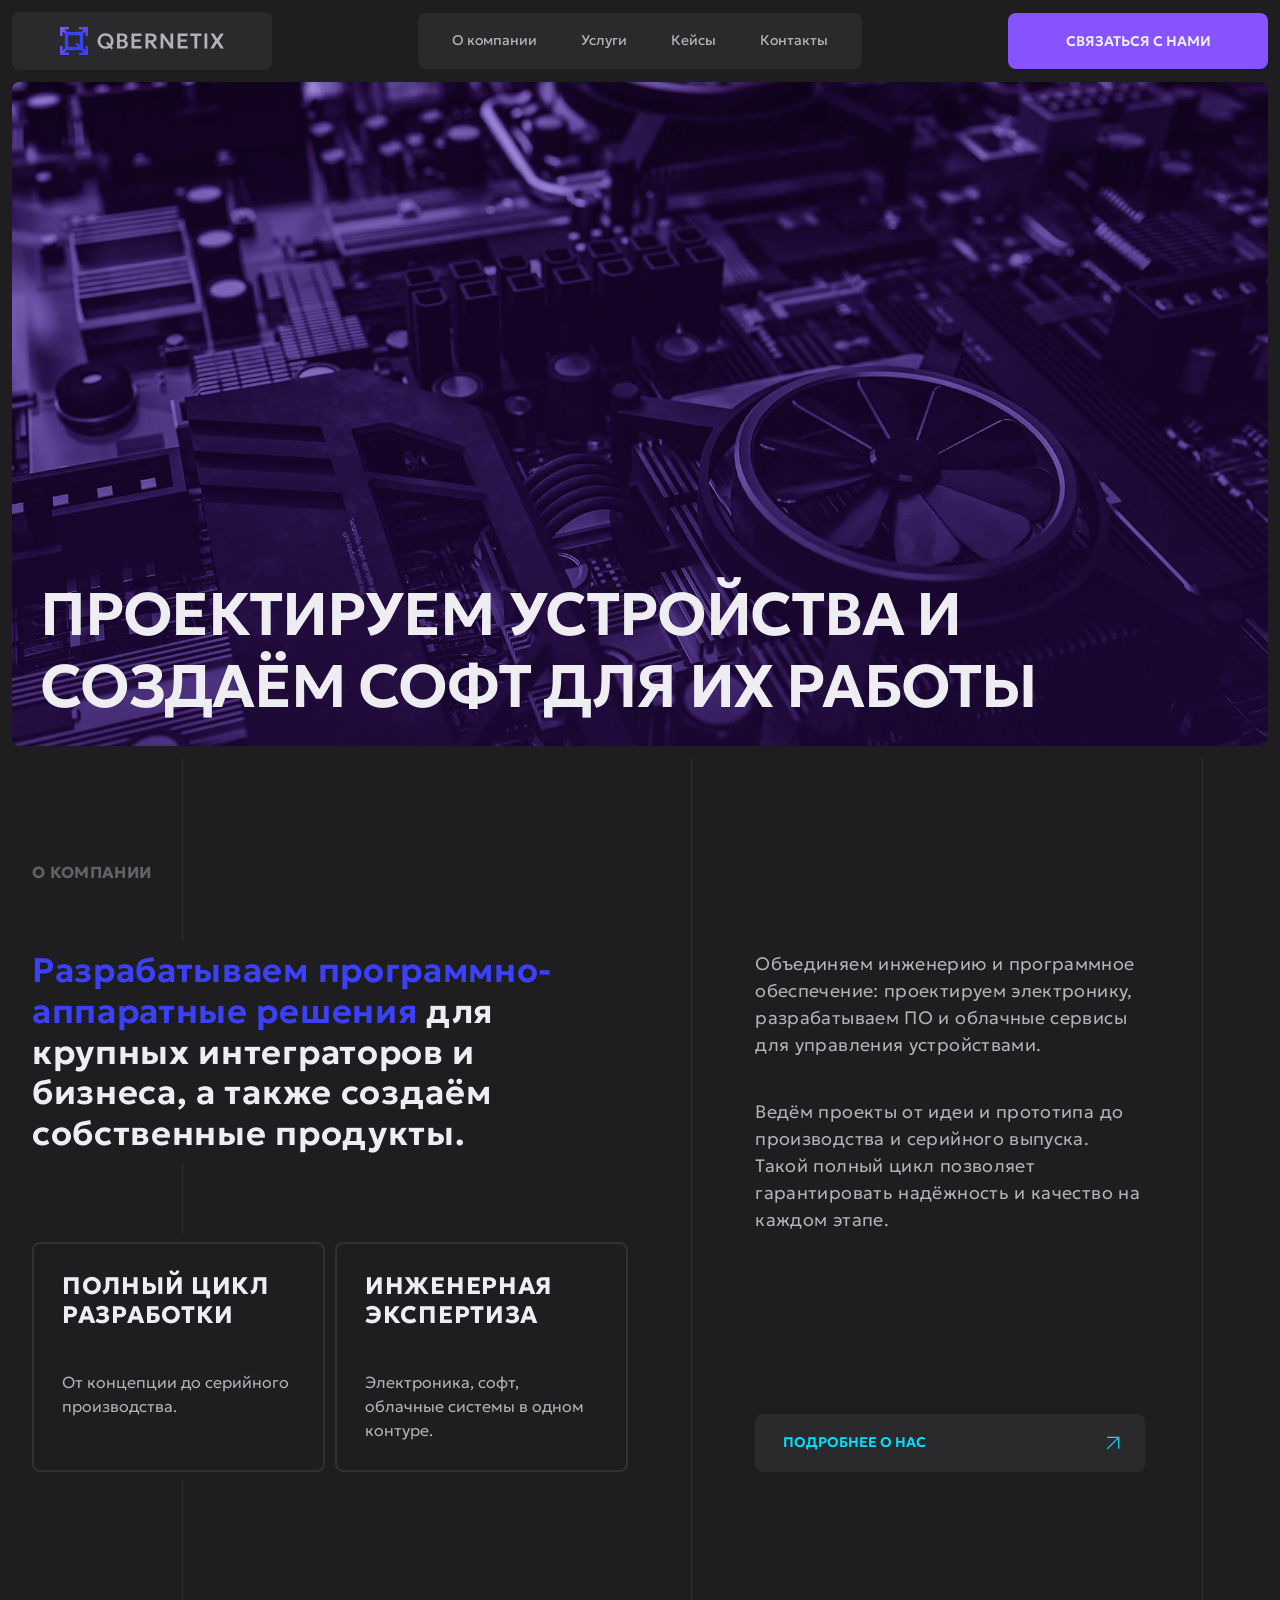
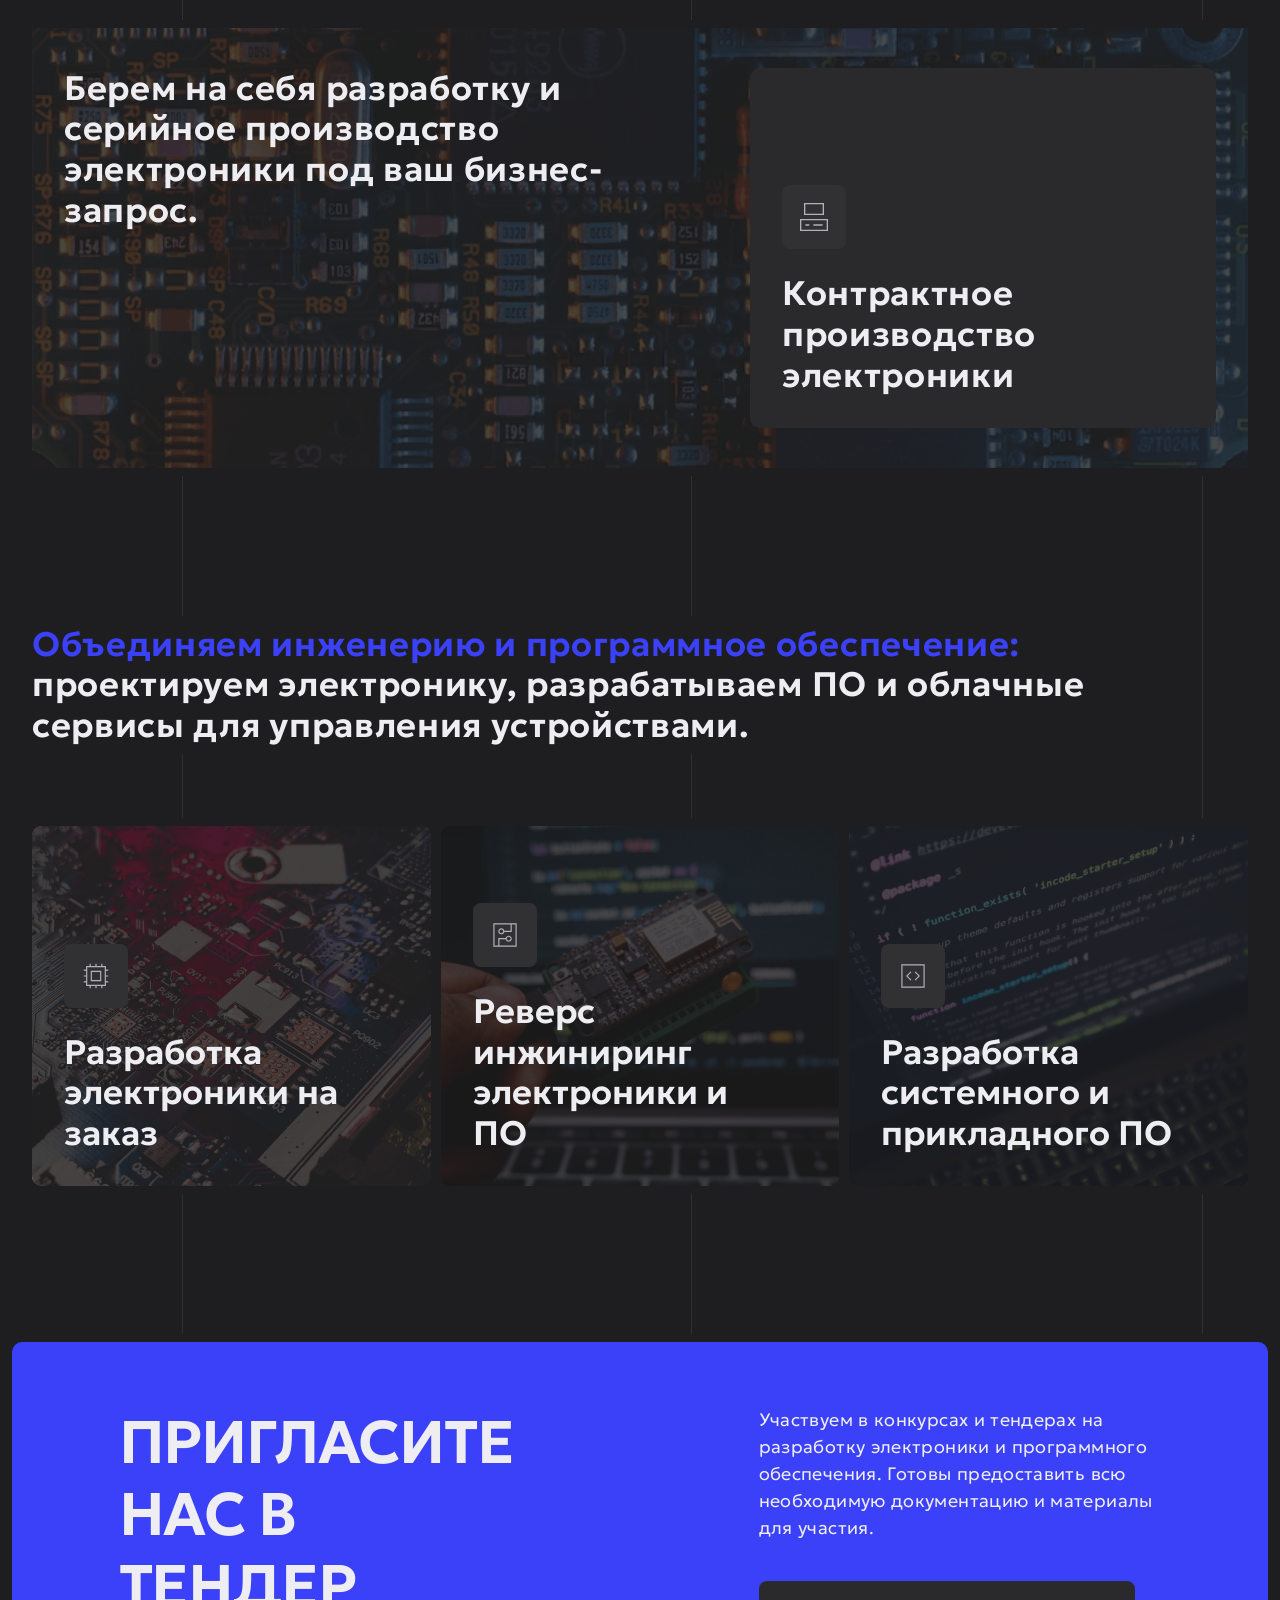
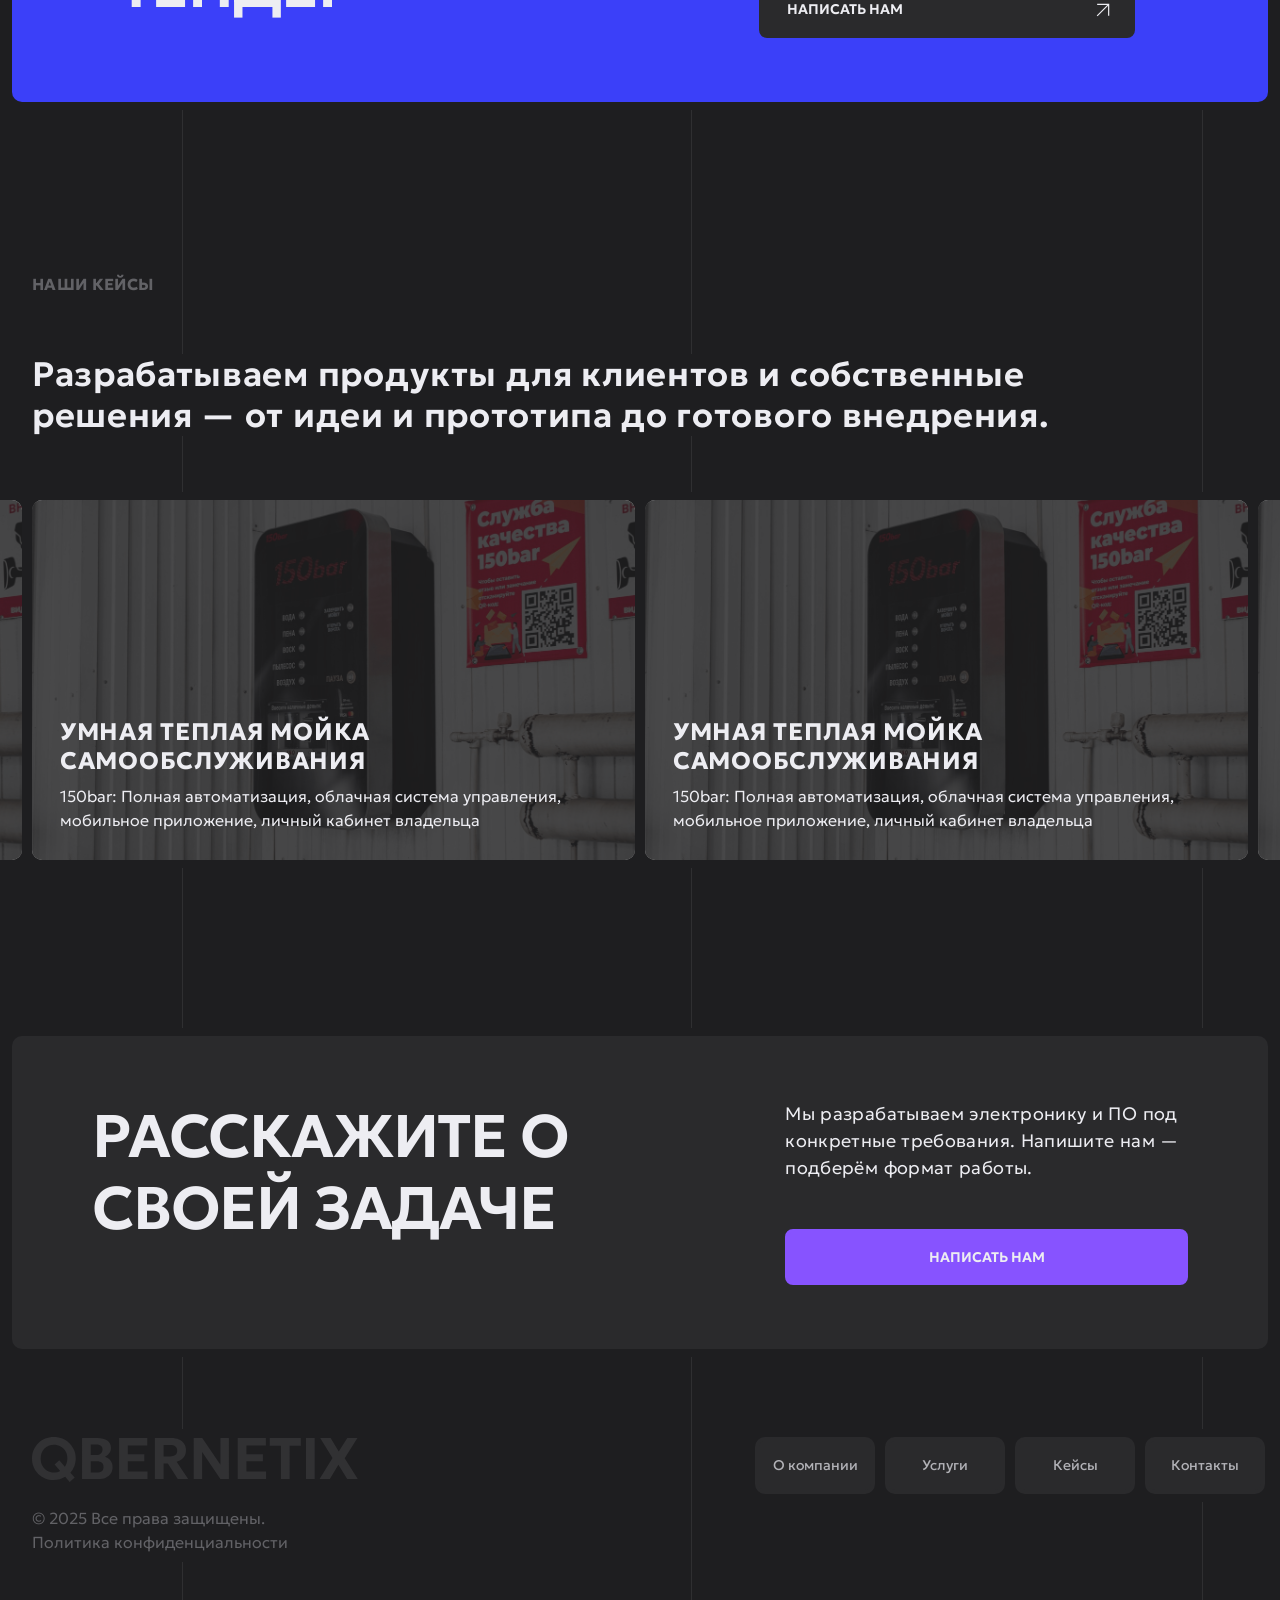
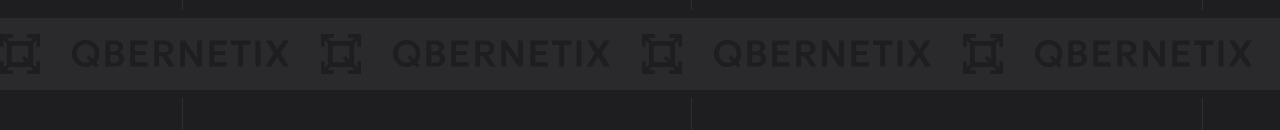
<file: index.html>
<!DOCTYPE html>
<html lang="ru">
	<head>
		<link rel="stylesheet" type="text/css" href="css/normalize.css" media="screen">
		<link rel="stylesheet" type="text/css" href="libs/bootstrap5/bootstrap.min.css" media="screen">
		<link rel="stylesheet" type="text/css" href="css/swiper-bundle.min.css" media="screen">
		<link rel="stylesheet icon" type="text/css" href="css/style.css" media="screen">
		<meta name="viewport" content="width=device-width, initial-scale=1.0">
		<meta charset="UTF-8">
		<title>Title</title>
	</head>
	<body>
		<div class="wrapper">
			<div class="page-lines">
				<span class="line line-1"></span>
				<span class="line line-2"></span>
				<span class="line line-3"></span>
			</div>

			
			<header class="header">
				<div class="container-fluid">
					<nav class="navbar navbar-expand-lg">
					<a class="navbar-brand" href="index.html">
						<span><img src="images/logo.svg" alt=""></span>
					</a>

					<div class="navbar-collapse">
						<ul class="navbar-nav">
							<li class="nav-item">
								<a class="nav-link" href="about.html">О компании</a>
							</li>
							<li class="nav-item">
								<a class="nav-link" href="service-all.html">Услуги</a>
							</li>
							<li class="nav-item">
								<a class="nav-link" href="cases.html">Кейсы</a>
							</li>
							<li class="nav-item">
								<a class="nav-link" href="contacts.html">Контакты</a>
							</li>

							<div class="mob">
								<a href="#!" class="purple-btn" data-bs-toggle="modal" data-bs-target="#exampleModal">Связаться с нами</a>
							</div>
						</ul>
						<div class="head-right">
							<a href="#!" class="purple-btn pc" data-bs-toggle="modal" data-bs-target="#exampleModal">Связаться с нами</a>
							<div class="mob">
								<button class="menu-opener">
									<span class="one"></span>
									<span class="two"></span>
									<span class="three"></span>
								</button>
							</div>
						</div>
					</div>
				</nav>
				</div>
			</header>

			<main class="main">
				<section class="main-sec">
					<div class="container-fluid">
						<div class="main-block">
							<div class="main-img">
								<img src="images/main-bg.jpg" alt="">
							</div>
							<div class="main-text">
								<h1 class="h1">Проектируем устройства <br> и создаём софт для их работы</h1>
							</div>
						</div>
					</div>
				</section>

				<section class="home-about">
					<div class="container">
						<div class="subtitle">
							<h2 class="subtitle-text">О компании</h2>
						</div>
						
						<div class="row">
							<div class="col-lg-6">
								<div class="home-about__title block py-8">
									<h3 class="h3"><span class="blue-text">Разрабатываем программно-аппаратные решения</span> для крупных интеграторов и бизнеса, а также создаём собственные продукты.</h3>
								</div>
								<div class="ha-block block py-8">
									<div class="row rov-10">
										<div class="col-6">
											<div class="home-about__item">
												<h4 class="h4">Полный цикл <br>разработки</h4>
												<p>От концепции до серийного производства.</p>
											</div>
										</div>
										<div class="col-6">
											<div class="home-about__item">
												<h4 class="h4">Инженерная <br>экспертиза</h4>
												<p>Электроника, софт, облачные системы в одном контуре.</p>
											</div>
										</div>
									</div>
								</div>
							</div>

							<div class="col-lg-4 mx-auto">
								<div class="home-about__right py-8">
									<div class="home-about-right__text">
										<p class="text-default">Объединяем инженерию и программное обеспечение: проектируем электронику, разрабатываем ПО и облачные сервисы для управления устройствами.</p>
										<p class="text-default">Ведём проекты от идеи и прототипа до производства и серийного выпуска. Такой полный цикл позволяет гарантировать надёжность и качество на каждом этапе.</p>
									</div>
									<div class="home-about__link">
										<a href="#" class="btn-link">
											<span class="text">Подробнее о нас</span>
											<svg width="24" height="24" viewBox="0 0 24 24" fill="none" xmlns="http://www.w3.org/2000/svg">
												<path d="M19.5 19H18.0769V6.92928L5.50618 19.5L4.5 18.4938L17.0707 5.9231H5V4.5H19.5V19Z" fill="#00E0FF"/>
											</svg>
										</a>
									</div>
								</div>
							</div>
						</div>
					</div>
				</section>

				<section class="development-sec">
					<div class="container">
						<div class="py-8">
							<div class="development-block">
								<div class="development-bg">
									<img src="images/development-bg.png" alt="">
								</div>
								<div class="row">
									<div class="col-lg-6">
										<div class="development-text">
											<h3 class="h3">Берем на себя разработку и серийное производство электроники под ваш бизнес-запрос.</h3>
										</div>
									</div>
									<div class="col-lg-5">
										<a href="#" class="service-link">
											<span class="service-link__icon">
												<svg width="28" height="28" viewBox="0 0 28 28" fill="none" xmlns="http://www.w3.org/2000/svg">
													<path d="M28 16V28H0V16H28ZM1.33333 26.6667H26.6667V17.3333H1.33333V26.6667ZM9.33333 21.3333V22.6667H5.33333V21.3333H9.33333ZM22.6667 21.3333V22.6667H13.3333V21.3333H22.6667ZM24 0V12H4V0H24ZM5.33333 10.6667H22.6667V1.33333H5.33333V10.6667Z" fill="#B2B2B7"/>
												</svg>
											</span>
											<h3 class="h3">Контрактное <br>производство электроники</h3>
										</a>
									</div>
								</div>
							</div>
						</div>
					</div>
				</section>

				<section class="home-service">
					<div class="container">
						<div class="home-service__title py-8"> 
							<h3 class="h3"><span class="blue-text">Объединяем инженерию и программное обеспечение:</span> проектируем электронику, разрабатываем ПО и облачные сервисы для управления устройствами.</h3>
						</div>
						<div class="row rov-10 py-8">
							<div class="col-lg-4">
								<a href="#" class="service-card">
									<span class="service-card__bg">
										<img src="images/service-card-bg.png" alt="">
									</span>
									<span class="service-card__icon">
										<svg width="32" height="32" viewBox="0 0 32 32" fill="none" xmlns="http://www.w3.org/2000/svg">
											<path d="M22 27.3333H16.6667V30H15.3333V27.3333H10V30H8.66667V27.3333H4.66667V23.3333H2V22H4.66667V16.6667H2V15.3333H4.66667V10H2V8.66667H4.66667V4.66667H8.66667V2H10V4.66667H15.3333V2H16.6667V4.66667H22V2H23.3333V4.66667H27.3333V8.66667H30V10H27.3333V15.3333H30V16.6667H27.3333V22H30V23.3333H27.3333V27.3333H23.3333V30H22V27.3333ZM6 26H26V6H6V26ZM22 10V22H10V10H22ZM11.3333 20.6667H20.6667V11.3333H11.3333V20.6667Z" fill="#B2B2B7"/>
										</svg>
									</span>
									<h3 class="h3">Разработка <br> электроники на заказ</h3>
								</a>
							</div>
							<div class="col-lg-4">
								<a href="#" class="service-card">
									<span class="service-card__bg">
										<img src="images/service-card-bg2.png" alt="">
									</span>
									<span class="service-card__icon">
										<svg width="32" height="32" viewBox="0 0 32 32" fill="none" xmlns="http://www.w3.org/2000/svg">
											<path d="M29.3334 2.66675V29.3334H2.66669V2.66675H29.3334ZM22.3705 20.2221C22.3703 19.0358 21.4083 18.0743 20.222 18.0743C19.0358 18.0744 18.0744 19.0359 18.0742 20.2221C18.0742 21.4084 19.0357 22.3704 20.222 22.3705C21.4084 22.3705 22.3705 21.4085 22.3705 20.2221ZM23.7038 20.2221C23.7038 22.1449 22.1448 23.7039 20.222 23.7039C18.5273 23.7038 17.1157 22.4926 16.8047 20.8888H9.62958V28.0001H28V4.00008H23.7038V12.4447H15.1947C14.8835 14.0483 13.4726 15.2591 11.778 15.2592C9.85532 15.2592 8.29636 13.7007 8.29624 11.7781C8.29624 9.85531 9.85525 8.29631 11.778 8.29631C13.4727 8.29641 14.8844 9.50754 15.1953 11.1114H22.3705V4.00008H4.00002V28.0001H8.29624V19.5554H16.8054C17.1165 17.9518 18.5275 16.7411 20.222 16.741C22.1447 16.741 23.7037 18.2994 23.7038 20.2221ZM9.62958 11.7781C9.62969 12.9644 10.5917 13.9259 11.778 13.9259C12.9642 13.9257 13.9257 12.9643 13.9258 11.7781C13.9258 10.5918 12.9643 9.62976 11.778 9.62964C10.5916 9.62964 9.62958 10.5917 9.62958 11.7781Z" fill="#B2B2B7"/>
										</svg>
									</span>
									<h3 class="h3">Реверс инжиниринг электроники и ПО</h3>
								</a>
							</div>
							<div class="col-lg-4">
								<a href="#" class="service-card">
									<span class="service-card__bg">
										<img src="images/service-card-bg3.png" alt="">
									</span>
									<span class="service-card__icon">
										<svg width="32" height="32" viewBox="0 0 32 32" fill="none" xmlns="http://www.w3.org/2000/svg">
											<path d="M29.3333 2.66675V29.3334H2.66663V2.66675H29.3333ZM3.99996 28.0001H28V4.00008H3.99996V28.0001ZM14.1282 11.7781L9.90556 16.0001L14.1282 20.2221L13.1849 21.1648L8.02014 16.0001L13.1849 10.8354L14.1282 11.7781ZM23.9798 16.0001L18.8151 21.1648L17.8717 20.2221L22.0937 16.0001L17.8717 11.7781L18.8151 10.8354L23.9798 16.0001Z" fill="#B2B2B7"/>
										</svg>
									</span>
									<h3 class="h3">Разработка системного и прикладного ПО</h3>
								</a>
							</div>
						</div>
					</div>
				</section>

				<section class="tender-sec">
					<div class="container-fluid">
						<div class="py-8">
							<div class="tender-block">
								<div class="row">
									<div class="col-lg-4 mx-auto">
										<div class="tender-block__title">
											<span class="h1">Пригласите нас в тендер</span>
										</div>
									</div>
									<div class="col-lg-4 mx-auto">
										<div class="tender-block__right">
											<p class="text-default">Участвуем в конкурсах и тендерах на разработку электроники и программного обеспечения. Готовы предоставить всю необходимую документацию и материалы для участия.</p>
											<a href="#!" class="black-btn" data-bs-toggle="modal" data-bs-target="#exampleModal">
												<span class="text">Написать нам</span>
												<svg width="24" height="24" viewBox="0 0 24 24" fill="none" xmlns="http://www.w3.org/2000/svg">
													<path d="M19.5 19H18.0769V6.92928L5.50618 19.5L4.5 18.4938L17.0707 5.9231H5V4.5H19.5V19Z" fill="#EDEDF2"/>
												</svg>
											</a>
										</div>
									</div>
								</div>
							</div>
						</div>
					</div>
				</section>

				<section class="case-sec">
					<div class="container">
						<div class="subtitle">
							<span class="subtitle-text">Наши кейсы</span>
						</div>
						<div class="title">
							<h3 class="h3">Разрабатываем продукты для клиентов и собственные решения — от идеи и прототипа до готового внедрения.</h3>
						</div>

						<div class="case-slider">
							<div class="swiper-wrapper">
								<div class="swiper-slide">
									<a href="#" class="case-block">
										<img src="images/case-bg.png" alt="">
										<div class="case-inner">
											<h4 class="h4">Умная теплая мойка самообслуживания</h4>
											<span>150bar: Полная автоматизация, облачная система управления, мобильное приложение, личный кабинет владельца</span>
										</div>
									</a>
								</div>
								<div class="swiper-slide">
									<a href="#" class="case-block">
										<img src="images/case-bg.png" alt="">
										<h4 class="h4">Умная теплая мойка самообслуживания</h4>
										<span>150bar: Полная автоматизация, облачная система управления, мобильное приложение, личный кабинет владельца</span>
									</a>
								</div>
								<div class="swiper-slide">
									<a href="#" class="case-block">
										<img src="images/case-bg.png" alt="">
										<h4 class="h4">Умная теплая мойка самообслуживания</h4>
										<span>150bar: Полная автоматизация, облачная система управления, мобильное приложение, личный кабинет владельца</span>
									</a>
								</div>
								<div class="swiper-slide">
									<a href="#" class="case-block">
										<img src="images/case-bg.png" alt="">
										<h4 class="h4">Умная теплая мойка самообслуживания</h4>
										<span>150bar: Полная автоматизация, облачная система управления, мобильное приложение, личный кабинет владельца</span>
									</a>
								</div>
							</div>
						</div>
					</div>
				</section>

				<section class="tender-sec">
					<div class="container-fluid">
						<div class="py-8">
							<div class="tender-block black">
								<div class="row">
									<div class="col-lg-5 mx-auto">
										<div class="tender-block__title">
											<span class="h1">Расскажите о своей задаче</span>
										</div>
									</div>
									<div class="col-lg-4 mx-auto">
										<div class="tender-block__right">
											<p class="text-default">Мы разрабатываем электронику и ПО под конкретные требования. Напишите нам — подберём формат работы.</p>
											<a href="#!" class="purple-btn" data-bs-toggle="modal" data-bs-target="#exampleModal">Написать нам</a>
										</div>
									</div>
								</div>
							</div>
						</div>
					</div>
				</section>
			</main>

			<footer class="footer">
				<div class="container">
					<div class="footer-block">
						<div class="row">
							<div class="col-lg-7">
								<div class="ftr-logo py-8">
									<img src="images/footer-logo.svg" alt="">
									<div class="ftr-text">
										<span>© 2025 Все права защищены.</span>
										<a href="#">Политика конфиденциальности</a>
									</div>
								</div>
							</div>
							<div class="col-lg-5">
								<div class="ftr-menu">
									<a href="about.html">О компании</a>
									<a href="service-all.html">Услуги</a>
									<a href="cases.html">Кейсы</a>
									<a href="contacts.html">Контакты</a>
								</div>
							</div>
						</div>
					</div>
				</div>

				<div class="py-8">
					<div class="marquee">
						<div class="marquee-track">
							<div class="marquee-inner">
								<span><img src="images/marquee-icon.svg" alt=""></span>
								<span><img src="images/marquee-text.svg" alt=""></span>
								<span><img src="images/marquee-icon.svg" alt=""></span>
								<span><img src="images/marquee-text.svg" alt=""></span>
								<span><img src="images/marquee-icon.svg" alt=""></span>
								<span><img src="images/marquee-text.svg" alt=""></span>
								<span><img src="images/marquee-icon.svg" alt=""></span>
								<span><img src="images/marquee-text.svg" alt=""></span>
							</div>
	
							<div class="marquee-inner">
								<span><img src="images/marquee-icon.svg" alt=""></span>
								<span><img src="images/marquee-text.svg" alt=""></span>
								<span><img src="images/marquee-icon.svg" alt=""></span>
								<span><img src="images/marquee-text.svg" alt=""></span>
								<span><img src="images/marquee-icon.svg" alt=""></span>
								<span><img src="images/marquee-text.svg" alt=""></span>
								<span><img src="images/marquee-icon.svg" alt=""></span>
								<span><img src="images/marquee-text.svg" alt=""></span>
							</div>
						</div>
					</div>
				</div>
			</footer>
		</div>


		<!-- Modal -->
        <div class="modal fade" id="exampleModal" tabindex="-1" aria-labelledby="exampleModalLabel" aria-hidden="true">
            <div class="modal-dialog modal-dialog-centered">
                <div class="modal-content">
                    <div class="modal-header">
                        <h3 class="modal-title h3" id="exampleModalLabel">Оставьте заявку</h3>
                        <button type="button" class="btn-close" data-bs-dismiss="modal" aria-label="Close">
                            <svg width="24" height="24" viewBox="0 0 24 24" fill="none" xmlns="http://www.w3.org/2000/svg">
                                <path d="M18.8943 6.16613L13.0607 11.9998L18.8943 17.8334L17.8336 18.8941L12 13.0604L6.16637 18.8941L5.10571 17.8334L10.9393 11.9998L5.10571 6.16613L6.16637 5.10547L12 10.9391L17.8336 5.10547L18.8943 6.16613Z" fill="#EDEDF2"/>
                            </svg>
                        </button>
                    </div>
                    <div class="modal-body">
                        <form action="#" id="modal-form__id">
                            <div class="contacts-form">
                                <div class="form-group name">
                                    <input type="text" name="name" placeholder="Фамилия Имя Отчество" required="">
                                </div>
                                <div class="form-group name-company">
                                    <input type="text" name="name-company" placeholder="Название вашей компании" required="">
                                </div>
                                <div class="form-group tel">
                                    <input type="tel" name="phone" placeholder="+7 (923) 000-17-18" required="">
                                </div>
                                <div class="form-group message">
                                    <textarea name="question" placeholder="Задайте свой вопрос"></textarea>
                                </div>
                                <div class="contact-form__btn">
                                    <p>Нажимая на кнопку «Отправить», вы даете согласие на обработку персональных данных и соглашаетесь с Политикой конфиденциальности</p>
                                    <button type="submit" class="purple-btn">Отправить</button>
                                </div>
                            </div>
                        </form>
                    </div>
                </div>
            </div>
        </div>

		<script src="js/jquery-3.7.0.min.js"></script>
		<script src="libs/bootstrap5/popper.js"></script>
		<script src="libs/bootstrap5/bootstrap.min.js"></script>
		<script src="js/swiper-bundle.min.js"></script>
		<script src="https://api-maps.yandex.ru/2.1/?lang=ru_RU"></script>
		<script src="js/script.js"></script>
	</body>
</html>
</file>
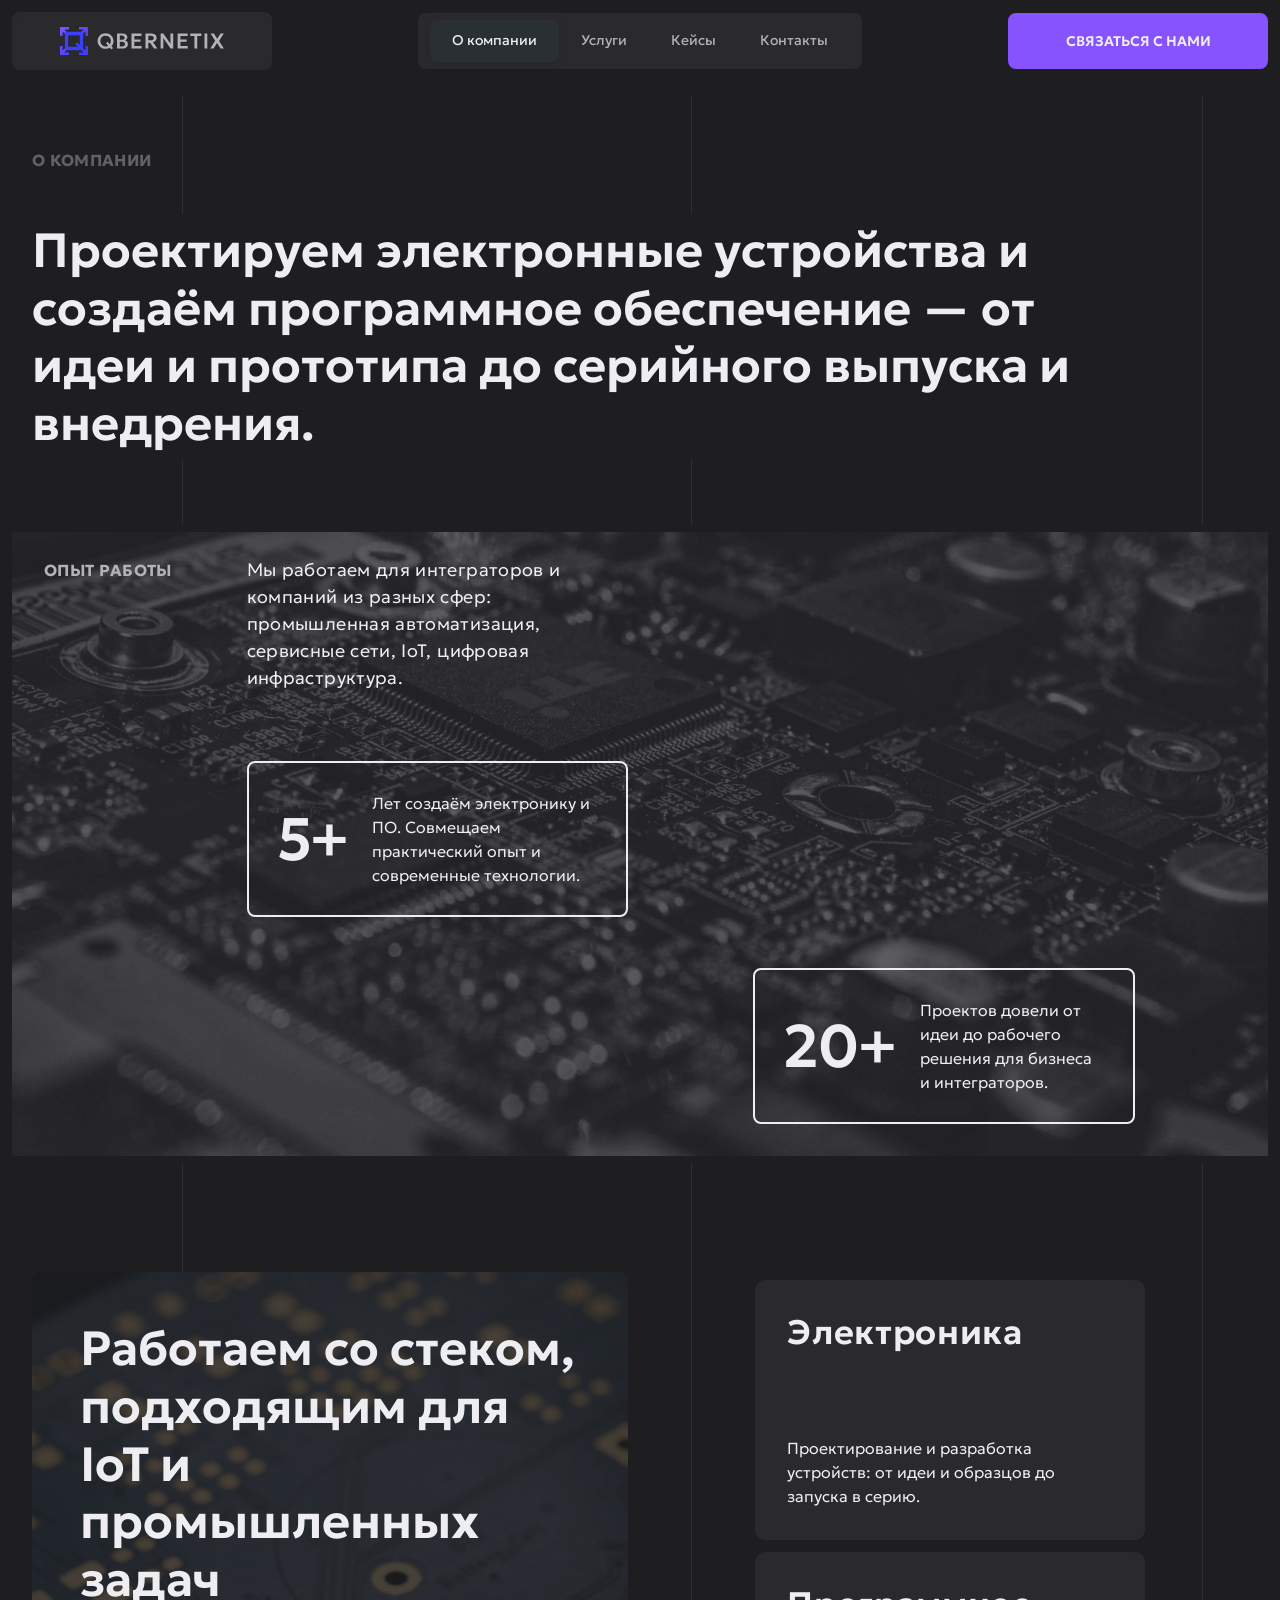
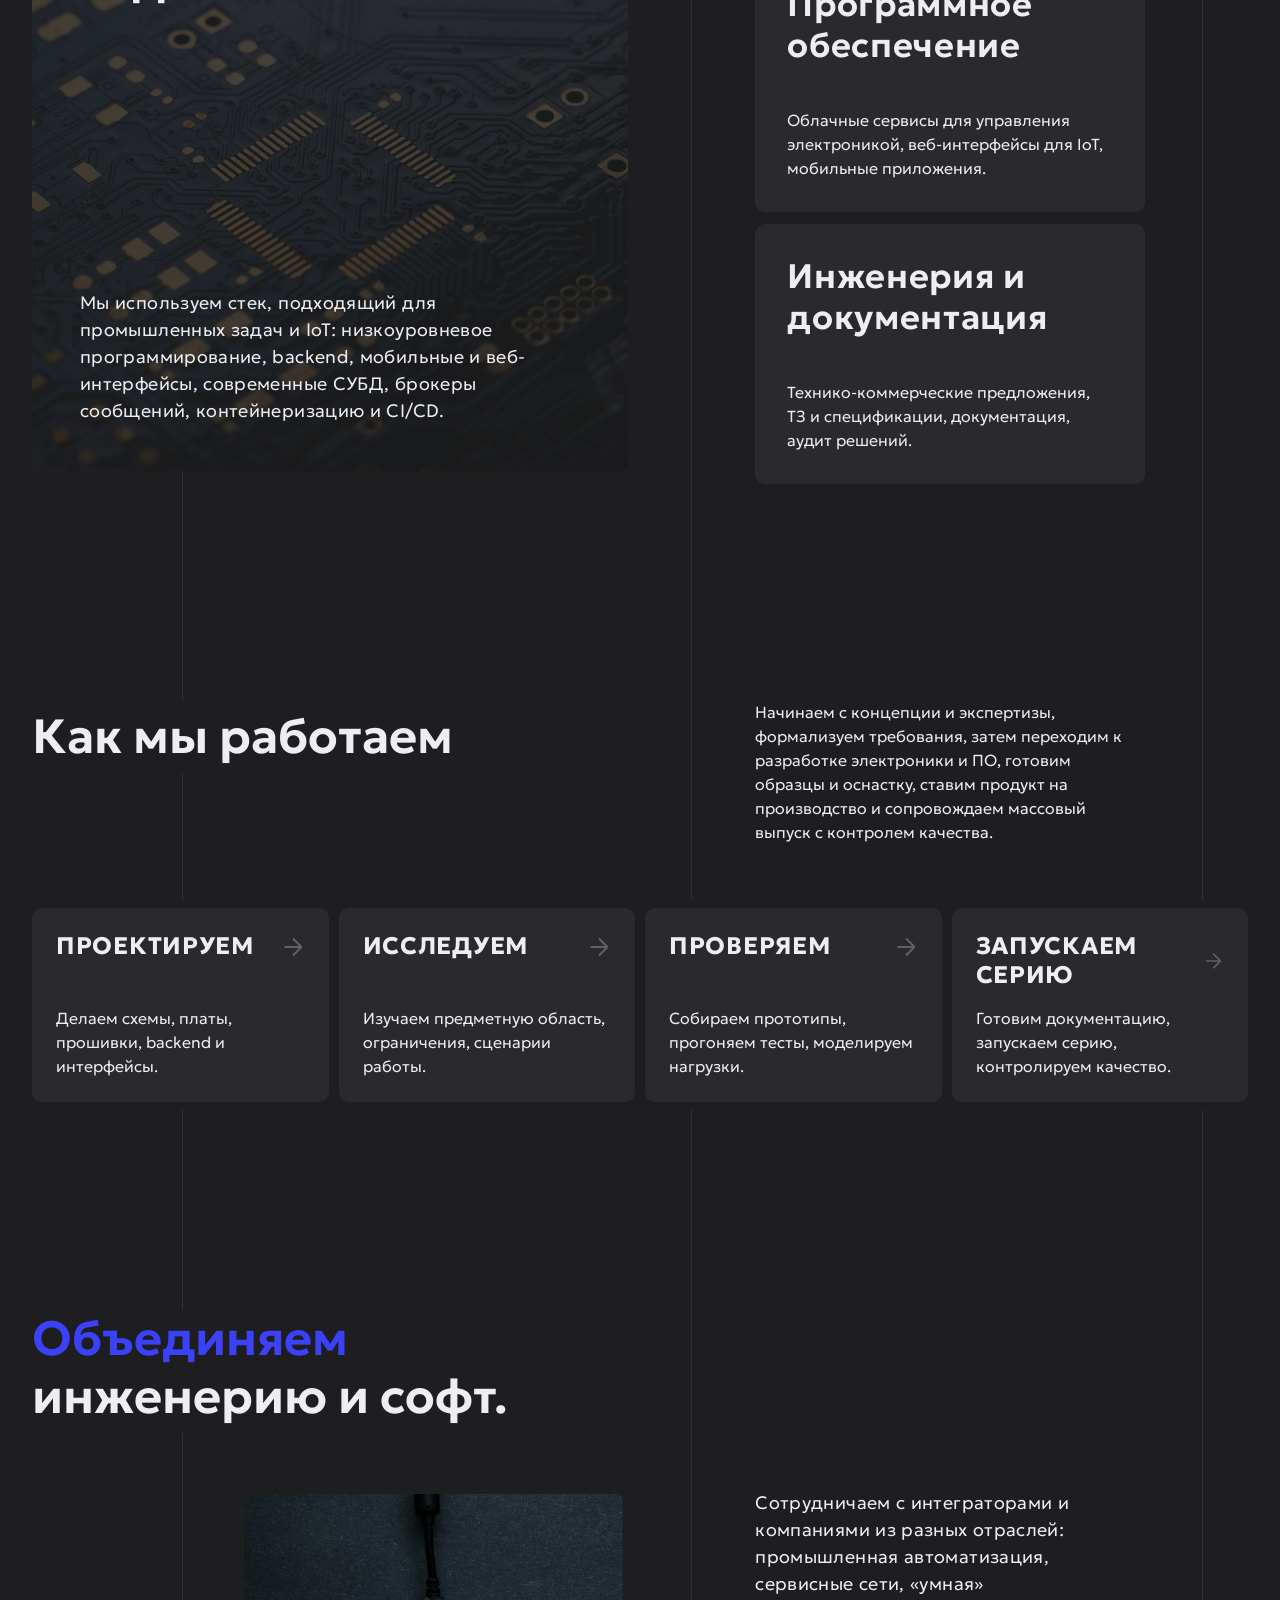
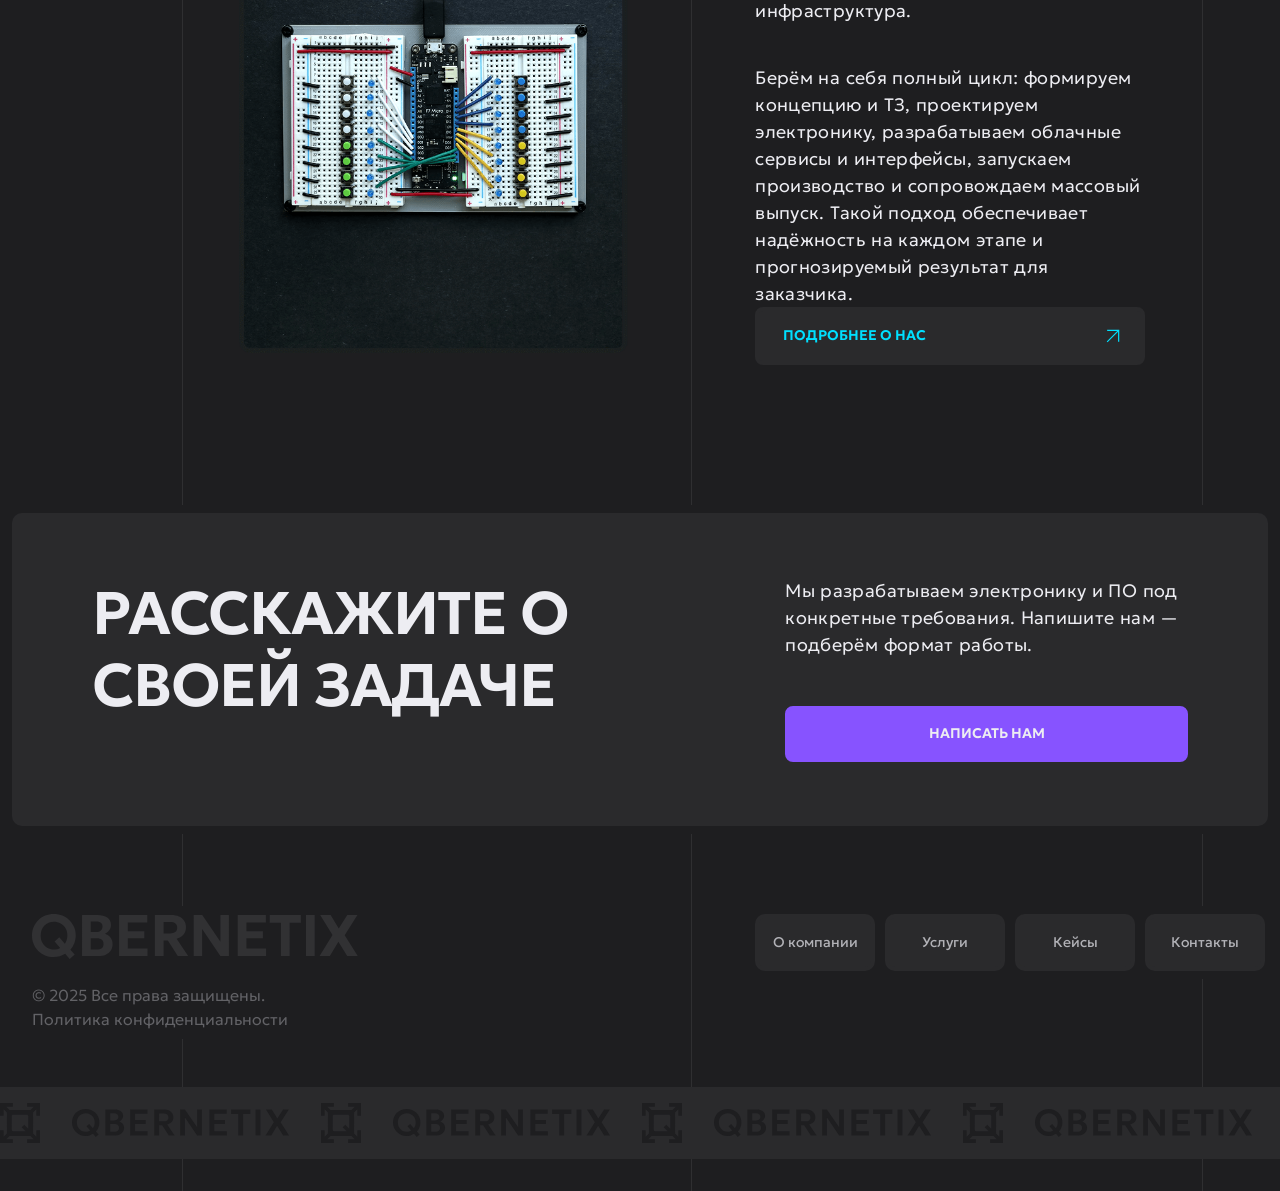
<file: about.html>
<!DOCTYPE html>
<html lang="ru">
	<head>
		<link rel="stylesheet" type="text/css" href="css/normalize.css" media="screen">
		<link rel="stylesheet" type="text/css" href="libs/bootstrap5/bootstrap.min.css" media="screen">
		<link rel="stylesheet" type="text/css" href="css/swiper-bundle.min.css" media="screen">
		<link rel="stylesheet icon" type="text/css" href="css/style.css" media="screen">
		<meta name="viewport" content="width=device-width, initial-scale=1.0">
		<meta charset="UTF-8">
		<title>Title</title>
	</head>
	<body>
		<div class="wrapper">
			<div class="page-lines">
				<span class="line line-1"></span>
				<span class="line line-2"></span>
				<span class="line line-3"></span>
			</div>

			
			<header class="header">
				<div class="container-fluid">
					<nav class="navbar navbar-expand-lg">
					<a class="navbar-brand" href="index.html">
						<span><img src="images/logo.svg" alt=""></span>
					</a>

					<div class="navbar-collapse">
						<ul class="navbar-nav">
							<li class="nav-item">
								<a class="nav-link active" href="about.html">О компании</a>
							</li>
							<li class="nav-item">
								<a class="nav-link" href="service-all.html">Услуги</a>
							</li>
							<li class="nav-item">
								<a class="nav-link" href="cases.html">Кейсы</a>
							</li>
							<li class="nav-item">
								<a class="nav-link" href="contacts.html">Контакты</a>
							</li>

                            <div class="mob">
								<a href="#!" class="purple-btn" data-bs-toggle="modal" data-bs-target="#exampleModal">Связаться с нами</a>
							</div>
						</ul>
						<div class="head-right">
							<a href="#!" class="purple-btn pc" data-bs-toggle="modal" data-bs-target="#exampleModal">Связаться с нами</a>
							<div class="mob">
								<button class="menu-opener">
									<span class="one"></span>
									<span class="two"></span>
									<span class="three"></span>
								</button>
							</div>
						</div>
					</div>
				</nav>
				</div>
			</header>

			<main class="main">
				<section class="about-sec">
                    <div class="container">
                        <div class="subtitle">
                            <spab class="subtitle-text">О компании</spab>
                        </div>
                        <div class="title py-8">
                            <h2 class="h2">Проектируем электронные устройства и создаём программное обеспечение — от идеи и прототипа до серийного выпуска и внедрения.</h2>
                        </div>
                    </div>
                </section>

                <section class="experiance-sec">
                    <div class="container-fluid">
                        <div class="py-8">
                            <div class="experiance-block">
                                <div class="experiance-bg">
                                    <img src="images/experiane-bg.jpg" alt="">
                                </div>
                                <div class="row">
                                    <div class="col-lg-2 col-md-4">
                                        <div class="subtitle">
                                            <span class="subtitle-text">Опыт работы</span>
                                        </div>
                                    </div>
                                    <div class="col-lg-4 col-md-6">
                                        <div class="experiance-text">
                                            <p class="text-default">Мы работаем для интеграторов и компаний из разных сфер: промышленная автоматизация, сервисные сети, IoT, цифровая инфраструктура.</p>
                                        </div>
    
                                        <div class="experiance-info center">
                                            <span class="h1">5+</span>
                                            <p>Лет создаём электронику и ПО. Совмещаем практический опыт и современные технологии.</p>
                                        </div>
                                    </div>
    
                                    <div class="col-lg-4 col-md-6 offset-lg-1 offset-md-4">
                                        <div class="mt-auto">
                                            <div class="experiance-info">
                                                <span class="h1">20+</span>
                                                <p>Проектов довели от идеи до рабочего решения для бизнеса и интеграторов.</p>
                                            </div>
                                        </div>
                                    </div>
                                </div>
                            </div>
                        </div>
                    </div>
                </section>

                <section class="task-sec">
                    <div class="container">
                        <div class="py-8">
                            <div class="row">
                                <div class="col-lg-6 col-md-9">
                                    <div class="task-block">
                                        <div class="task-bg">
                                            <img src="images/task-bg.png" alt="">
                                        </div>
                                        <h2 class="h2">Работаем со стеком, подходящим для IoT и промышленных задач</h2>
                                        <p class="text-default">Мы используем стек, подходящий для промышленных задач и IoT: низкоуровневое программирование, backend, мобильные и веб-интерфейсы, современные СУБД, брокеры сообщений, контейнеризацию и CI/CD.</p>
                                    </div>
                                </div>

                                <div class="col-lg-4 col-md-9 mx-auto">
                                    <div class="py-8">
                                        <div class="task-items">
                                            <div class="task-item">
                                                <h3 class="h3">Электроника</h3>
                                                <p>Проектирование и разработка устройств: от идеи и образцов до запуска в серию.</p>
                                            </div>
                                            <div class="task-item">
                                                <h3 class="h3">Программное обеспечение</h3>
                                                <p>Облачные сервисы для управления электроникой, веб-интерфейсы для IoT, мобильные приложения.</p>
                                            </div>
                                            <div class="task-item">
                                                <h3 class="h3">Инженерия и документация</h3>
                                                <p>Технико-коммерческие предложения, ТЗ и спецификации, документация, аудит решений.</p>
                                            </div>
                                        </div>
                                    </div>
                                </div>
                            </div>
                        </div>
                    </div>
                </section>

                <section class="works-sec">
                    <div class="container">
                        <div class="works-block">
                            <div class="row">
                                <div class="col-lg-6">
                                    <div class="title py-8">
                                        <h2 class="h2">Как мы работаем</h2>
                                    </div>
                                </div>
                                <div class="col-lg-4 mx-auto">
                                    <div class="works-text">
                                        <p>Начинаем с концепции и экспертизы, формализуем требования, затем переходим к разработке электроники и ПО, готовим образцы и оснастку, ставим продукт на производство и сопровождаем массовый выпуск с контролем качества.</p>
                                    </div>
                                </div>
                            </div>
                        </div>

                        <div class="py-8 d-md-flex">
                            <div class="row rov-10">
                                <div class="col-lg-3">
                                    <div class="works-items">
                                        <h4 class="h4">
                                            Проектируем
                                            <svg width="24" height="24" viewBox="0 0 24 24" fill="none" xmlns="http://www.w3.org/2000/svg">
                                                <path d="M3.51465 12H20.4852M20.4852 12L11.9999 20.4853M20.4852 12L11.9999 3.51472" stroke="#626266" stroke-width="2"/>
                                            </svg>
                                        </h4>
                                        <p>Делаем схемы, платы, прошивки, backend и интерфейсы.</p>
                                    </div>
                                </div>
                                <div class="col-lg-3">
                                    <div class="works-items">
                                        <h4 class="h4">
                                            Исследуем
                                            <svg width="24" height="24" viewBox="0 0 24 24" fill="none" xmlns="http://www.w3.org/2000/svg">
                                                <path d="M3.51465 12H20.4852M20.4852 12L11.9999 20.4853M20.4852 12L11.9999 3.51472" stroke="#626266" stroke-width="2"/>
                                            </svg>
                                        </h4>
                                        <p>Изучаем предметную область, ограничения, сценарии работы.</p>
                                    </div>
                                </div>
                                <div class="col-lg-3">
                                    <div class="works-items">
                                        <h4 class="h4">
                                            Проверяем
                                            <svg width="24" height="24" viewBox="0 0 24 24" fill="none" xmlns="http://www.w3.org/2000/svg">
                                                <path d="M3.51465 12H20.4852M20.4852 12L11.9999 20.4853M20.4852 12L11.9999 3.51472" stroke="#626266" stroke-width="2"/>
                                            </svg>
                                        </h4>
                                        <p>Собираем прототипы, прогоняем тесты, моделируем нагрузки.</p>
                                    </div>
                                </div>
                                <div class="col-lg-3">
                                    <div class="works-items">
                                        <h4 class="h4">
                                            Запускаем серию
                                            <svg width="24" height="24" viewBox="0 0 24 24" fill="none" xmlns="http://www.w3.org/2000/svg">
                                                <path d="M3.51465 12H20.4852M20.4852 12L11.9999 20.4853M20.4852 12L11.9999 3.51472" stroke="#626266" stroke-width="2"/>
                                            </svg>
                                        </h4>
                                        <p>Готовим документацию, запускаем серию, контролируем качество.</p>
                                    </div>
                                </div>
                            </div>
                        </div>
                    </div>
                </section>

                <section class="soft-sec">
                    <div class="container">
                        <div class="title">
                            <h2 class="h2"><span class="blue-text">Объединяем</span> инженерию и софт.</h2>
                        </div>
                        <div class="row">
                            <div class="col-lg-2 empty-col"></div>
                            <div class="col-lg-4">
                                <div class="soft-img">
                                    <img src="images/soft-img.png" alt="">
                                </div>
                            </div>
                            <div class="col-lg-1 empty-col"></div>
                            <div class="col-lg-4">
                                <div class="soft-block">
                                    <div class="soft-text">
                                        <p>Сотрудничаем с интеграторами и компаниями из разных отраслей: промышленная автоматизация, сервисные сети, «умная» инфраструктура.</p>
                                        <p>Берём на себя полный цикл: формируем концепцию и ТЗ, проектируем электронику, разрабатываем облачные сервисы и интерфейсы, запускаем производство и сопровождаем массовый выпуск. Такой подход обеспечивает надёжность на каждом этапе и прогнозируемый результат для заказчика.</p>
                                    </div>
                                    <div class="soft-btn">
                                        <a href="#" class="btn-link">
											<span class="text">Подробнее о нас</span>
											<svg width="24" height="24" viewBox="0 0 24 24" fill="none" xmlns="http://www.w3.org/2000/svg">
												<path d="M19.5 19H18.0769V6.92928L5.50618 19.5L4.5 18.4938L17.0707 5.9231H5V4.5H19.5V19Z" fill="#00E0FF"/>
											</svg>
										</a>
                                    </div>
                                </div>
                            </div>
                        </div>
                    </div>
                </section>

				<section class="tender-sec">
					<div class="container-fluid">
						<div class="py-8">
							<div class="tender-block black">
								<div class="row">
									<div class="col-lg-5 mx-auto">
										<div class="tender-block__title">
											<span class="h1">Расскажите о своей задаче</span>
										</div>
									</div>
									<div class="col-lg-4 mx-auto">
										<div class="tender-block__right">
											<p class="text-default">Мы разрабатываем электронику и ПО под конкретные требования. Напишите нам — подберём формат работы.</p>
											<a href="#!" class="purple-btn" data-bs-toggle="modal" data-bs-target="#exampleModal">Написать нам</a>
										</div>
									</div>
								</div>
							</div>
						</div>
					</div>
				</section>
			</main>

			<footer class="footer">
				<div class="container">
					<div class="footer-block">
						<div class="row">
							<div class="col-lg-7">
								<div class="ftr-logo py-8">
									<img src="images/footer-logo.svg" alt="">
									<div class="ftr-text">
										<span>© 2025 Все права защищены.</span>
										<a href="#">Политика конфиденциальности</a>
									</div>
								</div>
							</div>
							<div class="col-lg-5">
								<div class="ftr-menu">
									<a href="about.html">О компании</a>
									<a href="service-all.html">Услуги</a>
									<a href="cases.html">Кейсы</a>
									<a href="contacts.html">Контакты</a>
								</div>
							</div>
						</div>
					</div>
				</div>

				<div class="marquee">
					<div class="marquee-track">
						<div class="marquee-inner">
							<span><img src="images/marquee-icon.svg" alt=""></span>
							<span><img src="images/marquee-text.svg" alt=""></span>
							<span><img src="images/marquee-icon.svg" alt=""></span>
							<span><img src="images/marquee-text.svg" alt=""></span>
							<span><img src="images/marquee-icon.svg" alt=""></span>
							<span><img src="images/marquee-text.svg" alt=""></span>
							<span><img src="images/marquee-icon.svg" alt=""></span>
							<span><img src="images/marquee-text.svg" alt=""></span>
						</div>

						<div class="marquee-inner">
							<span><img src="images/marquee-icon.svg" alt=""></span>
							<span><img src="images/marquee-text.svg" alt=""></span>
							<span><img src="images/marquee-icon.svg" alt=""></span>
							<span><img src="images/marquee-text.svg" alt=""></span>
							<span><img src="images/marquee-icon.svg" alt=""></span>
							<span><img src="images/marquee-text.svg" alt=""></span>
							<span><img src="images/marquee-icon.svg" alt=""></span>
							<span><img src="images/marquee-text.svg" alt=""></span>
						</div>
					</div>
				</div>
			</footer>
		</div>

        <!-- Modal -->
        <div class="modal fade" id="exampleModal" tabindex="-1" aria-labelledby="exampleModalLabel" aria-hidden="true">
            <div class="modal-dialog modal-dialog-centered">
                <div class="modal-content">
                    <div class="modal-header">
                        <h3 class="modal-title h3" id="exampleModalLabel">Оставьте заявку</h3>
                        <button type="button" class="btn-close" data-bs-dismiss="modal" aria-label="Close">
                            <svg width="24" height="24" viewBox="0 0 24 24" fill="none" xmlns="http://www.w3.org/2000/svg">
                                <path d="M18.8943 6.16613L13.0607 11.9998L18.8943 17.8334L17.8336 18.8941L12 13.0604L6.16637 18.8941L5.10571 17.8334L10.9393 11.9998L5.10571 6.16613L6.16637 5.10547L12 10.9391L17.8336 5.10547L18.8943 6.16613Z" fill="#EDEDF2"/>
                            </svg>
                        </button>
                    </div>
                    <div class="modal-body">
                        <form action="#" id="modal-form__id">
                            <div class="contacts-form">
                                <div class="form-group name">
                                    <input type="text" name="name" placeholder="Фамилия Имя Отчество" required="">
                                </div>
                                <div class="form-group name-company">
                                    <input type="text" name="name-company" placeholder="Название вашей компании" required="">
                                </div>
                                <div class="form-group tel">
                                    <input type="tel" name="phone" placeholder="+7 (923) 000-17-18" required="">
                                </div>
                                <div class="form-group message">
                                    <textarea name="question" placeholder="Задайте свой вопрос"></textarea>
                                </div>
                                <div class="contact-form__btn">
                                    <p>Нажимая на кнопку «Отправить», вы даете согласие на обработку персональных данных и соглашаетесь с Политикой конфиденциальности</p>
                                    <button type="submit" class="purple-btn">Отправить</button>
                                </div>
                            </div>
                        </form>
                    </div>
                </div>
            </div>
        </div>

		<script src="js/jquery-3.7.0.min.js"></script>
		<script src="libs/bootstrap5/popper.js"></script>
		<script src="libs/bootstrap5/bootstrap.min.js"></script>
		<script src="js/swiper-bundle.min.js"></script>
		<script src="https://api-maps.yandex.ru/2.1/?lang=ru_RU"></script>
		<script src="js/script.js"></script>
	</body>
</html>
</file>
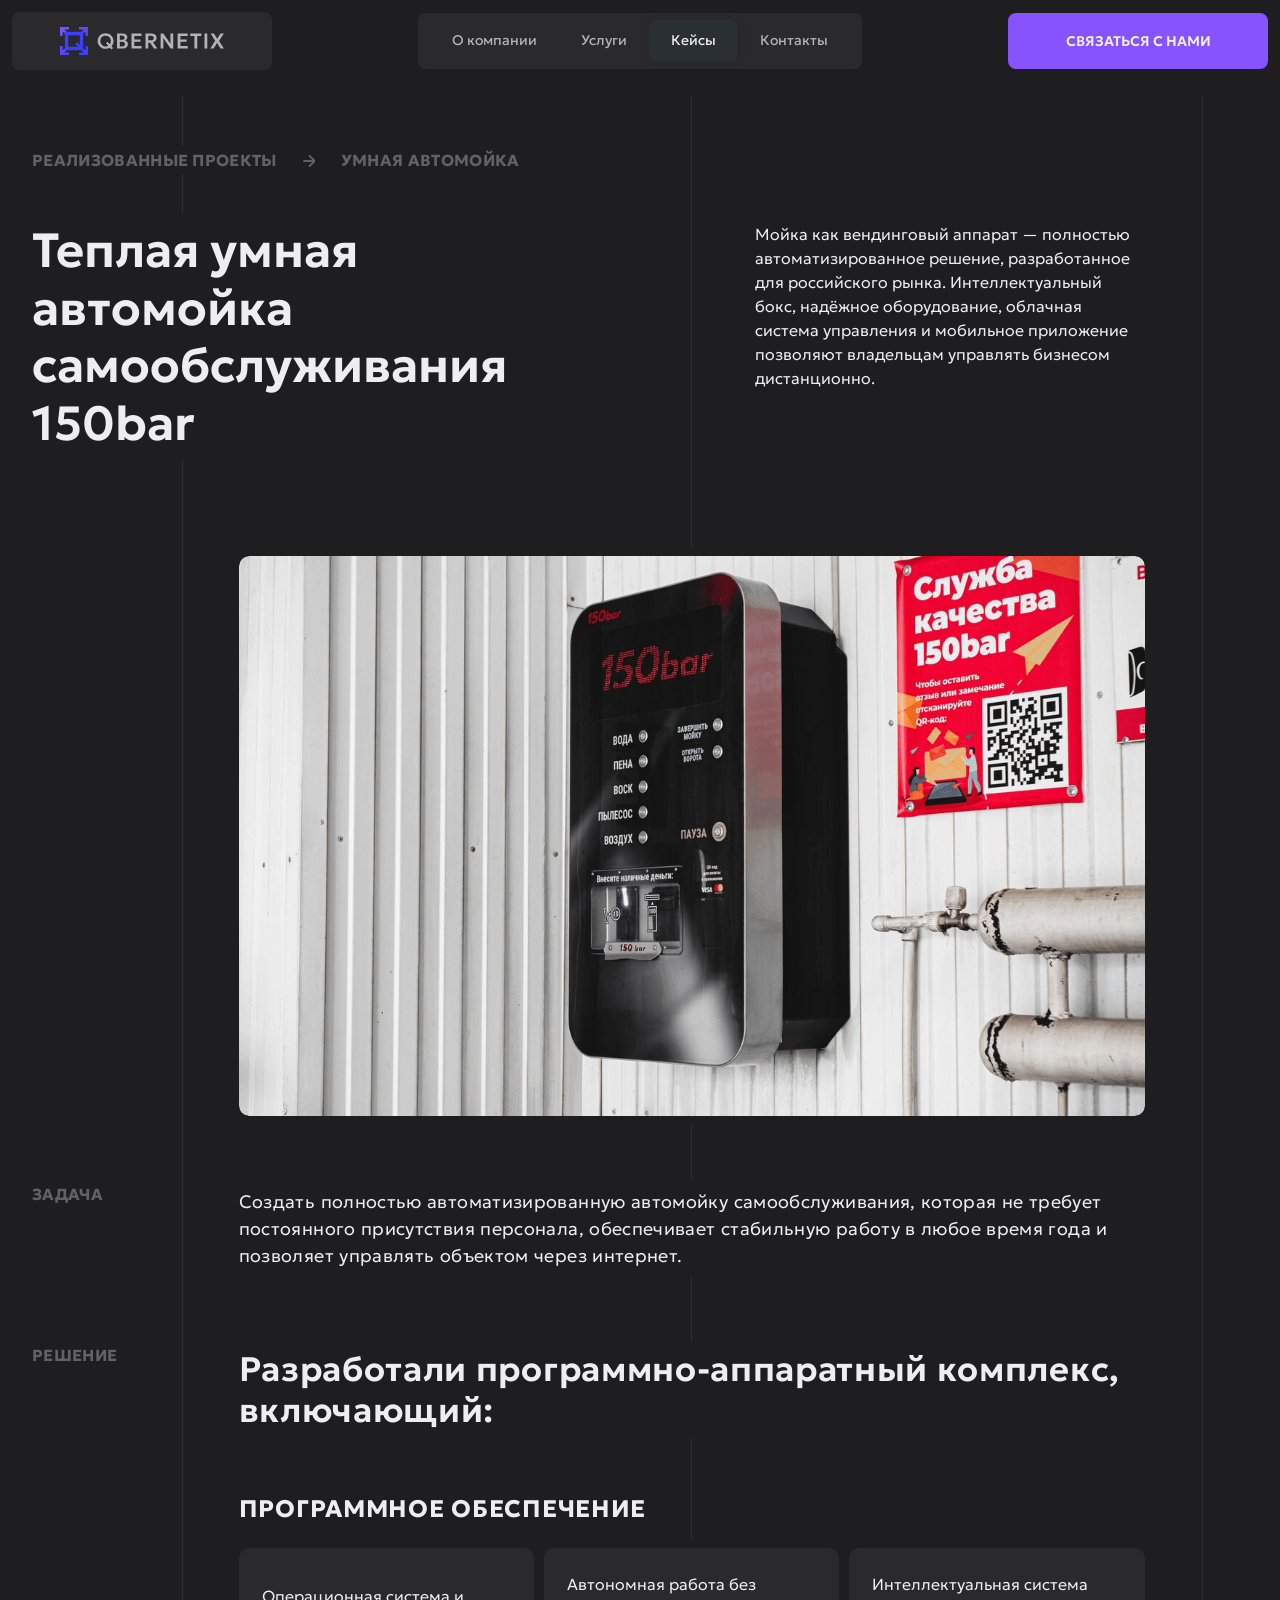
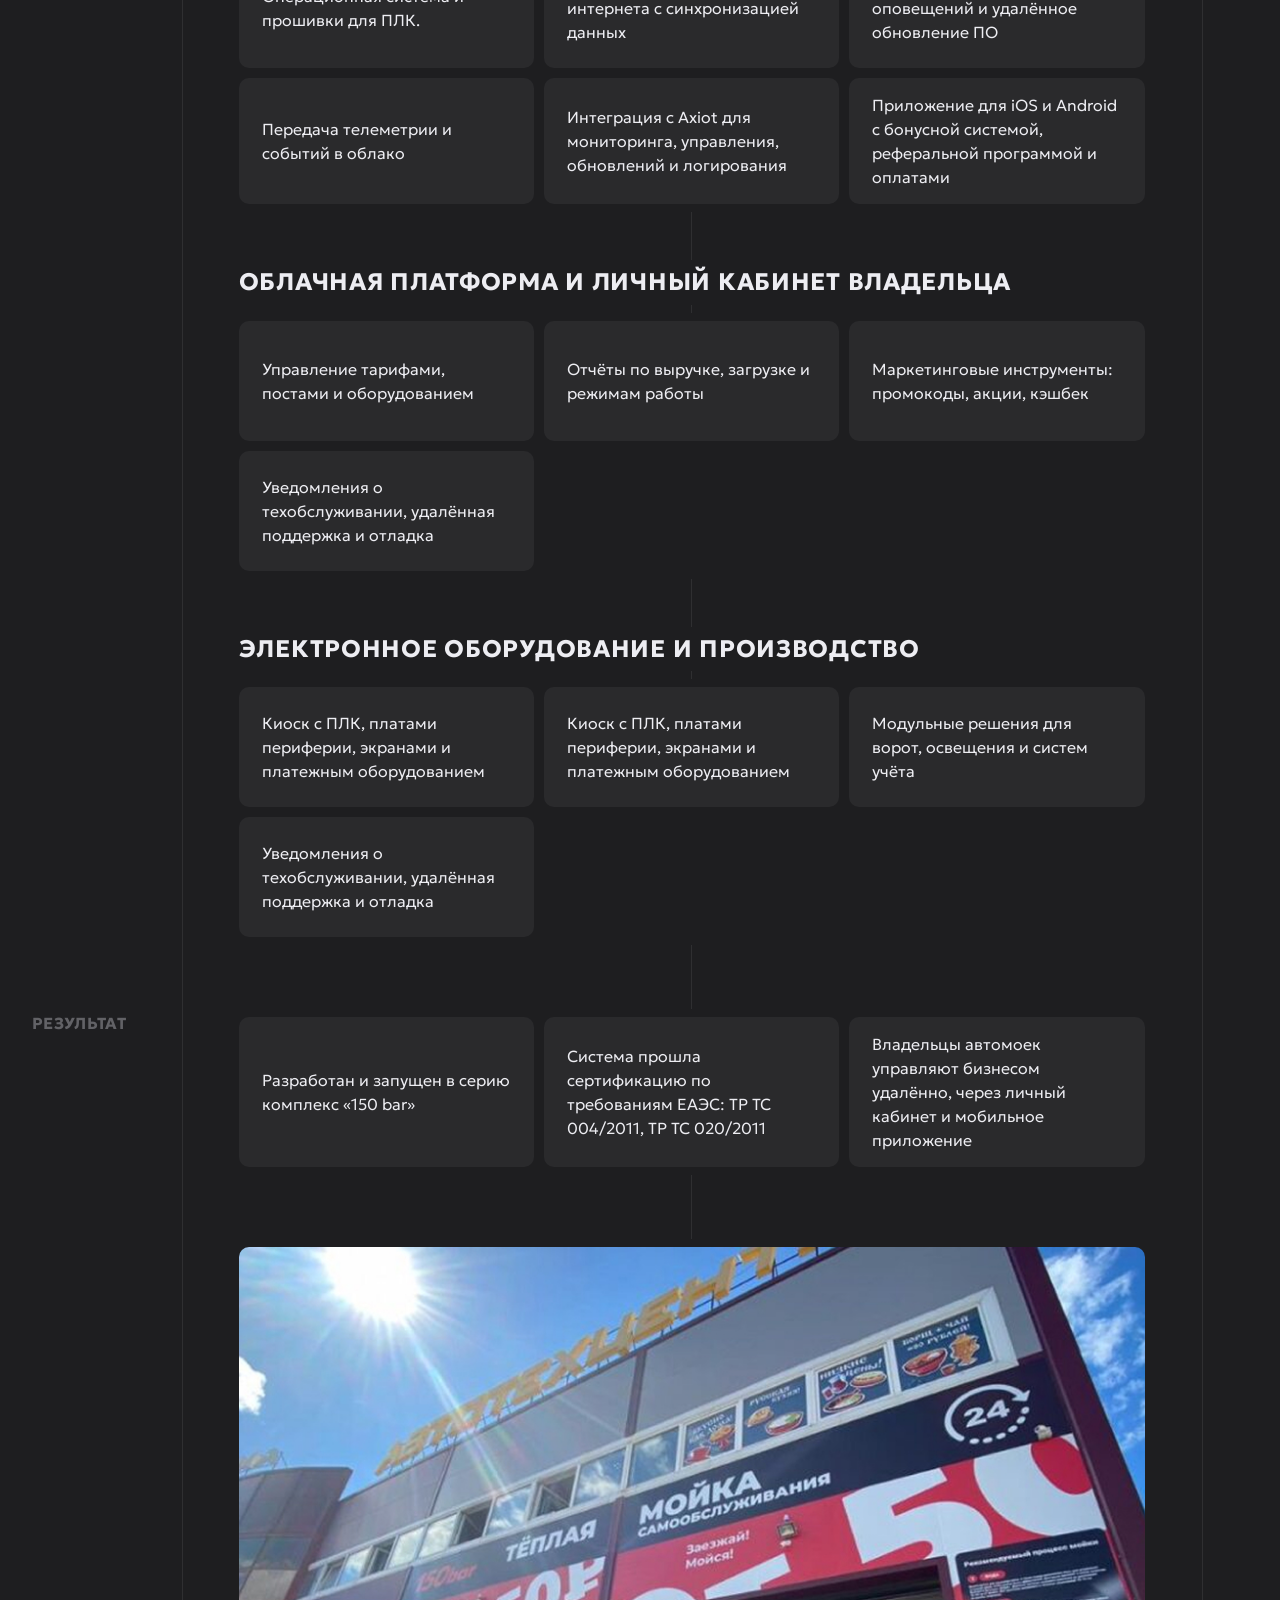
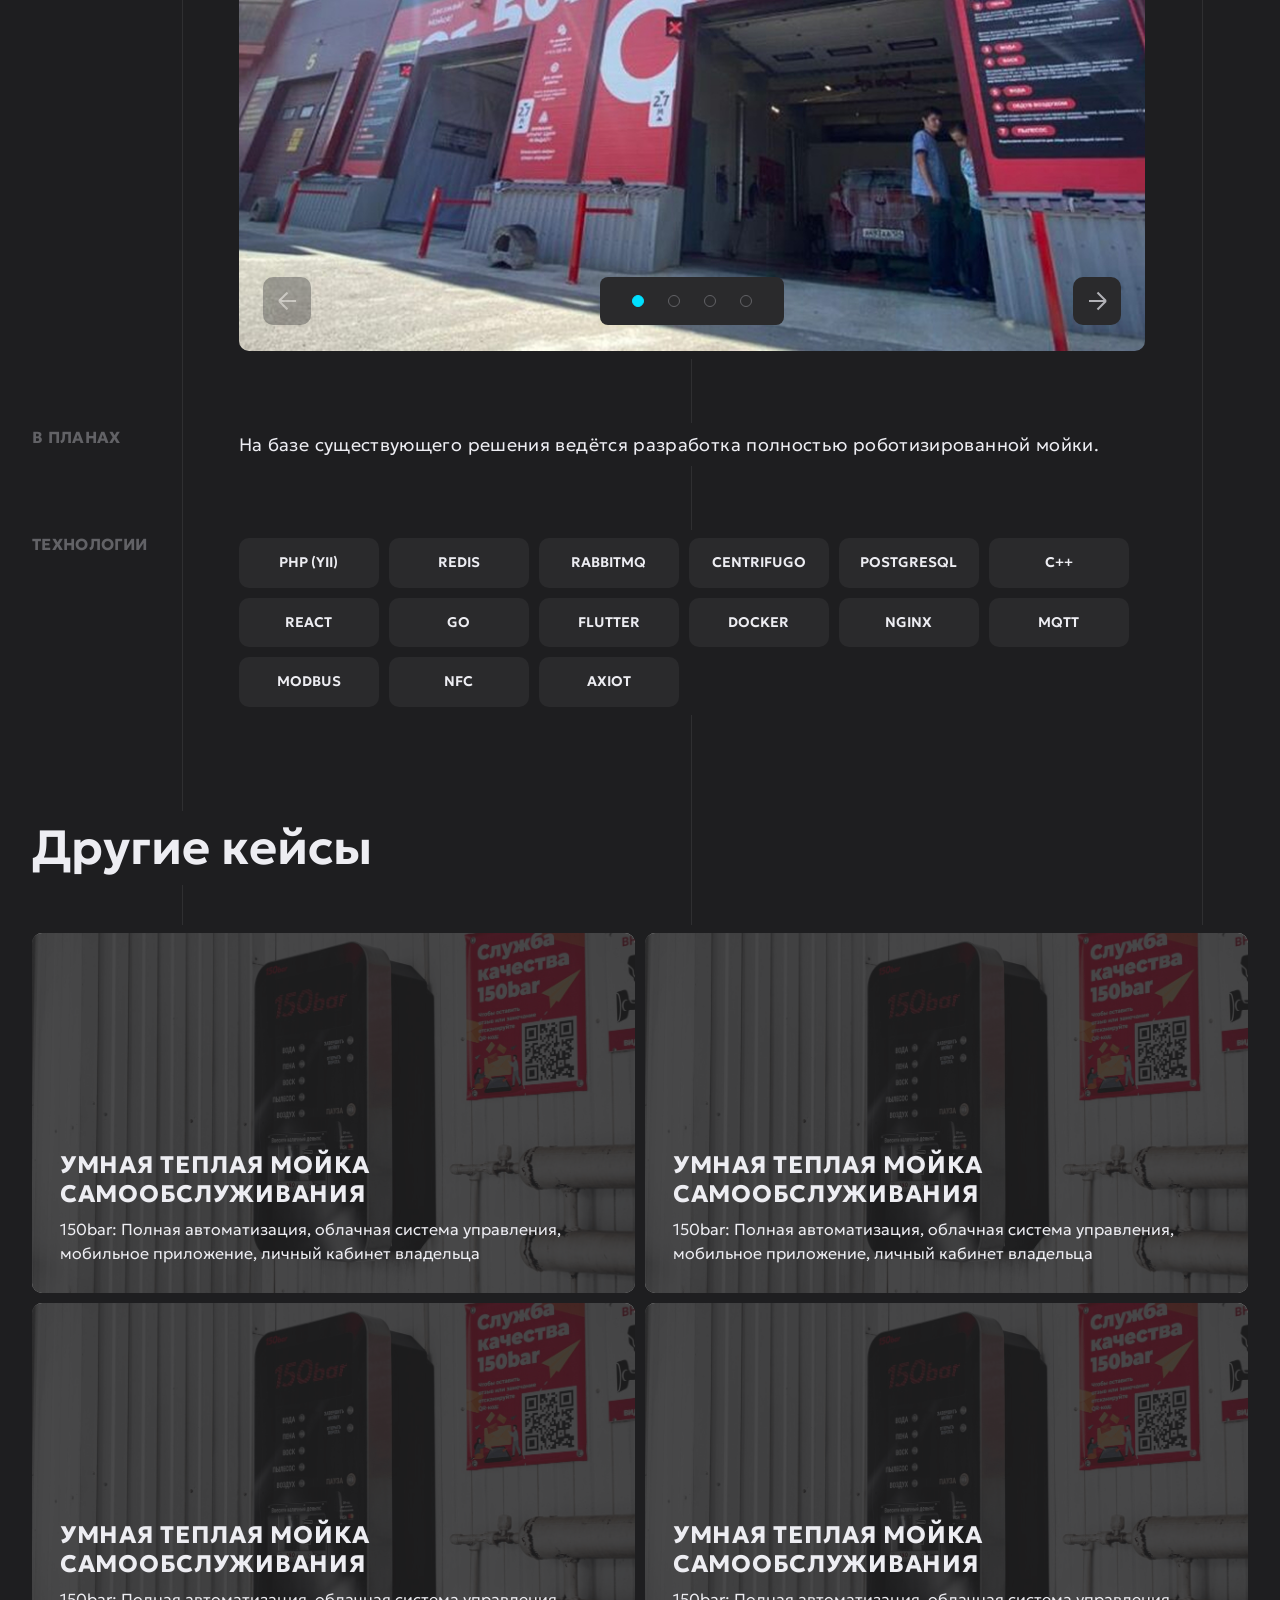
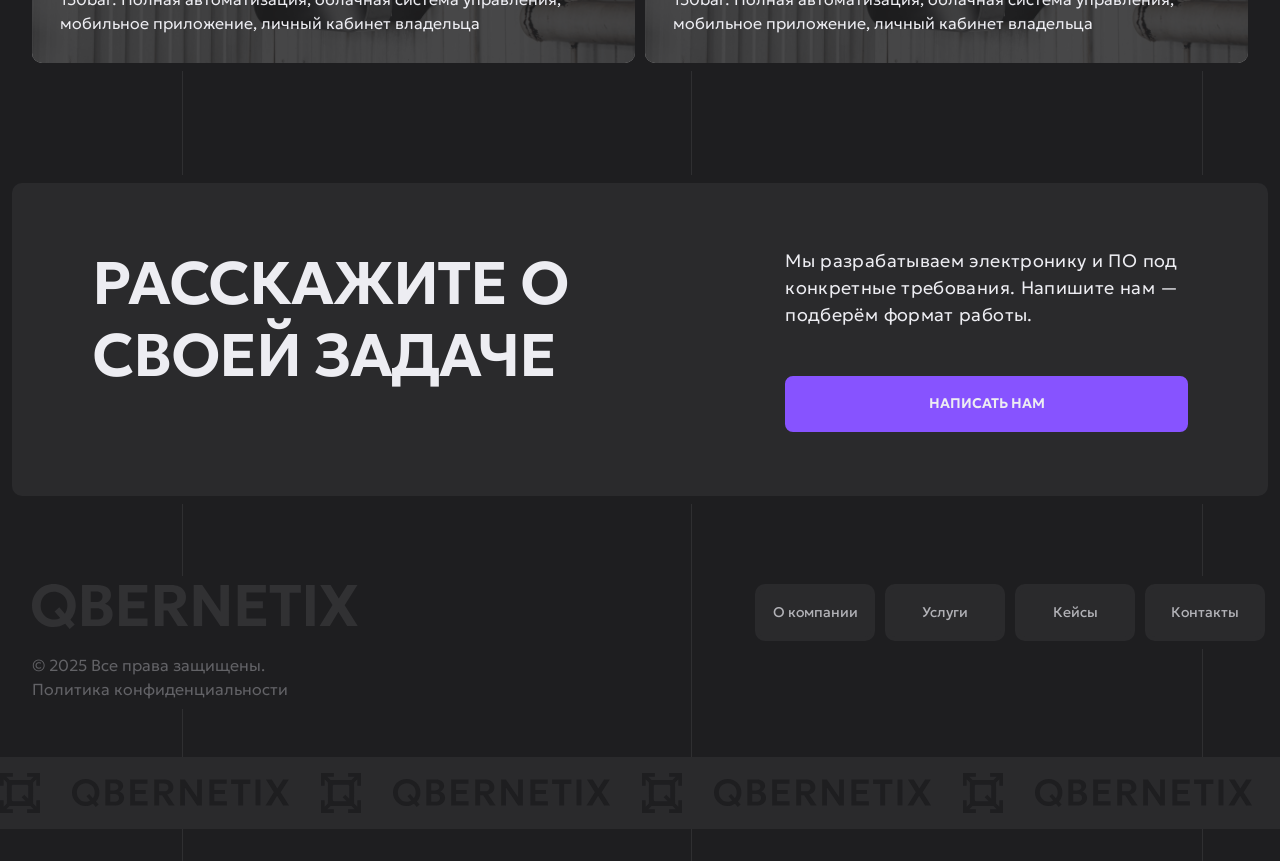
<file: case.html>
<!DOCTYPE html>
<html lang="ru">
	<head>
		<link rel="stylesheet" type="text/css" href="css/normalize.css" media="screen">
		<link rel="stylesheet" type="text/css" href="libs/bootstrap5/bootstrap.min.css" media="screen">
		<link rel="stylesheet" type="text/css" href="css/swiper-bundle.min.css" media="screen">
		<link rel="stylesheet icon" type="text/css" href="css/style.css" media="screen">
		<meta name="viewport" content="width=device-width, initial-scale=1.0">
		<meta charset="UTF-8">
		<title>Title</title>
	</head>
	<body>
		<div class="wrapper">
			<div class="container-fluid">
				<div class="page-lines">
					<span class="line line-1"></span>
					<span class="line line-2"></span>
					<span class="line line-3"></span>
				</div>
			</div>

			
			<header class="header">
				<div class="container-fluid">
					<nav class="navbar navbar-expand-lg">
					<a class="navbar-brand" href="index.html">
						<span><img src="images/logo.svg" alt=""></span>
					</a>

					<div class="navbar-collapse">
						<ul class="navbar-nav">
							<li class="nav-item">
								<a class="nav-link" href="about.html">О компании</a>
							</li>
							<li class="nav-item">
								<a class="nav-link" href="service-all.html">Услуги</a>
							</li>
							<li class="nav-item">
								<a class="nav-link active" href="cases.html">Кейсы</a>
							</li>
							<li class="nav-item">
								<a class="nav-link" href="contacts.html">Контакты</a>
							</li>

							<div class="mob">
								<a href="#!" class="purple-btn" data-bs-toggle="modal" data-bs-target="#exampleModal">Связаться с нами</a>
							</div>
						</ul>
						<div class="head-right">
							<a href="#!" class="purple-btn pc" data-bs-toggle="modal" data-bs-target="#exampleModal">Связаться с нами</a>
							<div class="mob">
								<button class="menu-opener">
									<span class="one"></span>
									<span class="two"></span>
									<span class="three"></span>
								</button>
							</div>
						</div>
					</div>
				</nav>
				</div>
			</header>

			<main class="main">
				<section class="case-main">
                    <div class="container">
                        <nav aria-label="breadcrumb">
                            <ol class="breadcrumb">
                                <li class="breadcrumb-item"><a href="#">Реализованные проекты</a></li>
                                <li class="breadcrumb-item active" aria-current="page">Умная автомойка</li>
                            </ol>
                        </nav>

                        <div class="row">
                            <div class="col-lg-6">
                                <div class="title">
                                    <h2 class="h2 py-8">Теплая умная автомойка самообслуживания 150bar</h2>
                                </div>
                            </div>
                            <div class="col-lg-4 mx-auto">
                                <div class="case-main__text">
                                    <p>Мойка как вендинговый аппарат — полностью автоматизированное решение, разработанное для российского рынка. Интеллектуальный бокс, надёжное оборудование, облачная система управления и мобильное приложение позволяют владельцам управлять бизнесом дистанционно.</p>
                                </div>
                            </div>
                        </div>
                    </div>
                </section>

				<div class="case-main-pic">
					<div class="container">
						<div class="row">
							<div class="col-lg-9 offset-lg-2">
								<div class="py-8">
									<div class="case-main__img">
										<img src="images/case-bg.png" alt="">
									</div>
								</div>
							</div>
						</div>
					</div>
				</div>

				<div class="case-task">
					<div class="container">
						<div class="row">
							<div class="col-lg-2 col-md-3 col-sm-3">
								<div class="subtitle">
									<span class="subtitle-text">Задача</span>
								</div>
							</div>
							<div class="col-lg-9 col-md-7 col-sm-8">
								<div class="case-task__text py-8">
									<p class="text-default">Создать полностью автоматизированную автомойку самообслуживания, которая не требует постоянного присутствия персонала, обеспечивает стабильную работу в любое время года и позволяет управлять объектом через интернет.</p>
								</div>
							</div>
						</div>
					</div>
				</div>

				<div class="case-solution">
					<div class="container">
						<div class="row">
							<div class="col-lg-2 col-md-3 col-sm-3">
								<div class="subtitle">
									<span class="subtitle-text">Решение</span>
								</div>
							</div>
							<div class="col-lg-9 col-md-7 col-sm-8">
								<div class="case-solution__block">
									<div class="title">
										<h3 class="h3 py-8">Разработали программно-аппаратный комплекс, включающий:</h3>
									</div>
									<div class="case-solution__items">
										<h4 class="h4 py-8">Программное обеспечение</h4>
										<div class="row rov-10 py-8">
											<div class="col-xl-4 col-lg-6 col-sm-12 col-6">
												<div class="case-solution__item">
													<p>Операционная система и прошивки для ПЛК.</p>
												</div>
											</div>
											<div class="col-xl-4 col-lg-6 col-sm-12 col-6">
												<div class="case-solution__item">
													<p>Автономная работа без интернета с синхронизацией данных</p>
												</div>
											</div>
											<div class="col-xl-4 col-lg-6 col-sm-12 col-6">
												<div class="case-solution__item">
													<p>Интеллектуальная система оповещений и удалённое обновление ПО</p>
												</div>
											</div>

											<div class="col-xl-4 col-lg-6 col-sm-12 col-6">
												<div class="case-solution__item">
													<p>Передача телеметрии и событий в облако</p>
												</div>
											</div>
											<div class="col-xl-4 col-lg-6 col-sm-12 col-6">
												<div class="case-solution__item">
													<p>Интеграция с Axiot для мониторинга, управления, обновлений и логирования</p>
												</div>
											</div>
											<div class="col-xl-4 col-lg-6 col-sm-12 col-6">
												<div class="case-solution__item">
													<p>Приложение для iOS и Android с бонусной системой, реферальной программой и оплатами</p>
												</div>
											</div>
										</div>
									</div>

									<div class="case-solution__items">
										<h4 class="h4 py-8">Облачная платформА и личный кабинет владельца</h4>
										<div class="row rov-10 py-8">
											<div class="col-xl-4 col-lg-6 col-sm-12 col-6">
												<div class="case-solution__item">
													<p>Управление тарифами, постами и оборудованием</p>
												</div>
											</div>
											<div class="col-xl-4 col-lg-6 col-sm-12 col-6">
												<div class="case-solution__item">
													<p>Отчёты по выручке, загрузке и режимам работы</p>
												</div>
											</div>
											<div class="col-xl-4 col-lg-6 col-sm-12 col-6">
												<div class="case-solution__item">
													<p>Маркетинговые инструменты: промокоды, акции, кэшбек</p>
												</div>
											</div>

											<div class="col-xl-4 col-lg-6 col-sm-12 col-6">
												<div class="case-solution__item">
													<p>Уведомления о техобслуживании, удалённая поддержка и отладка</p>
												</div>
											</div>
										</div>
									</div>

									<div class="case-solution__items">
										<h4 class="h4 py-8">Электронное оборудование и производство</h4>
										<div class="row rov-10 py-8">
											<div class="col-xl-4 col-lg-6 col-sm-12 col-6">
												<div class="case-solution__item">
													<p>Киоск с ПЛК, платами периферии, экранами и платежным оборудованием</p>
												</div>
											</div>
											<div class="col-xl-4 col-lg-6 col-sm-12 col-6">
												<div class="case-solution__item">
													<p>Киоск с ПЛК, платами периферии, экранами и платежным оборудованием</p>
												</div>
											</div>
											<div class="col-xl-4 col-lg-6 col-sm-12 col-6">
												<div class="case-solution__item">
													<p>Модульные решения для ворот, освещения и систем учёта</p>
												</div>
											</div>

											<div class="col-xl-4 col-lg-6 col-sm-12 col-6">
												<div class="case-solution__item">
													<p>Уведомления о техобслуживании, удалённая поддержка и отладка</p>
												</div>
											</div>
										</div>
									</div>
								</div>
							</div>
						</div>
					</div>
				</div>

				<div class="case-result">
					<div class="container">
						<div class="row">
							<div class="col-lg-2 col-md-3 col-sm-3">
								<div class="subtitle">
									<span class="subtitle-text">Результат</span>
								</div>
							</div>
							<div class="col-lg-9 col-md-7 col-sm-8">
								<div class="row rov-10 py-8">
									<div class="col-xl-4 col-lg-6 col-sm-12 col-6">
										<div class="case-result__item">
											<p>Разработан и запущен в серию комплекс «150 bar»</p>
										</div>
									</div>
									<div class="col-xl-4 col-lg-6 col-sm-12 col-6">
										<div class="case-result__item">
											<p>Система прошла сертификацию по требованиям ЕАЭС: ТР ТС 004/2011, ТР ТС 020/2011</p>
										</div>
									</div>
									<div class="col-xl-4 col-lg-6 col-sm-12">
										<div class="case-result__item">
											<p>Владельцы автомоек управляют бизнесом удалённо, через личный кабинет и мобильное приложение</p>
										</div>
									</div>
								</div>
							</div>
						</div>
					</div>
				</div>

				<div class="case-slider-sec">
					<div class="container">
						<div class="row">
							<div class="col-lg-9 offset-lg-2">
								<div class="case-slider__box">
									<div class="swiper-wrapper">
										<div class="swiper-slide">
											<div class="case-slider__img">
												<img src="images/slider-img.jpg" alt="">
											</div>
										</div>
										<div class="swiper-slide">
											<div class="case-slider__img">
												<img src="images/service-card-bg2.png" alt="">
											</div>
										</div>
										<div class="swiper-slide">
											<div class="case-slider__img">
												<img src="images/service-card-bg3.png" alt="">
											</div>
										</div>
										<div class="swiper-slide">
											<div class="case-slider__img">
												<img src="images/service-bg.png" alt="">
											</div>
										</div>
									</div>

									<div class="swiper-btns">
										<div class="swiper-button-prev">
											<svg width="24" height="24" viewBox="0 0 24 24" fill="none" xmlns="http://www.w3.org/2000/svg">
												<path d="M20.9707 12H4.00014M4.00014 12L12.4854 20.4853M4.00014 12L12.4854 3.51472" stroke="#B2B2B7" stroke-width="2"/>
											</svg>
										</div>

										<div class="swiper-pagination"></div>

										<div class="swiper-button-next">
											<svg width="24" height="24" viewBox="0 0 24 24" fill="none" xmlns="http://www.w3.org/2000/svg">
												<path d="M4 12H20.9706M20.9706 12L12.4853 20.4853M20.9706 12L12.4853 3.51472" stroke="#B2B2B7" stroke-width="2"/>
											</svg>
										</div>
									</div>
								</div>
							</div>
						</div>
					</div>
				</div>

				<div class="case-task">
					<div class="container">
						<div class="row">
							<div class="col-lg-2 col-md-3 col-sm-3">
								<div class="subtitle">
									<span class="subtitle-text">В планах</span>
								</div>
							</div>
							<div class="col-lg-9 col-md-7 col-sm-8">
								<div class="case-task__text py-8">
									<p class="text-default">На базе существующего решения ведётся разработка полностью роботизированной мойки.</p>
								</div>
							</div>
						</div>
					</div>
				</div>

				<div class="case-technology">
					<div class="container">
						<div class="row">
							<div class="col-lg-2 col-md-3 col-sm-3">
								<div class="subtitle">
									<span class="subtitle-text">Технологии</span>
								</div>
							</div>
							<div class="col-lg-9 col-md-7 col-sm-8">
								<div class="technology-tags py-8">
									<div class="tag-item">
										<span>PHP (Yii)</span>
									</div>
									<div class="tag-item">
										<span>Redis</span>
									</div>
									<div class="tag-item">
										<span>RabbitMQ</span>
									</div>
									<div class="tag-item">
										<span>Centrifugo</span>
									</div>
									<div class="tag-item">
										<span>PostgreSQL</span>
									</div>
									<div class="tag-item">
										<span>C++</span>
									</div>
									<div class="tag-item">
										<span>React</span>
									</div>
									<div class="tag-item">
										<span>Go</span>
									</div>
									<div class="tag-item">
										<span>Flutter</span>
									</div>
									<div class="tag-item">
										<span>Docker</span>
									</div>
									<div class="tag-item">
										<span>Nginx</span>
									</div>
									<div class="tag-item">
										<span>MQTT</span>
									</div>
									<div class="tag-item">
										<span>Modbus</span>
									</div>
									<div class="tag-item">
										<span>NFC</span>
									</div>
									<div class="tag-item">
										<span>Axiot</span>
									</div>
								</div>
							</div>
						</div>
					</div>
				</div>

                <section class="cases-sec other-cases">
                    <div class="container">
                        <div class="title">
                            <h2 class="h2 py-8">Другие кейсы</h2>
                        </div>

                        <div class="row rov-10 py-8">
                            <div class="col-xxl-3 col-sm-6">
                                <a href="#" class="case-block">
                                    <img src="images/case-bg.png" alt="">
                                    <div class="case-inner">
                                        <h4 class="h4">Умная теплая мойка самообслуживания</h4>
                                        <span>150bar: Полная автоматизация, облачная система управления, мобильное приложение, личный кабинет владельца</span>
                                    </div>
                                </a>
                            </div>
                            <div class="col-xxl-3 col-sm-6">
                                <a href="#" class="case-block">
                                    <img src="images/case-bg.png" alt="">
                                    <div class="case-inner">
                                        <h4 class="h4">Умная теплая мойка самообслуживания</h4>
                                        <span>150bar: Полная автоматизация, облачная система управления, мобильное приложение, личный кабинет владельца</span>
                                    </div>
                                </a>
                            </div>
                            <div class="col-xxl-3 col-sm-6">
                                <a href="#" class="case-block">
                                    <img src="images/case-bg.png" alt="">
                                    <div class="case-inner">
                                        <h4 class="h4">Умная теплая мойка самообслуживания</h4>
                                        <span>150bar: Полная автоматизация, облачная система управления, мобильное приложение, личный кабинет владельца</span>
                                    </div>
                                </a>
                            </div>
                            <div class="col-xxl-3 col-sm-6">
                                <a href="#" class="case-block">
                                    <img src="images/case-bg.png" alt="">
                                    <div class="case-inner">
                                        <h4 class="h4">Умная теплая мойка самообслуживания</h4>
                                        <span>150bar: Полная автоматизация, облачная система управления, мобильное приложение, личный кабинет владельца</span>
                                    </div>
                                </a>
                            </div>
                        </div>
                    </div>
                </section>

				<section class="tender-sec">
					<div class="container-fluid">
						<div class="py-8">
							<div class="tender-block black">
								<div class="row">
									<div class="col-lg-5 mx-auto">
										<div class="tender-block__title">
											<span class="h1">Расскажите о своей задаче</span>
										</div>
									</div>
									<div class="col-lg-4 mx-auto">
										<div class="tender-block__right">
											<p class="text-default">Мы разрабатываем электронику и ПО под конкретные требования. Напишите нам — подберём формат работы.</p>
											<a href="#!" class="purple-btn" data-bs-toggle="modal" data-bs-target="#exampleModal">Написать нам</a>
										</div>
									</div>
								</div>
							</div>
						</div>
					</div>
				</section>
			</main>

			<footer class="footer">
				<div class="container">
					<div class="footer-block">
						<div class="row">
							<div class="col-lg-7">
								<div class="ftr-logo py-8">
									<img src="images/footer-logo.svg" alt="">
									<div class="ftr-text">
										<span>© 2025 Все права защищены.</span>
										<a href="#">Политика конфиденциальности</a>
									</div>
								</div>
							</div>
							<div class="col-lg-5">
								<div class="ftr-menu">
									<a href="about.html">О компании</a>
									<a href="service-all.html">Услуги</a>
									<a href="cases.html">Кейсы</a>
									<a href="contacts.html">Контакты</a>
								</div>
							</div>
						</div>
					</div>
				</div>

				<div class="marquee">
					<div class="marquee-track">
						<div class="marquee-inner">
							<span><img src="images/marquee-icon.svg" alt=""></span>
							<span><img src="images/marquee-text.svg" alt=""></span>
							<span><img src="images/marquee-icon.svg" alt=""></span>
							<span><img src="images/marquee-text.svg" alt=""></span>
							<span><img src="images/marquee-icon.svg" alt=""></span>
							<span><img src="images/marquee-text.svg" alt=""></span>
							<span><img src="images/marquee-icon.svg" alt=""></span>
							<span><img src="images/marquee-text.svg" alt=""></span>
						</div>

						<div class="marquee-inner">
							<span><img src="images/marquee-icon.svg" alt=""></span>
							<span><img src="images/marquee-text.svg" alt=""></span>
							<span><img src="images/marquee-icon.svg" alt=""></span>
							<span><img src="images/marquee-text.svg" alt=""></span>
							<span><img src="images/marquee-icon.svg" alt=""></span>
							<span><img src="images/marquee-text.svg" alt=""></span>
							<span><img src="images/marquee-icon.svg" alt=""></span>
							<span><img src="images/marquee-text.svg" alt=""></span>
						</div>
					</div>
				</div>
			</footer>
		</div>

		<!-- Modal -->
        <div class="modal fade" id="exampleModal" tabindex="-1" aria-labelledby="exampleModalLabel" aria-hidden="true">
            <div class="modal-dialog modal-dialog-centered">
                <div class="modal-content">
                    <div class="modal-header">
                        <h3 class="modal-title h3" id="exampleModalLabel">Оставьте заявку</h3>
                        <button type="button" class="btn-close" data-bs-dismiss="modal" aria-label="Close">
                            <svg width="24" height="24" viewBox="0 0 24 24" fill="none" xmlns="http://www.w3.org/2000/svg">
                                <path d="M18.8943 6.16613L13.0607 11.9998L18.8943 17.8334L17.8336 18.8941L12 13.0604L6.16637 18.8941L5.10571 17.8334L10.9393 11.9998L5.10571 6.16613L6.16637 5.10547L12 10.9391L17.8336 5.10547L18.8943 6.16613Z" fill="#EDEDF2"/>
                            </svg>
                        </button>
                    </div>
                    <div class="modal-body">
                        <form action="#" id="modal-form__id">
                            <div class="contacts-form">
                                <div class="form-group name">
                                    <input type="text" name="name" placeholder="Фамилия Имя Отчество" required="">
                                </div>
                                <div class="form-group name-company">
                                    <input type="text" name="name-company" placeholder="Название вашей компании" required="">
                                </div>
                                <div class="form-group tel">
                                    <input type="tel" name="phone" placeholder="+7 (923) 000-17-18" required="">
                                </div>
                                <div class="form-group message">
                                    <textarea name="question" placeholder="Задайте свой вопрос"></textarea>
                                </div>
                                <div class="contact-form__btn">
                                    <p>Нажимая на кнопку «Отправить», вы даете согласие на обработку персональных данных и соглашаетесь с Политикой конфиденциальности</p>
                                    <button type="submit" class="purple-btn">Отправить</button>
                                </div>
                            </div>
                        </form>
                    </div>
                </div>
            </div>
        </div>

		<script src="js/jquery-3.7.0.min.js"></script>
		<script src="libs/bootstrap5/popper.js"></script>
		<script src="libs/bootstrap5/bootstrap.min.js"></script>
		<script src="js/swiper-bundle.min.js"></script>
        <script src="https://api-maps.yandex.ru/2.1/?lang=ru_RU"></script>
		<script src="js/script.js"></script>
	</body>
</html>
</file>
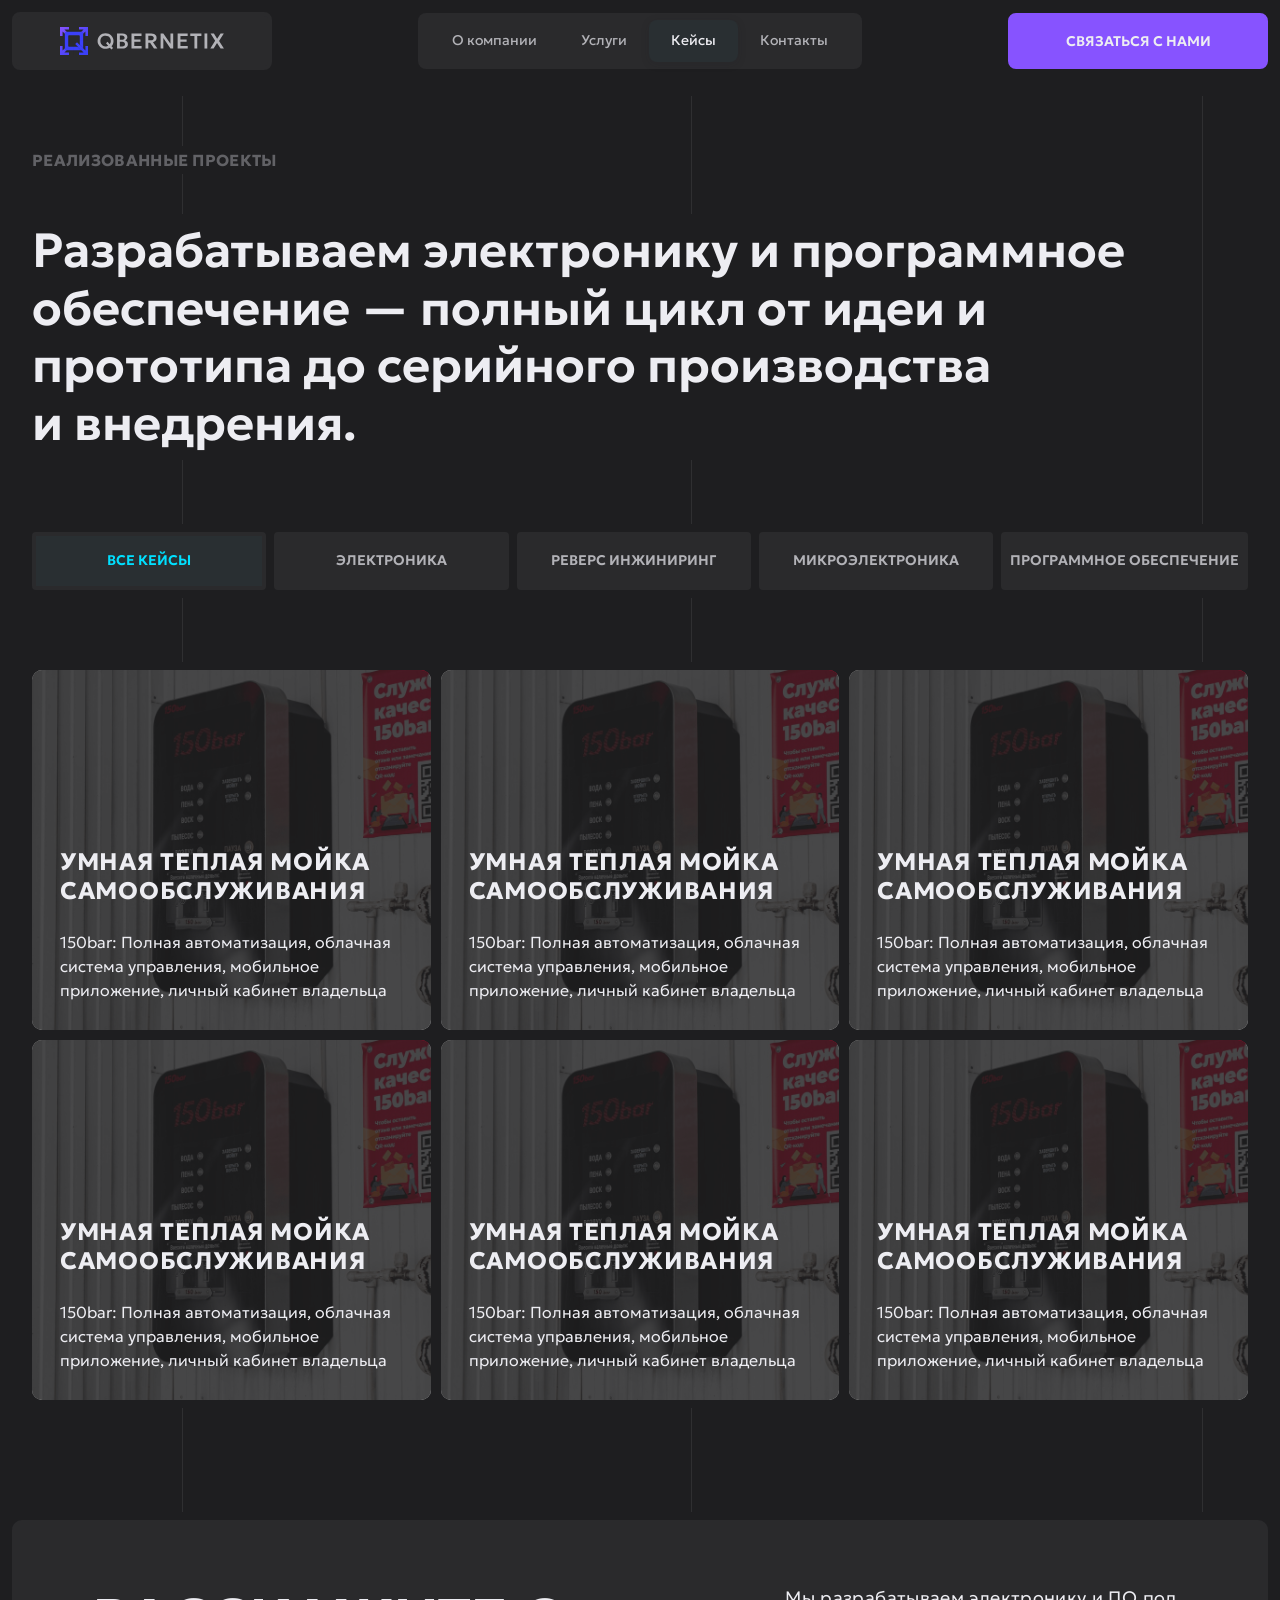
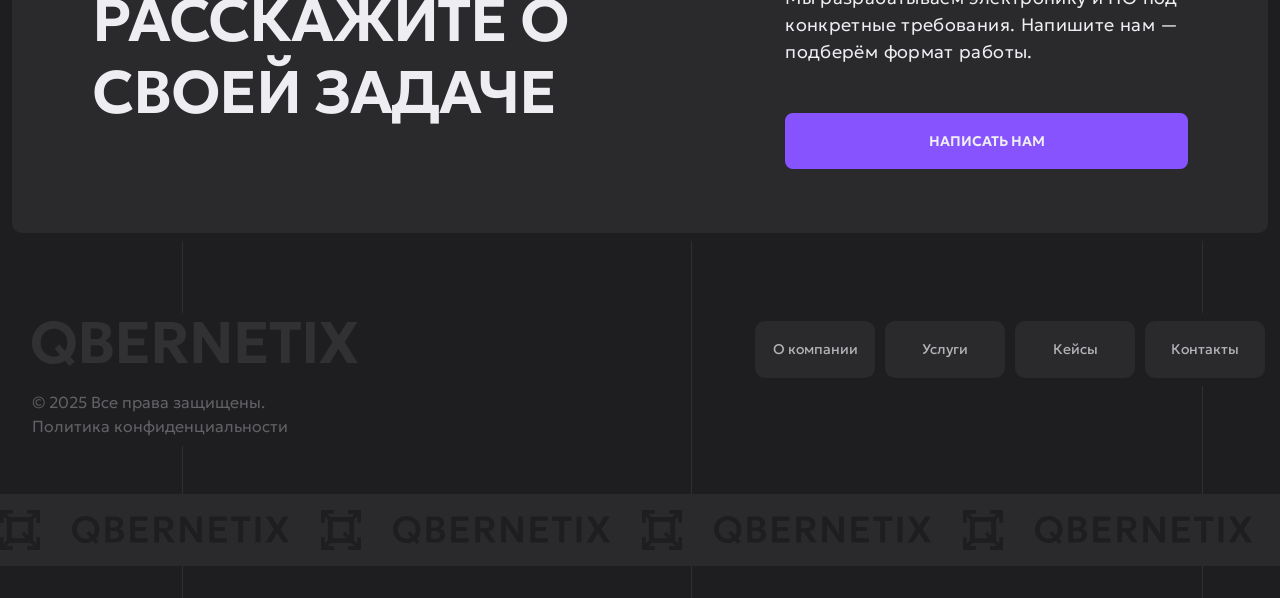
<file: cases.html>
<!DOCTYPE html>
<html lang="ru">
	<head>
		<link rel="stylesheet" type="text/css" href="css/normalize.css" media="screen">
		<link rel="stylesheet" type="text/css" href="libs/bootstrap5/bootstrap.min.css" media="screen">
		<link rel="stylesheet" type="text/css" href="css/swiper-bundle.min.css" media="screen">
		<link rel="stylesheet icon" type="text/css" href="css/style.css" media="screen">
		<meta name="viewport" content="width=device-width, initial-scale=1.0">
		<meta charset="UTF-8">
		<title>Title</title>
	</head>
	<body>
		<div class="wrapper">
			<div class="container-fluid">
				<div class="page-lines">
					<span class="line line-1"></span>
					<span class="line line-2"></span>
					<span class="line line-3"></span>
				</div>
			</div>

			
			<header class="header">
				<div class="container-fluid">
					<nav class="navbar navbar-expand-lg">
					<a class="navbar-brand" href="index.html">
						<span><img src="images/logo.svg" alt=""></span>
					</a>

					<div class="navbar-collapse">
						<ul class="navbar-nav">
							<li class="nav-item">
								<a class="nav-link" href="about.html">О компании</a>
							</li>
							<li class="nav-item">
								<a class="nav-link" href="service-all.html">Услуги</a>
							</li>
							<li class="nav-item">
								<a class="nav-link active" href="cases.html">Кейсы</a>
							</li>
							<li class="nav-item">
								<a class="nav-link" href="contacts.html">Контакты</a>
							</li>

							<div class="mob">
								<a href="#!" class="purple-btn" data-bs-toggle="modal" data-bs-target="#exampleModal">Связаться с нами</a>
							</div>
						</ul>
						<div class="head-right">
							<a href="#!" class="purple-btn pc" data-bs-toggle="modal" data-bs-target="#exampleModal">Связаться с нами</a>
							<div class="mob">
								<button class="menu-opener">
									<span class="one"></span>
									<span class="two"></span>
									<span class="three"></span>
								</button>
							</div>
						</div>
					</div>
				</nav>
				</div>
			</header>

			<main class="main">
				<section class="services-sec">
                    <div class="container">
                        <div class="subtitle">
                            <span class="subtitle-text">Реализованные проекты</span>
                        </div>
                        <div class="title py-8">
                            <h2 class="h2">Разрабатываем электронику и программное обеспечение — полный цикл от идеи и прототипа до серийного производства и внедрения.</h2>
                        </div>
                    </div>
                </section>

                <section class="cases-tab">
                    <div class="container">
                        <div class="cases-block">
                            <ul class="nav nav-pills" id="pills-tab" role="tablist">
                                <li class="nav-item" role="presentation">
                                    <button class="nav-link active" id="pills-one-tab" data-bs-toggle="pill" data-bs-target="#pills-one" type="button" role="tab" aria-controls="pills-one" aria-selected="true">ВСе кейсы</button>
                                </li>
                                <li class="nav-item" role="presentation">
                                    <button class="nav-link" id="pills-two-tab" data-bs-toggle="pill" data-bs-target="#pills-two" type="button" role="tab" aria-controls="pills-two" aria-selected="false">Электроника</button>
                                </li>
                                <li class="nav-item" role="presentation">
                                    <button class="nav-link" id="pills-three-tab" data-bs-toggle="pill" data-bs-target="#pills-three" type="button" role="tab" aria-controls="pills-three" aria-selected="false">Реверс инжиниринг</button>
                                </li>
                                <li class="nav-item" role="presentation">
                                    <button class="nav-link" id="pills-four-tab" data-bs-toggle="pill" data-bs-target="#pills-four" type="button" role="tab" aria-controls="pills-four" aria-selected="false">Микроэлектроника</button>
                                </li>
                                <li class="nav-item" role="presentation">
                                    <button class="nav-link" id="pills-five-tab" data-bs-toggle="pill" data-bs-target="#pills-five" type="button" role="tab" aria-controls="pills-five" aria-selected="false">Программное обеспечение</button>
                                </li>
                            </ul>

                            <div class="cases-box">
                                <div class="tab-content" id="pills-tabContent">
                                    <div class="tab-pane fade show active" id="pills-one" role="tabpanel" aria-labelledby="pills-one-tab">
                                        <div class="row rov-10 cases-rov">
                                            <div class="col-lg-4 col-sm-6">
                                                <a href="#" class="case-block">
                                                    <img src="images/case-bg.png" alt="">
                                                    <div class="case-inner">
                                                        <h4 class="h4">Умная теплая мойка самообслуживания</h4>
                                                        <span>150bar: Полная автоматизация, облачная система управления, мобильное приложение, личный кабинет владельца</span>
                                                    </div>
                                                </a>
                                            </div>
                                            <div class="col-lg-4 col-sm-6">
                                                <a href="#" class="case-block">
                                                    <img src="images/case-bg.png" alt="">
                                                    <div class="case-inner">
                                                        <h4 class="h4">Умная теплая мойка самообслуживания</h4>
                                                        <span>150bar: Полная автоматизация, облачная система управления, мобильное приложение, личный кабинет владельца</span>
                                                    </div>
                                                </a>
                                            </div>
                                            <div class="col-lg-4 col-sm-6">
                                                <a href="#" class="case-block">
                                                    <img src="images/case-bg.png" alt="">
                                                    <div class="case-inner">
                                                        <h4 class="h4">Умная теплая мойка самообслуживания</h4>
                                                        <span>150bar: Полная автоматизация, облачная система управления, мобильное приложение, личный кабинет владельца</span>
                                                    </div>
                                                </a>
                                            </div>
                                            <div class="col-lg-4 col-sm-6">
                                                <a href="#" class="case-block">
                                                    <img src="images/case-bg.png" alt="">
                                                    <div class="case-inner">
                                                        <h4 class="h4">Умная теплая мойка самообслуживания</h4>
                                                        <span>150bar: Полная автоматизация, облачная система управления, мобильное приложение, личный кабинет владельца</span>
                                                    </div>
                                                </a>
                                            </div>
                                            <div class="col-lg-4 col-sm-6">
                                                <a href="#" class="case-block">
                                                    <img src="images/case-bg.png" alt="">
                                                    <div class="case-inner">
                                                        <h4 class="h4">Умная теплая мойка самообслуживания</h4>
                                                        <span>150bar: Полная автоматизация, облачная система управления, мобильное приложение, личный кабинет владельца</span>
                                                    </div>
                                                </a>
                                            </div>
                                            <div class="col-lg-4 col-sm-6">
                                                <a href="#" class="case-block">
                                                    <img src="images/case-bg.png" alt="">
                                                    <div class="case-inner">
                                                        <h4 class="h4">Умная теплая мойка самообслуживания</h4>
                                                        <span>150bar: Полная автоматизация, облачная система управления, мобильное приложение, личный кабинет владельца</span>
                                                    </div>
                                                </a>
                                            </div>
                                        </div>
                                    </div>
                                    <div class="tab-pane fade" id="pills-two" role="tabpanel" aria-labelledby="pills-two-tab">2</div>
                                    <div class="tab-pane fade" id="pills-three" role="tabpanel" aria-labelledby="pills-three-tab">3</div>
                                    <div class="tab-pane fade" id="pills-four" role="tabpanel" aria-labelledby="pills-four-tab">4</div>
                                    <div class="tab-pane fade" id="pills-five" role="tabpanel" aria-labelledby="pills-five-tab">5</div>
                                </div>
                            </div>
                        </div>
                    </div>
                </section>

				<section class="tender-sec">
					<div class="container-fluid">
						<div class="py-8">
							<div class="tender-block black">
								<div class="row">
									<div class="col-lg-5 mx-auto">
										<div class="tender-block__title">
											<span class="h1">Расскажите о своей задаче</span>
										</div>
									</div>
									<div class="col-lg-4 mx-auto">
										<div class="tender-block__right">
											<p class="text-default">Мы разрабатываем электронику и ПО под конкретные требования. Напишите нам — подберём формат работы.</p>
											<a href="#!" class="purple-btn" data-bs-toggle="modal" data-bs-target="#exampleModal">Написать нам</a>
										</div>
									</div>
								</div>
							</div>
						</div>
					</div>
				</section>
			</main>

			<footer class="footer">
				<div class="container">
					<div class="footer-block">
						<div class="row">
							<div class="col-lg-7">
								<div class="ftr-logo py-8">
									<img src="images/footer-logo.svg" alt="">
									<div class="ftr-text">
										<span>© 2025 Все права защищены.</span>
										<a href="#">Политика конфиденциальности</a>
									</div>
								</div>
							</div>
							<div class="col-lg-5">
								<div class="ftr-menu">
									<a href="about.html">О компании</a>
									<a href="service-all.html">Услуги</a>
									<a href="cases.html">Кейсы</a>
									<a href="contacts.html">Контакты</a>
								</div>
							</div>
						</div>
					</div>
				</div>

				<div class="marquee">
					<div class="marquee-track">
						<div class="marquee-inner">
							<span><img src="images/marquee-icon.svg" alt=""></span>
							<span><img src="images/marquee-text.svg" alt=""></span>
							<span><img src="images/marquee-icon.svg" alt=""></span>
							<span><img src="images/marquee-text.svg" alt=""></span>
							<span><img src="images/marquee-icon.svg" alt=""></span>
							<span><img src="images/marquee-text.svg" alt=""></span>
							<span><img src="images/marquee-icon.svg" alt=""></span>
							<span><img src="images/marquee-text.svg" alt=""></span>
						</div>

						<div class="marquee-inner">
							<span><img src="images/marquee-icon.svg" alt=""></span>
							<span><img src="images/marquee-text.svg" alt=""></span>
							<span><img src="images/marquee-icon.svg" alt=""></span>
							<span><img src="images/marquee-text.svg" alt=""></span>
							<span><img src="images/marquee-icon.svg" alt=""></span>
							<span><img src="images/marquee-text.svg" alt=""></span>
							<span><img src="images/marquee-icon.svg" alt=""></span>
							<span><img src="images/marquee-text.svg" alt=""></span>
						</div>
					</div>
				</div>
			</footer>
		</div>

		<!-- Modal -->
        <div class="modal fade" id="exampleModal" tabindex="-1" aria-labelledby="exampleModalLabel" aria-hidden="true">
            <div class="modal-dialog modal-dialog-centered">
                <div class="modal-content">
                    <div class="modal-header">
                        <h3 class="modal-title h3" id="exampleModalLabel">Оставьте заявку</h3>
                        <button type="button" class="btn-close" data-bs-dismiss="modal" aria-label="Close">
                            <svg width="24" height="24" viewBox="0 0 24 24" fill="none" xmlns="http://www.w3.org/2000/svg">
                                <path d="M18.8943 6.16613L13.0607 11.9998L18.8943 17.8334L17.8336 18.8941L12 13.0604L6.16637 18.8941L5.10571 17.8334L10.9393 11.9998L5.10571 6.16613L6.16637 5.10547L12 10.9391L17.8336 5.10547L18.8943 6.16613Z" fill="#EDEDF2"/>
                            </svg>
                        </button>
                    </div>
                    <div class="modal-body">
                        <form action="#" id="modal-form__id">
                            <div class="contacts-form">
                                <div class="form-group name">
                                    <input type="text" name="name" placeholder="Фамилия Имя Отчество" required="">
                                </div>
                                <div class="form-group name-company">
                                    <input type="text" name="name-company" placeholder="Название вашей компании" required="">
                                </div>
                                <div class="form-group tel">
                                    <input type="tel" name="phone" placeholder="+7 (923) 000-17-18" required="">
                                </div>
                                <div class="form-group message">
                                    <textarea name="question" placeholder="Задайте свой вопрос"></textarea>
                                </div>
                                <div class="contact-form__btn">
                                    <p>Нажимая на кнопку «Отправить», вы даете согласие на обработку персональных данных и соглашаетесь с Политикой конфиденциальности</p>
                                    <button type="submit" class="purple-btn">Отправить</button>
                                </div>
                            </div>
                        </form>
                    </div>
                </div>
            </div>
        </div>

		<script src="js/jquery-3.7.0.min.js"></script>
		<script src="libs/bootstrap5/popper.js"></script>
		<script src="libs/bootstrap5/bootstrap.min.js"></script>
		<script src="js/swiper-bundle.min.js"></script>
		<script src="https://api-maps.yandex.ru/2.1/?lang=ru_RU"></script>
		<script src="js/script.js"></script>
	</body>
</html>
</file>
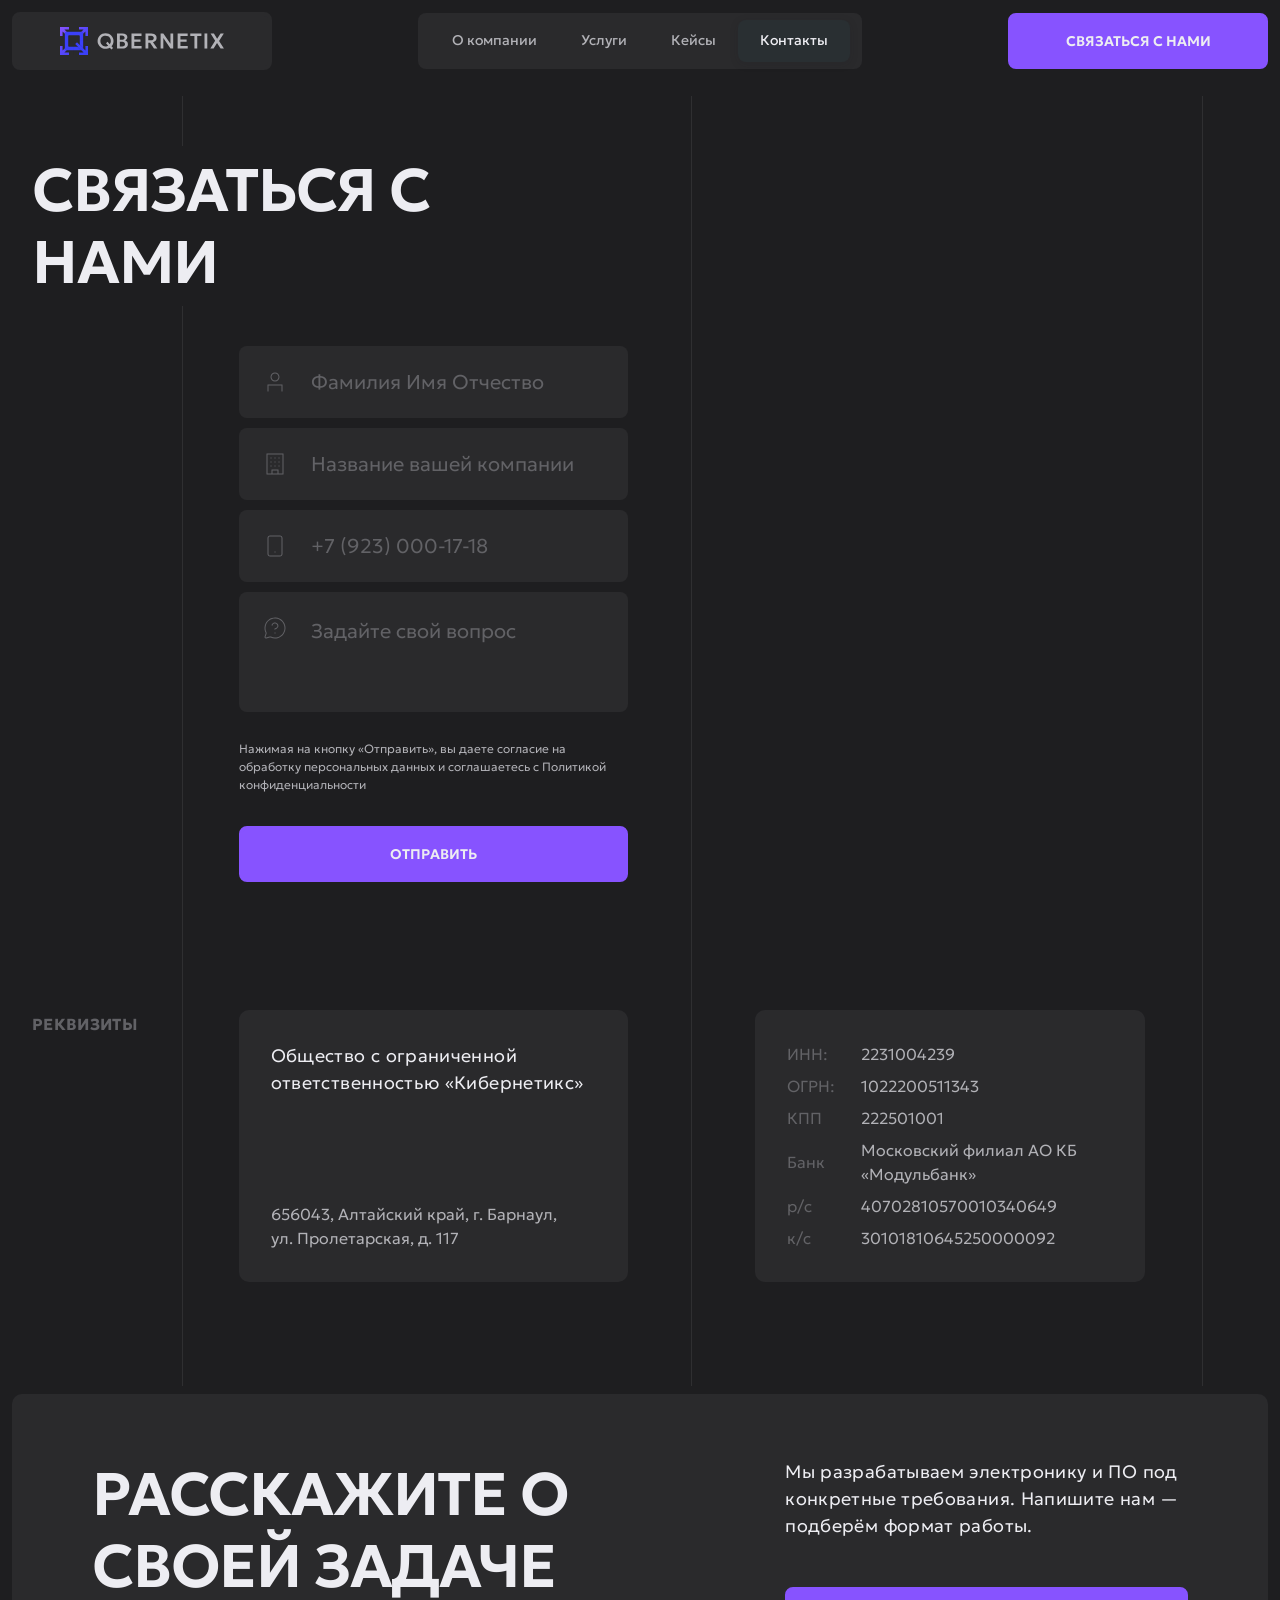
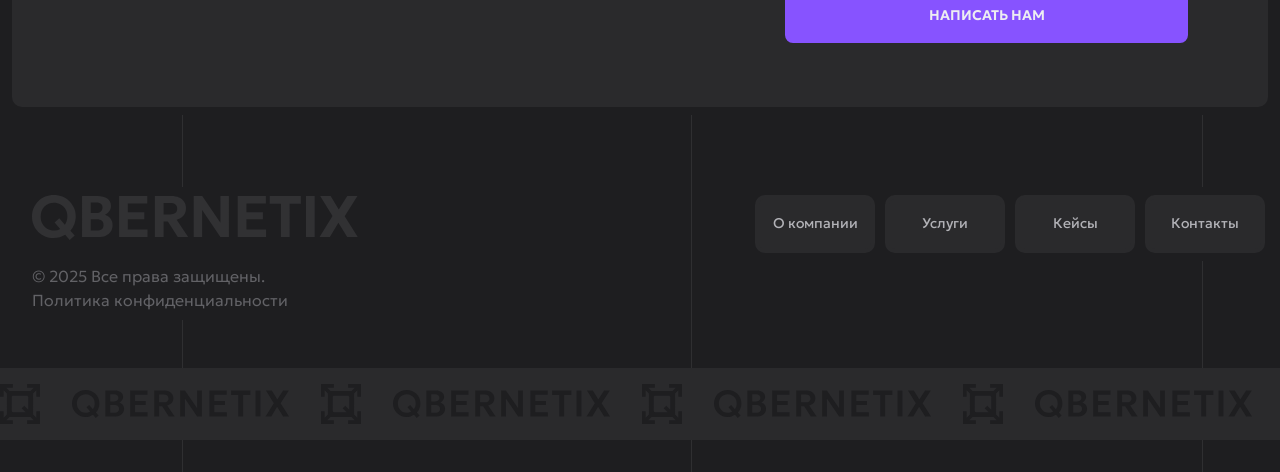
<file: contacts.html>
<!DOCTYPE html>
<html lang="ru">
	<head>
		<link rel="stylesheet" type="text/css" href="css/normalize.css" media="screen">
		<link rel="stylesheet" type="text/css" href="libs/bootstrap5/bootstrap.min.css" media="screen">
		<link rel="stylesheet" type="text/css" href="css/swiper-bundle.min.css" media="screen">
		<link rel="stylesheet icon" type="text/css" href="css/style.css" media="screen">
		<meta name="viewport" content="width=device-width, initial-scale=1.0">
		<meta charset="UTF-8">
		<title>Title</title>
	</head>
	<body>
		<div class="wrapper">
			<div class="container-fluid">
				<div class="page-lines">
					<span class="line line-1"></span>
					<span class="line line-2"></span>
					<span class="line line-3"></span>
				</div>
			</div>

			
			<header class="header">
				<div class="container-fluid">
					<nav class="navbar navbar-expand-lg">
					<a class="navbar-brand" href="index.html">
						<span><img src="images/logo.svg" alt=""></span>
					</a>

					<div class="navbar-collapse">
						<ul class="navbar-nav">
							<li class="nav-item">
								<a class="nav-link" href="about.html">О компании</a>
							</li>
							<li class="nav-item">
								<a class="nav-link" href="service-all.html">Услуги</a>
							</li>
							<li class="nav-item">
								<a class="nav-link" href="cases.html">Кейсы</a>
							</li>
							<li class="nav-item">
								<a class="nav-link active" href="contacts.html">Контакты</a>
							</li>

							<div class="mob">
								<a href="#!" class="purple-btn" data-bs-toggle="modal" data-bs-target="#exampleModal">Связаться с нами</a>
							</div>
						</ul>
						<div class="head-right">
							<a href="#!" class="purple-btn pc" data-bs-toggle="modal" data-bs-target="#exampleModal">Связаться с нами</a>
							<div class="mob">
								<button class="menu-opener">
									<span class="one"></span>
									<span class="two"></span>
									<span class="three"></span>
								</button>
							</div>
						</div>
					</div>
				</nav>
				</div>
			</header>

			<main class="main">
				<section class="contacts-sec">
                    <div class="container">
                        <div class="row">
                            <div class="col-lg-6">
                                <div class="title">
                                    <h1 class="h1">Связаться с нами</h1>
                                </div>
                                <div class="row">
                                    <div class="col-lg-8 col-sm-9 ml-auto">
                                        <form action="#" id="contacts-form__id">
                                            <div class="contacts-form">
                                                <div class="form-group name">
                                                    <input type="text" name="name" placeholder="Фамилия Имя Отчество" required>
                                                </div>
                                                <div class="form-group name-company">
                                                    <input type="text" name="name-company" placeholder="Название вашей компании" required>
                                                </div>
                                                <div class="form-group tel">
                                                    <input type="tel" name="phone" placeholder="+7 (923) 000-17-18" required>
                                                </div>
                                                <div class="form-group message">
                                                    <textarea name="question" placeholder="Задайте свой вопрос"></textarea>
                                                </div>
                                                <div class="contact-form__btn">
                                                    <p>Нажимая на кнопку «Отправить», вы даете согласие на обработку персональных данных и соглашаетесь с Политикой конфиденциальности</p>
                                                    <button type="submit" class="purple-btn">Отправить</button>
                                                </div>
                                            </div>
                                        </form>
                                    </div>
                                </div>
                            </div>

                            <div class="col-lg-5 col-sm-9 ml-auto">
                                <div class="map-block">
                                    <div id="map"></div>
                                </div>
                            </div>
                        </div>
                    </div>
                </section>

                <section class="details-sec">
                    <div class="container">
                        <div class="row">
                            <div class="col-lg-2">
                                <div class="subtitle">
                                    <p class="subtitle-text">Реквизиты</p>
                                </div>
                            </div>

                            <div class="col-lg-4 col-sm-9">
                                <div class="details-contact">
                                    <p class="text-default">Общество с ограниченной ответственностью «Кибернетикс»</p>
                                    <address>656043, Алтайский край, г. Барнаул, <br> ул. Пролетарская, д. 117</address>
                                </div>
                            </div>
                            <div class="col-lg-4 col-sm-9 mx-auto">
                                <div class="details-block">
                                    <div class="details-item">
                                        <p>ИНН:</p>
                                        <span>2231004239</span>
                                    </div>
                                    <div class="details-item">
                                        <p>ОГРН:</p>
                                        <span>1022200511343</span>
                                    </div>
                                    <div class="details-item">
                                        <p>КПП</p>
                                        <span>222501001</span>
                                    </div>
                                    <div class="details-item">
                                        <p>Банк</p>
                                        <span>Московский филиал АО КБ «Модульбанк»</span>
                                    </div>
                                    <div class="details-item">
                                        <p>р/с</p>
                                        <span>40702810570010340649</span>
                                    </div>
                                    <div class="details-item">
                                        <p>к/с</p>
                                        <span>30101810645250000092</span>
                                    </div>
                                </div>
                            </div>
                        </div>
                    </div>
                </section>

				<section class="tender-sec">
					<div class="container-fluid">
						<div class="py-8">
							<div class="tender-block black">
								<div class="row">
									<div class="col-lg-5 mx-auto">
										<div class="tender-block__title">
											<span class="h1">Расскажите о своей задаче</span>
										</div>
									</div>
									<div class="col-lg-4 mx-auto">
										<div class="tender-block__right">
											<p class="text-default">Мы разрабатываем электронику и ПО под конкретные требования. Напишите нам — подберём формат работы.</p>
											<a href="#!" class="purple-btn" data-bs-toggle="modal" data-bs-target="#exampleModal">Написать нам</a>
										</div>
									</div>
								</div>
							</div>
						</div>
					</div>
				</section>
			</main>

			<footer class="footer">
				<div class="container">
					<div class="footer-block">
						<div class="row">
							<div class="col-lg-7">
								<div class="ftr-logo py-8">
									<img src="images/footer-logo.svg" alt="">
									<div class="ftr-text">
										<span>© 2025 Все права защищены.</span>
										<a href="#">Политика конфиденциальности</a>
									</div>
								</div>
							</div>
							<div class="col-lg-5">
								<div class="ftr-menu">
									<a href="about.html">О компании</a>
									<a href="service-all.html">Услуги</a>
									<a href="cases.html">Кейсы</a>
									<a href="contacts.html">Контакты</a>
								</div>
							</div>
						</div>
					</div>
				</div>

				<div class="marquee">
					<div class="marquee-track">
						<div class="marquee-inner">
							<span><img src="images/marquee-icon.svg" alt=""></span>
							<span><img src="images/marquee-text.svg" alt=""></span>
							<span><img src="images/marquee-icon.svg" alt=""></span>
							<span><img src="images/marquee-text.svg" alt=""></span>
							<span><img src="images/marquee-icon.svg" alt=""></span>
							<span><img src="images/marquee-text.svg" alt=""></span>
							<span><img src="images/marquee-icon.svg" alt=""></span>
							<span><img src="images/marquee-text.svg" alt=""></span>
						</div>

						<div class="marquee-inner">
							<span><img src="images/marquee-icon.svg" alt=""></span>
							<span><img src="images/marquee-text.svg" alt=""></span>
							<span><img src="images/marquee-icon.svg" alt=""></span>
							<span><img src="images/marquee-text.svg" alt=""></span>
							<span><img src="images/marquee-icon.svg" alt=""></span>
							<span><img src="images/marquee-text.svg" alt=""></span>
							<span><img src="images/marquee-icon.svg" alt=""></span>
							<span><img src="images/marquee-text.svg" alt=""></span>
						</div>
					</div>
				</div>
			</footer>
		</div>

		<!-- Modal -->
        <div class="modal fade" id="exampleModal" tabindex="-1" aria-labelledby="exampleModalLabel" aria-hidden="true">
            <div class="modal-dialog modal-dialog-centered">
                <div class="modal-content">
                    <div class="modal-header">
                        <h3 class="modal-title h3" id="exampleModalLabel">Оставьте заявку</h3>
                        <button type="button" class="btn-close" data-bs-dismiss="modal" aria-label="Close">
                            <svg width="24" height="24" viewBox="0 0 24 24" fill="none" xmlns="http://www.w3.org/2000/svg">
                                <path d="M18.8943 6.16613L13.0607 11.9998L18.8943 17.8334L17.8336 18.8941L12 13.0604L6.16637 18.8941L5.10571 17.8334L10.9393 11.9998L5.10571 6.16613L6.16637 5.10547L12 10.9391L17.8336 5.10547L18.8943 6.16613Z" fill="#EDEDF2"/>
                            </svg>
                        </button>
                    </div>
                    <div class="modal-body">
                        <form action="#" id="modal-form__id">
                            <div class="contacts-form">
                                <div class="form-group name">
                                    <input type="text" name="name" placeholder="Фамилия Имя Отчество" required="">
                                </div>
                                <div class="form-group name-company">
                                    <input type="text" name="name-company" placeholder="Название вашей компании" required="">
                                </div>
                                <div class="form-group tel">
                                    <input type="tel" name="phone" placeholder="+7 (923) 000-17-18" required="">
                                </div>
                                <div class="form-group message">
                                    <textarea name="question" placeholder="Задайте свой вопрос"></textarea>
                                </div>
                                <div class="contact-form__btn">
                                    <p>Нажимая на кнопку «Отправить», вы даете согласие на обработку персональных данных и соглашаетесь с Политикой конфиденциальности</p>
                                    <button type="submit" class="purple-btn">Отправить</button>
                                </div>
                            </div>
                        </form>
                    </div>
                </div>
            </div>
        </div>

		<script src="js/jquery-3.7.0.min.js"></script>
		<script src="libs/bootstrap5/popper.js"></script>
		<script src="libs/bootstrap5/bootstrap.min.js"></script>
		<script src="js/swiper-bundle.min.js"></script>
        <script src="https://api-maps.yandex.ru/2.1/?lang=ru_RU"></script>
		<script src="js/script.js"></script>
	</body>
</html>
</file>
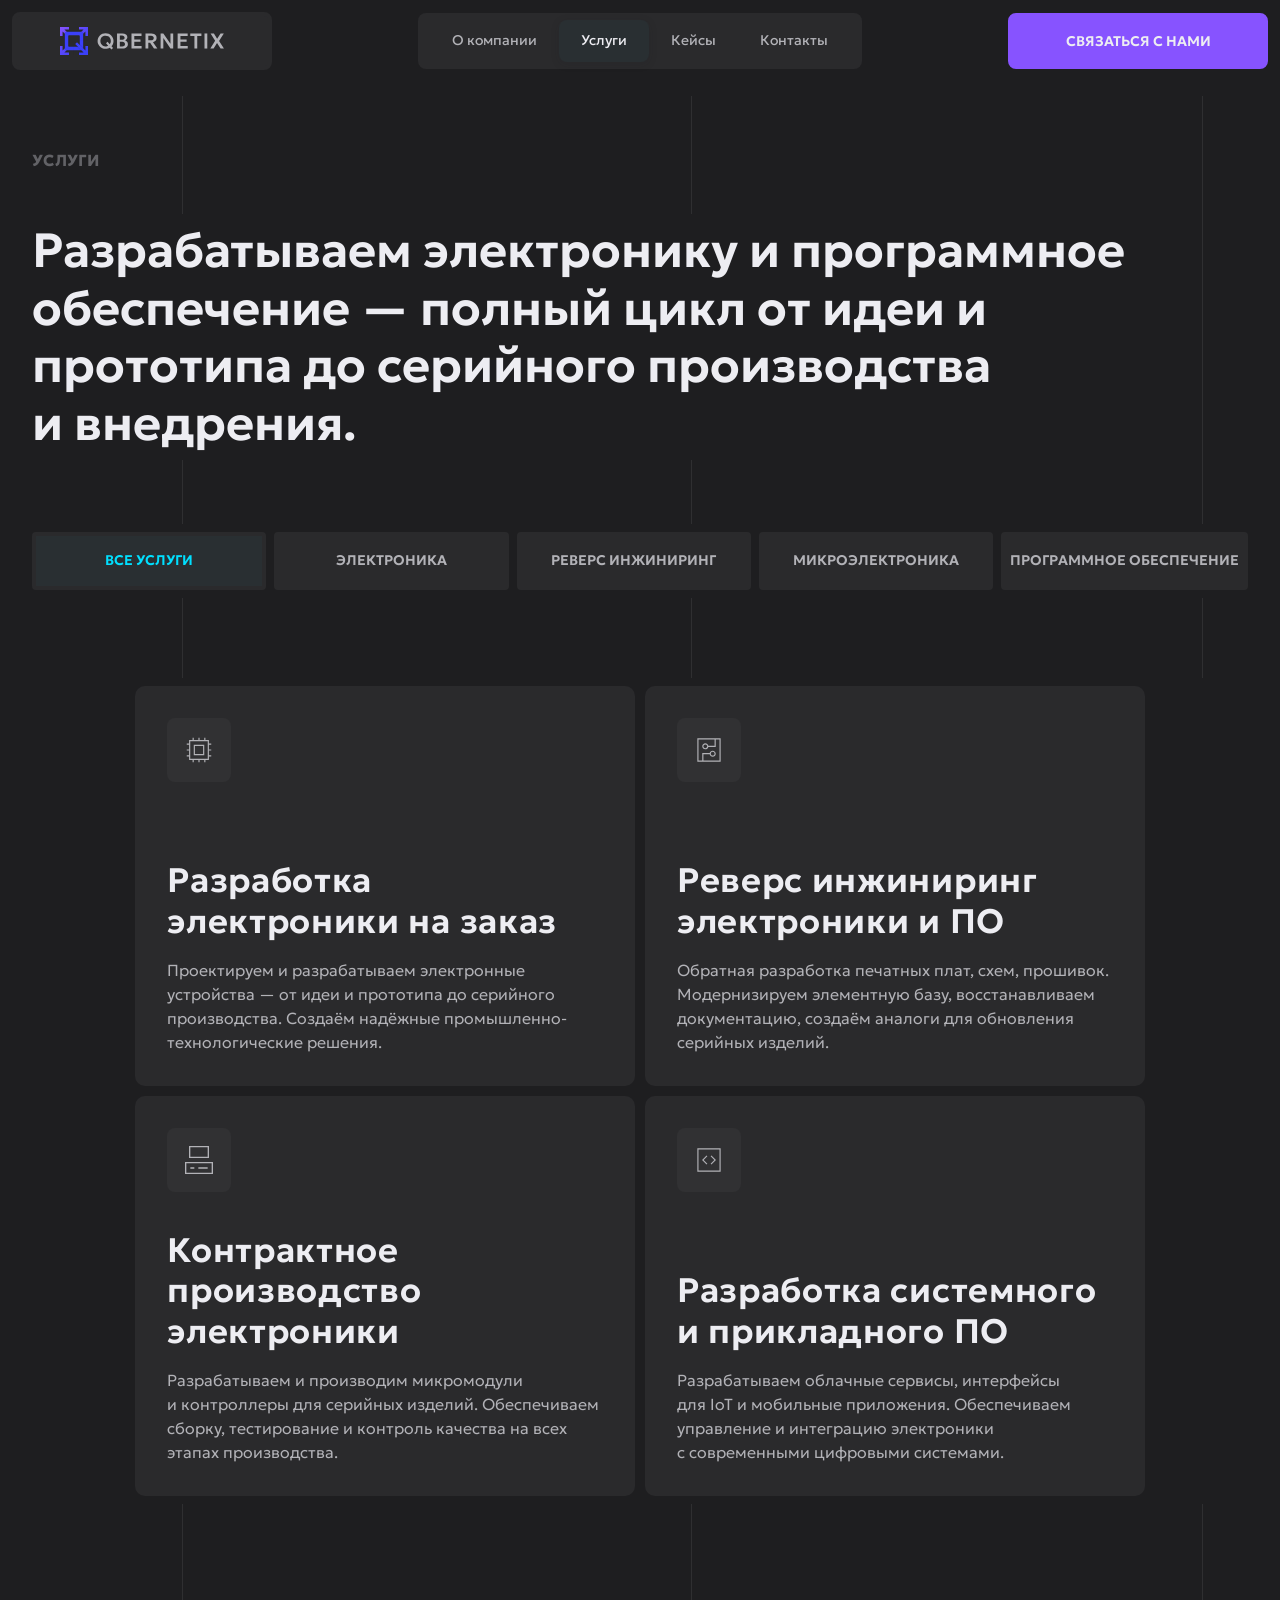
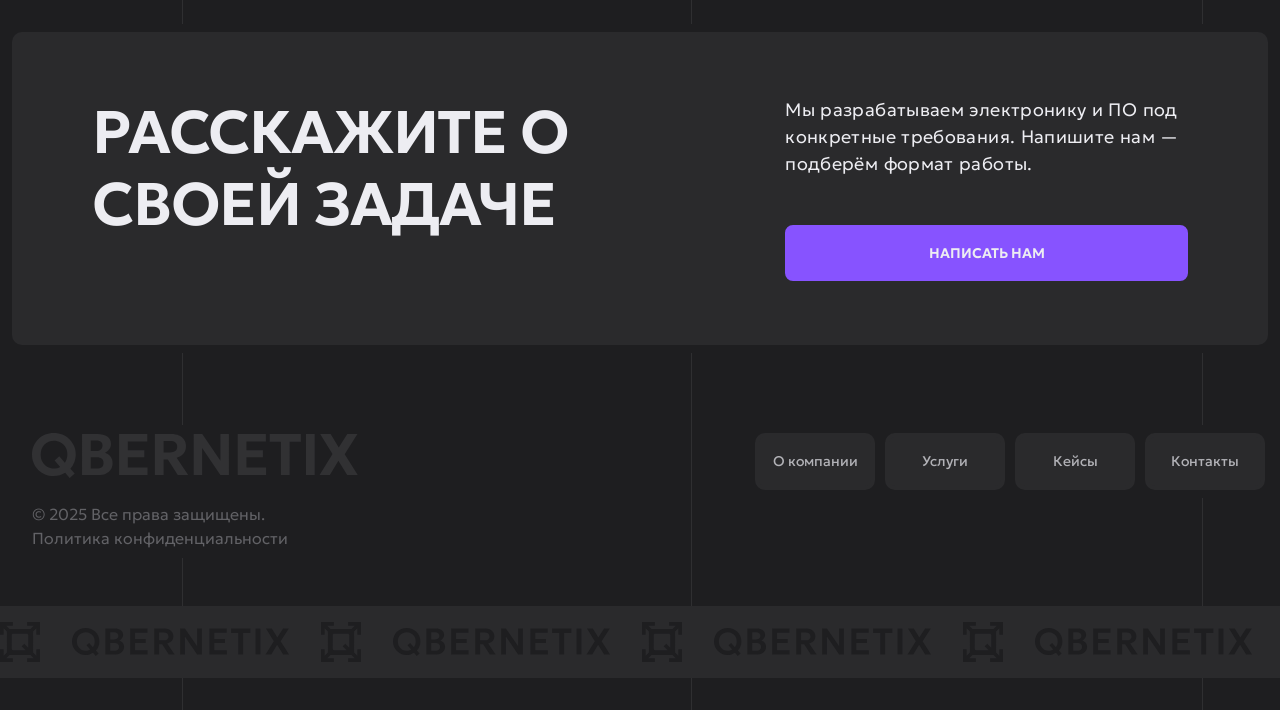
<file: service-all.html>
<!DOCTYPE html>
<html lang="ru">
	<head>
		<link rel="stylesheet" type="text/css" href="css/normalize.css" media="screen">
		<link rel="stylesheet" type="text/css" href="libs/bootstrap5/bootstrap.min.css" media="screen">
		<link rel="stylesheet" type="text/css" href="css/swiper-bundle.min.css" media="screen">
		<link rel="stylesheet icon" type="text/css" href="css/style.css" media="screen">
		<meta name="viewport" content="width=device-width, initial-scale=1.0">
		<meta charset="UTF-8">
		<title>Title</title>
	</head>
	<body>
		<div class="wrapper">
			<div class="container-fluid">
				<div class="page-lines">
					<span class="line line-1"></span>
					<span class="line line-2"></span>
					<span class="line line-3"></span>
				</div>
			</div>

			
			<header class="header">
				<div class="container-fluid">
					<nav class="navbar navbar-expand-lg">
					<a class="navbar-brand" href="index.html">
						<span><img src="images/logo.svg" alt=""></span>
					</a>

					<div class="navbar-collapse">
						<ul class="navbar-nav">
							<li class="nav-item">
								<a class="nav-link" href="about.html">О компании</a>
							</li>
							<li class="nav-item">
								<a class="nav-link active" href="service-all.html">Услуги</a>
							</li>
							<li class="nav-item">
								<a class="nav-link" href="cases.html">Кейсы</a>
							</li>
							<li class="nav-item">
								<a class="nav-link" href="contacts.html">Контакты</a>
							</li>

							<div class="mob">
								<a href="#!" class="purple-btn" data-bs-toggle="modal" data-bs-target="#exampleModal">Связаться с нами</a>
							</div>
						</ul>
						<div class="head-right">
							<a href="#!" class="purple-btn pc" data-bs-toggle="modal" data-bs-target="#exampleModal">Связаться с нами</a>
							<div class="mob">
								<button class="menu-opener">
									<span class="one"></span>
									<span class="two"></span>
									<span class="three"></span>
								</button>
							</div>
						</div>
					</div>
				</nav>
				</div>
			</header>

			<main class="main">
				<section class="services-sec">
                    <div class="container">
                        <div class="subtitle">
                            <span class="subtitle-text">Услуги</span>
                        </div>
                        <div class="title py-8">
                            <h2 class="h2">Разрабатываем электронику и программное обеспечение — полный цикл от идеи и прототипа до серийного производства и внедрения.</h2>
                        </div>
                    </div>
                </section>

                <section class="services-tab">
                    <div class="container">
                        <div class="services-block">
                            <ul class="nav nav-pills" id="pills-tab" role="tablist">
                                <li class="nav-item" role="presentation">
                                    <button class="nav-link active" id="pills-one-tab" data-bs-toggle="pill" data-bs-target="#pills-one" type="button" role="tab" aria-controls="pills-one" aria-selected="true">ВСе услуги</button>
                                </li>
                                <li class="nav-item" role="presentation">
                                    <button class="nav-link" id="pills-two-tab" data-bs-toggle="pill" data-bs-target="#pills-two" type="button" role="tab" aria-controls="pills-two" aria-selected="false">Электроника</button>
                                </li>
                                <li class="nav-item" role="presentation">
                                    <button class="nav-link" id="pills-three-tab" data-bs-toggle="pill" data-bs-target="#pills-three" type="button" role="tab" aria-controls="pills-three" aria-selected="false">Реверс инжиниринг</button>
                                </li>
                                <li class="nav-item" role="presentation">
                                    <button class="nav-link" id="pills-four-tab" data-bs-toggle="pill" data-bs-target="#pills-four" type="button" role="tab" aria-controls="pills-four" aria-selected="false">Микроэлектроника</button>
                                </li>
                                <li class="nav-item" role="presentation">
                                    <button class="nav-link" id="pills-five-tab" data-bs-toggle="pill" data-bs-target="#pills-five" type="button" role="tab" aria-controls="pills-five" aria-selected="false">Программное обеспечение</button>
                                </li>
                            </ul>

                            <div class="services-box">
                                <div class="row services-rov">
                                    <div class="col-lg-10">
                                        <div class="tab-content" id="pills-tabContent">
                                            <div class="tab-pane fade show active" id="pills-one" role="tabpanel" aria-labelledby="pills-one-tab">
                                                <div class="row rov-10">
                                                    <div class="col-lg-6">
                                                        <a href="#" class="service-link">
                                                            <span class="service-link__icon">
                                                                <svg width="32" height="32" viewBox="0 0 32 32" fill="none" xmlns="http://www.w3.org/2000/svg">
                                                                    <path d="M22 27.3333H16.6667V30H15.3333V27.3333H10V30H8.66667V27.3333H4.66667V23.3333H2V22H4.66667V16.6667H2V15.3333H4.66667V10H2V8.66667H4.66667V4.66667H8.66667V2H10V4.66667H15.3333V2H16.6667V4.66667H22V2H23.3333V4.66667H27.3333V8.66667H30V10H27.3333V15.3333H30V16.6667H27.3333V22H30V23.3333H27.3333V27.3333H23.3333V30H22V27.3333ZM6 26H26V6H6V26ZM22 10V22H10V10H22ZM11.3333 20.6667H20.6667V11.3333H11.3333V20.6667Z" fill="#B2B2B7"/>
                                                                </svg>
                                                            </span>
                                                            <h3 class="h3">Разработка <br>электроники на заказ</h3>
                                                            <span class="text">Проектируем и разрабатываем электронные устройства — от идеи и прототипа до серийного производства. Создаём надёжные промышленно-технологические решения.</span>
                                                        </a>
                                                    </div>
                                                    <div class="col-lg-6">
                                                        <a href="#" class="service-link">
                                                            <span class="service-link__icon">
                                                                <svg width="32" height="32" viewBox="0 0 32 32" fill="none" xmlns="http://www.w3.org/2000/svg">
                                                                    <path d="M29.3337 2.66669V29.3334H2.66699V2.66669H29.3337ZM22.3708 20.222C22.3706 19.0357 21.4086 18.0742 20.2223 18.0742C19.0361 18.0744 18.0747 19.0358 18.0745 20.222C18.0745 21.4083 19.036 22.3703 20.2223 22.3705C21.4087 22.3705 22.3708 21.4084 22.3708 20.222ZM23.7041 20.222C23.7041 22.1448 22.1451 23.7038 20.2223 23.7038C18.5276 23.7037 17.116 22.4926 16.805 20.8887H9.62988V28H28.0003V4.00002H23.7041V12.4447H15.195C14.8838 14.0483 13.4729 15.259 11.7783 15.2591C9.85562 15.2591 8.29667 13.7007 8.29655 11.778C8.29655 9.85525 9.85555 8.29624 11.7783 8.29624C13.473 8.29635 14.8847 9.50748 15.1956 11.1113H22.3708V4.00002H4.00033V28H8.29655V19.5554H16.8057C17.1168 17.9518 18.5278 16.741 20.2223 16.7409C22.145 16.7409 23.704 18.2994 23.7041 20.222ZM9.62988 11.778C9.63 12.9643 10.592 13.9258 11.7783 13.9258C12.9645 13.9257 13.926 12.9642 13.9261 11.778C13.9261 10.5917 12.9646 9.62969 11.7783 9.62958C10.5919 9.62958 9.62988 10.5916 9.62988 11.778Z" fill="#B2B2B7"/>
                                                                </svg>
                                                            </span>
                                                            <h3 class="h3">Реверс инжиниринг электроники и ПО</h3>
                                                            <span class="text">Обратная разработка печатных плат, схем, прошивок. Модернизируем элементную базу, восстанавливаем документацию, создаём аналоги для обновления серийных изделий.</span>
                                                        </a>
                                                    </div>

                                                    <div class="col-lg-6">
                                                        <a href="#" class="service-link">
                                                            <span class="service-link__icon">
                                                                <svg width="28" height="28" viewBox="0 0 28 28" fill="none" xmlns="http://www.w3.org/2000/svg">
                                                                    <path d="M28 16V28H0V16H28ZM1.33333 26.6667H26.6667V17.3333H1.33333V26.6667ZM9.33333 21.3333V22.6667H5.33333V21.3333H9.33333ZM22.6667 21.3333V22.6667H13.3333V21.3333H22.6667ZM24 0V12H4V0H24ZM5.33333 10.6667H22.6667V1.33333H5.33333V10.6667Z" fill="#B2B2B7"/>
                                                                </svg>
                                                            </span>
                                                            <h3 class="h3">Контрактное <br>производство электроники</h3>
                                                            <span class="text">Разрабатываем и производим микромодули и контроллеры для серийных изделий. Обеспечиваем сборку, тестирование и контроль качества на всех этапах производства.</span>
                                                        </a>
                                                    </div>
                                                    <div class="col-lg-6">
                                                        <a href="#" class="service-link">
                                                            <span class="service-link__icon">
                                                                <svg width="32" height="32" viewBox="0 0 32 32" fill="none" xmlns="http://www.w3.org/2000/svg">
                                                                    <path d="M29.3337 2.66663V29.3333H2.66699V2.66663H29.3337ZM4.00033 28H28.0003V3.99996H4.00033V28ZM14.1286 11.778L9.90592 16L14.1286 20.222L13.1852 21.1647L8.02051 16L13.1852 10.8352L14.1286 11.778ZM23.9801 16L18.8154 21.1647L17.8721 20.222L22.0941 16L17.8721 11.778L18.8154 10.8352L23.9801 16Z" fill="#B2B2B7"/>
                                                                </svg>
                                                            </span>
                                                            <h3 class="h3">Разработка системного и прикладного ПО</h3>
                                                            <span class="text">Разрабатываем облачные сервисы, интерфейсы для IoT и мобильные приложения. Обеспечиваем управление и интеграцию электроники с современными цифровыми системами.</span>
                                                        </a>
                                                    </div>
                                                </div>
                                            </div>
                                            <div class="tab-pane fade" id="pills-two" role="tabpanel" aria-labelledby="pills-two-tab">2</div>
                                            <div class="tab-pane fade" id="pills-three" role="tabpanel" aria-labelledby="pills-three-tab">3</div>
                                            <div class="tab-pane fade" id="pills-four" role="tabpanel" aria-labelledby="pills-four-tab">4</div>
                                            <div class="tab-pane fade" id="pills-five" role="tabpanel" aria-labelledby="pills-five-tab">5</div>
                                        </div>
                                    </div>
                                </div>
                            </div>
                        </div>
                    </div>
                </section>

				<section class="tender-sec">
					<div class="container-fluid">
						<div class="py-8">
							<div class="tender-block black">
								<div class="row">
									<div class="col-lg-5 mx-auto">
										<div class="tender-block__title">
											<span class="h1">Расскажите о своей задаче</span>
										</div>
									</div>
									<div class="col-lg-4 mx-auto">
										<div class="tender-block__right">
											<p class="text-default">Мы разрабатываем электронику и ПО под конкретные требования. Напишите нам — подберём формат работы.</p>
											<a href="#!" class="purple-btn" data-bs-toggle="modal" data-bs-target="#exampleModal">Написать нам</a>
										</div>
									</div>
								</div>
							</div>
						</div>
					</div>
				</section>
			</main>

			<footer class="footer">
				<div class="container">
					<div class="footer-block">
						<div class="row">
							<div class="col-lg-7">
								<div class="ftr-logo py-8">
									<img src="images/footer-logo.svg" alt="">
									<div class="ftr-text">
										<span>© 2025 Все права защищены.</span>
										<a href="#">Политика конфиденциальности</a>
									</div>
								</div>
							</div>
							<div class="col-lg-5">
								<div class="ftr-menu">
									<a href="about.html">О компании</a>
									<a href="service-all.html">Услуги</a>
									<a href="cases.html">Кейсы</a>
									<a href="contacts.html">Контакты</a>
								</div>
							</div>
						</div>
					</div>
				</div>

				<div class="marquee">
					<div class="marquee-track">
						<div class="marquee-inner">
							<span><img src="images/marquee-icon.svg" alt=""></span>
							<span><img src="images/marquee-text.svg" alt=""></span>
							<span><img src="images/marquee-icon.svg" alt=""></span>
							<span><img src="images/marquee-text.svg" alt=""></span>
							<span><img src="images/marquee-icon.svg" alt=""></span>
							<span><img src="images/marquee-text.svg" alt=""></span>
							<span><img src="images/marquee-icon.svg" alt=""></span>
							<span><img src="images/marquee-text.svg" alt=""></span>
						</div>

						<div class="marquee-inner">
							<span><img src="images/marquee-icon.svg" alt=""></span>
							<span><img src="images/marquee-text.svg" alt=""></span>
							<span><img src="images/marquee-icon.svg" alt=""></span>
							<span><img src="images/marquee-text.svg" alt=""></span>
							<span><img src="images/marquee-icon.svg" alt=""></span>
							<span><img src="images/marquee-text.svg" alt=""></span>
							<span><img src="images/marquee-icon.svg" alt=""></span>
							<span><img src="images/marquee-text.svg" alt=""></span>
						</div>
					</div>
				</div>
			</footer>
		</div>

		<!-- Modal -->
        <div class="modal fade" id="exampleModal" tabindex="-1" aria-labelledby="exampleModalLabel" aria-hidden="true">
            <div class="modal-dialog modal-dialog-centered">
                <div class="modal-content">
                    <div class="modal-header">
                        <h3 class="modal-title h3" id="exampleModalLabel">Оставьте заявку</h3>
                        <button type="button" class="btn-close" data-bs-dismiss="modal" aria-label="Close">
                            <svg width="24" height="24" viewBox="0 0 24 24" fill="none" xmlns="http://www.w3.org/2000/svg">
                                <path d="M18.8943 6.16613L13.0607 11.9998L18.8943 17.8334L17.8336 18.8941L12 13.0604L6.16637 18.8941L5.10571 17.8334L10.9393 11.9998L5.10571 6.16613L6.16637 5.10547L12 10.9391L17.8336 5.10547L18.8943 6.16613Z" fill="#EDEDF2"/>
                            </svg>
                        </button>
                    </div>
                    <div class="modal-body">
                        <form action="#" id="modal-form__id">
                            <div class="contacts-form">
                                <div class="form-group name">
                                    <input type="text" name="name" placeholder="Фамилия Имя Отчество" required="">
                                </div>
                                <div class="form-group name-company">
                                    <input type="text" name="name-company" placeholder="Название вашей компании" required="">
                                </div>
                                <div class="form-group tel">
                                    <input type="tel" name="phone" placeholder="+7 (923) 000-17-18" required="">
                                </div>
                                <div class="form-group message">
                                    <textarea name="question" placeholder="Задайте свой вопрос"></textarea>
                                </div>
                                <div class="contact-form__btn">
                                    <p>Нажимая на кнопку «Отправить», вы даете согласие на обработку персональных данных и соглашаетесь с Политикой конфиденциальности</p>
                                    <button type="submit" class="purple-btn">Отправить</button>
                                </div>
                            </div>
                        </form>
                    </div>
                </div>
            </div>
        </div>

		<script src="js/jquery-3.7.0.min.js"></script>
		<script src="libs/bootstrap5/popper.js"></script>
		<script src="libs/bootstrap5/bootstrap.min.js"></script>
		<script src="js/swiper-bundle.min.js"></script>
		<script src="https://api-maps.yandex.ru/2.1/?lang=ru_RU"></script>
		<script src="js/script.js"></script>
	</body>
</html>
</file>
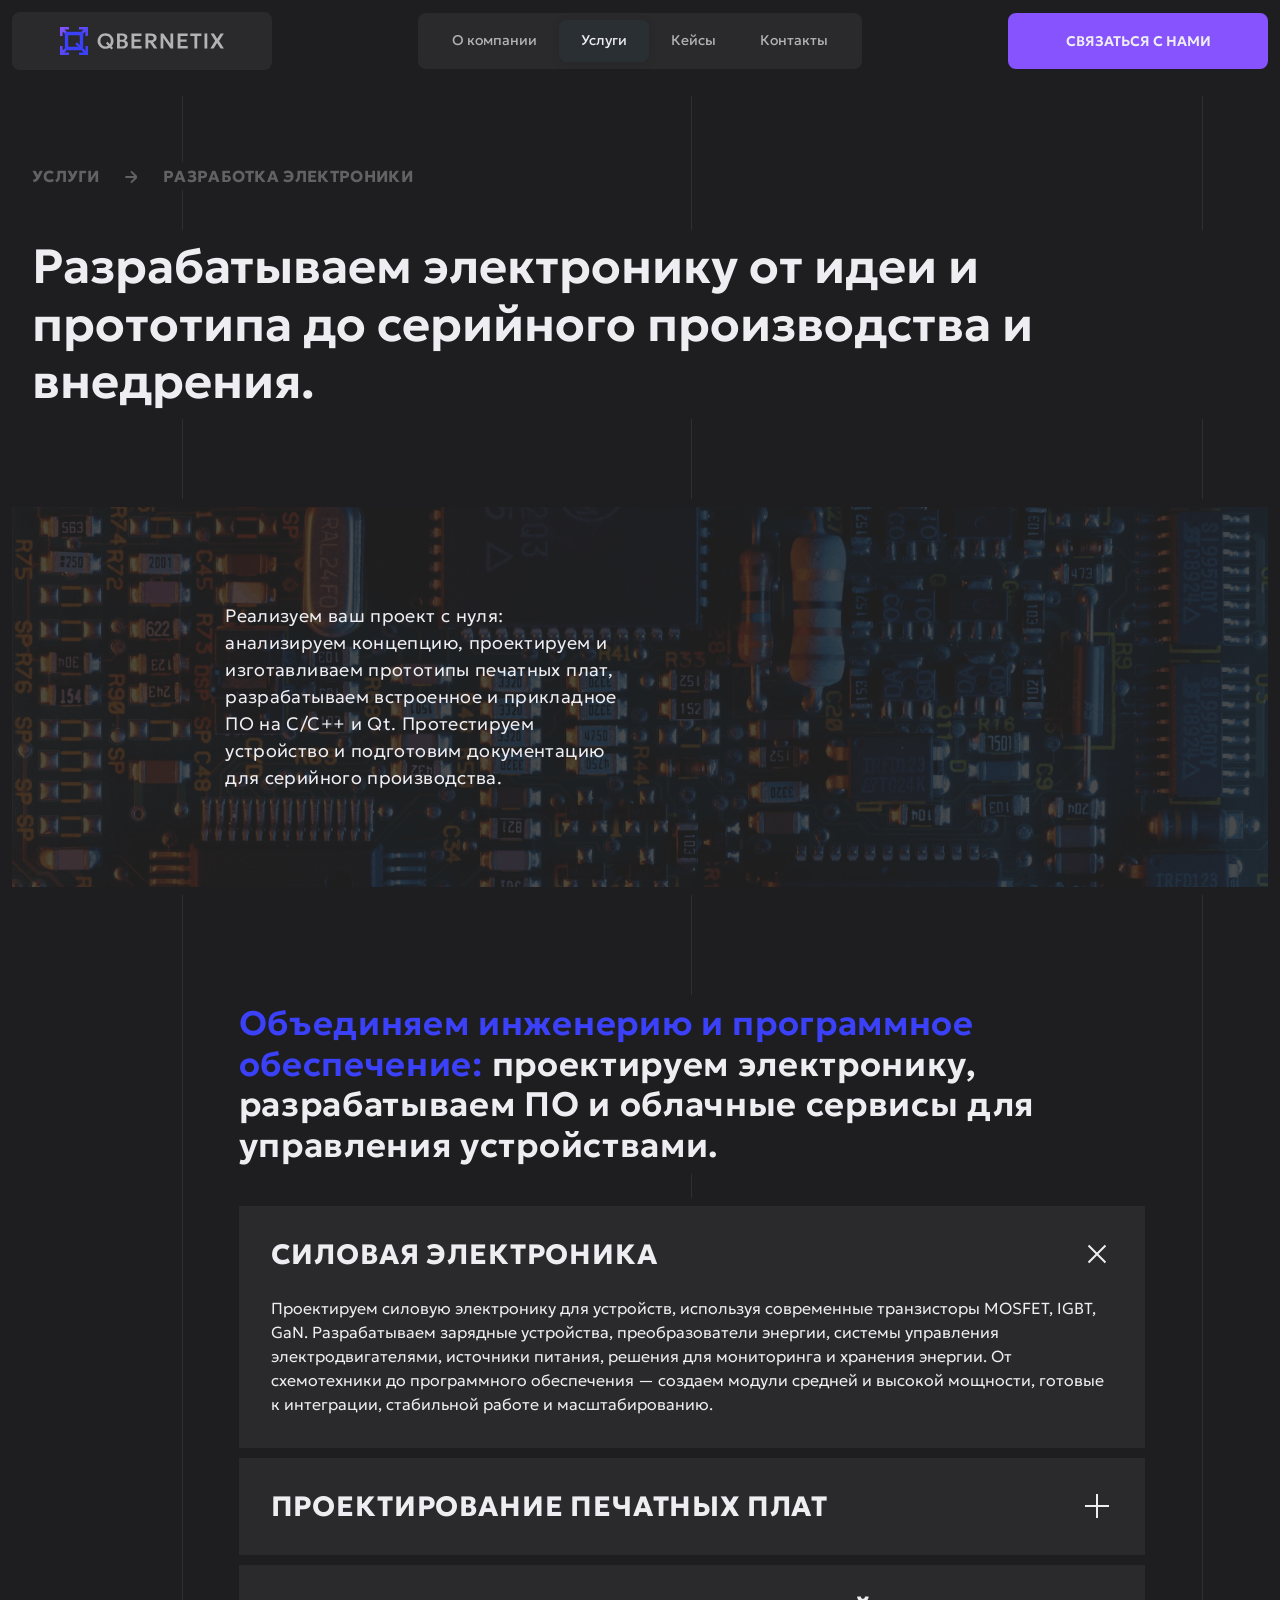
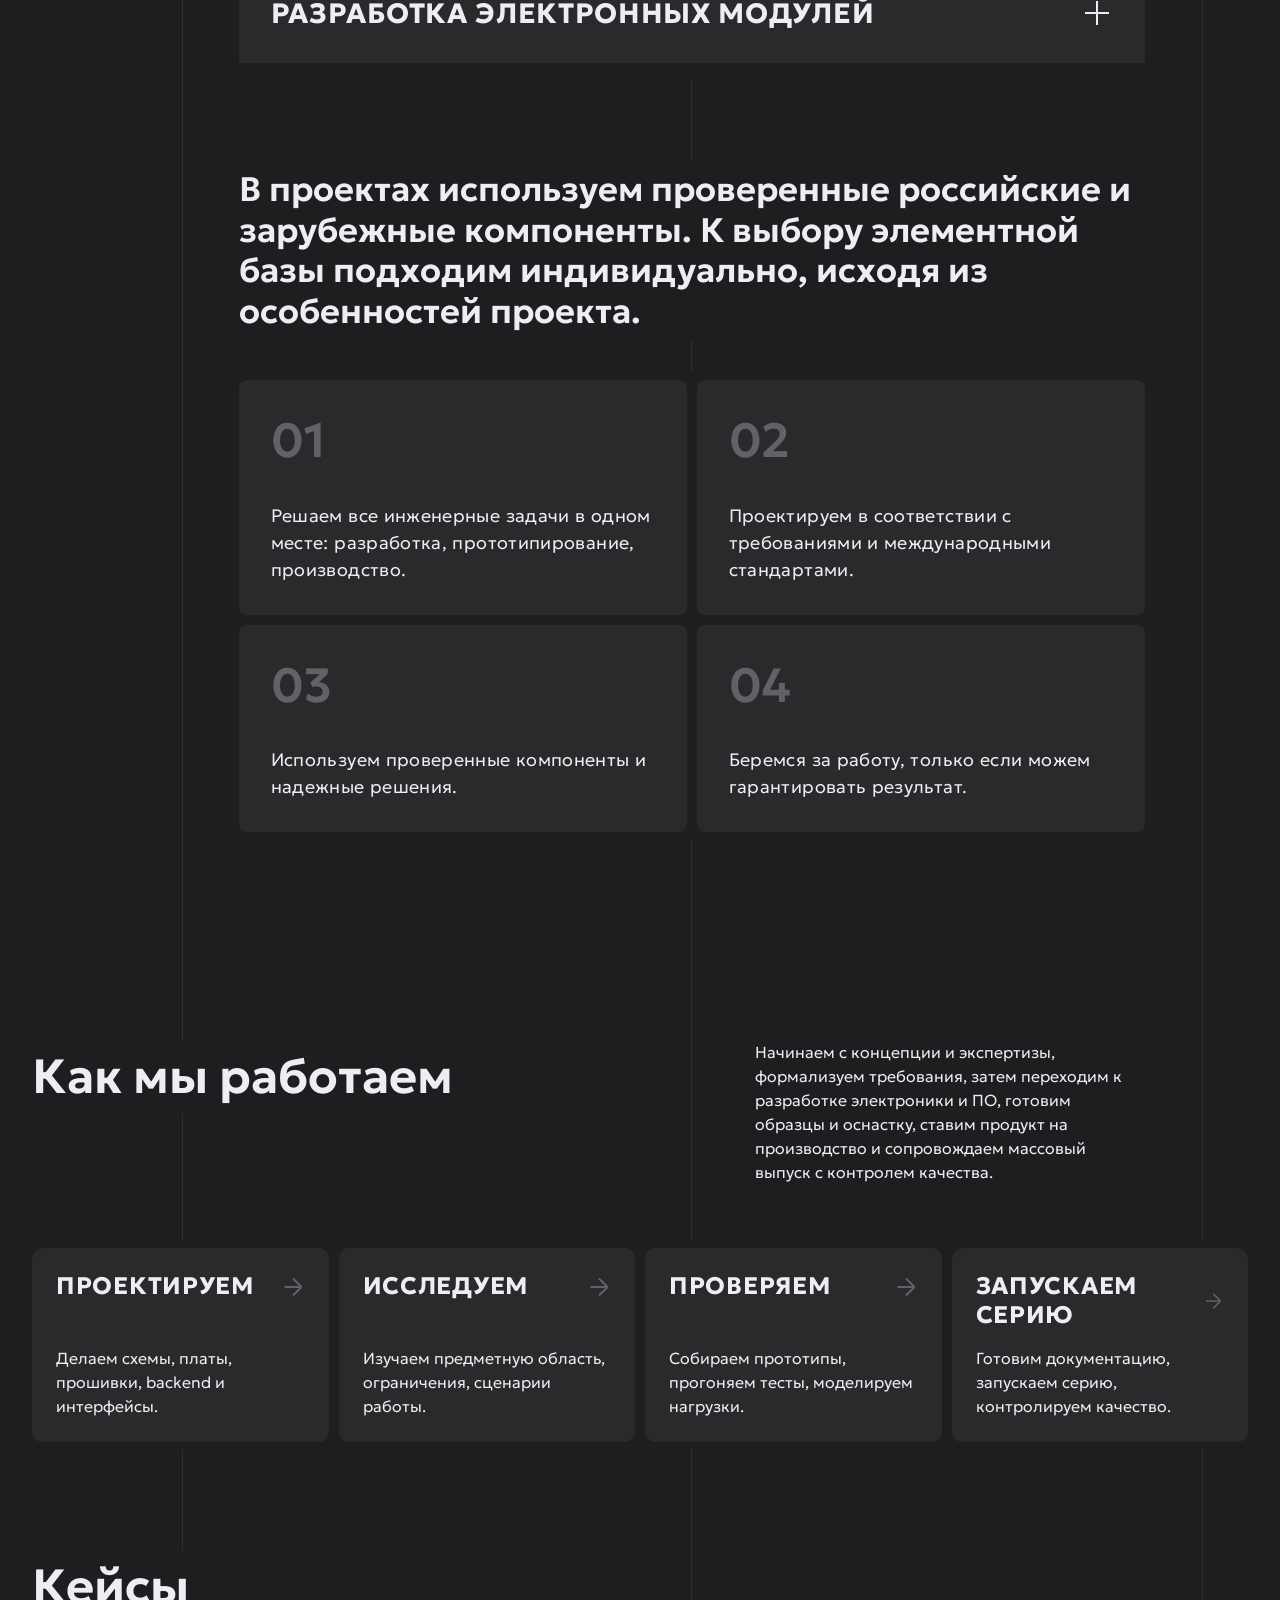
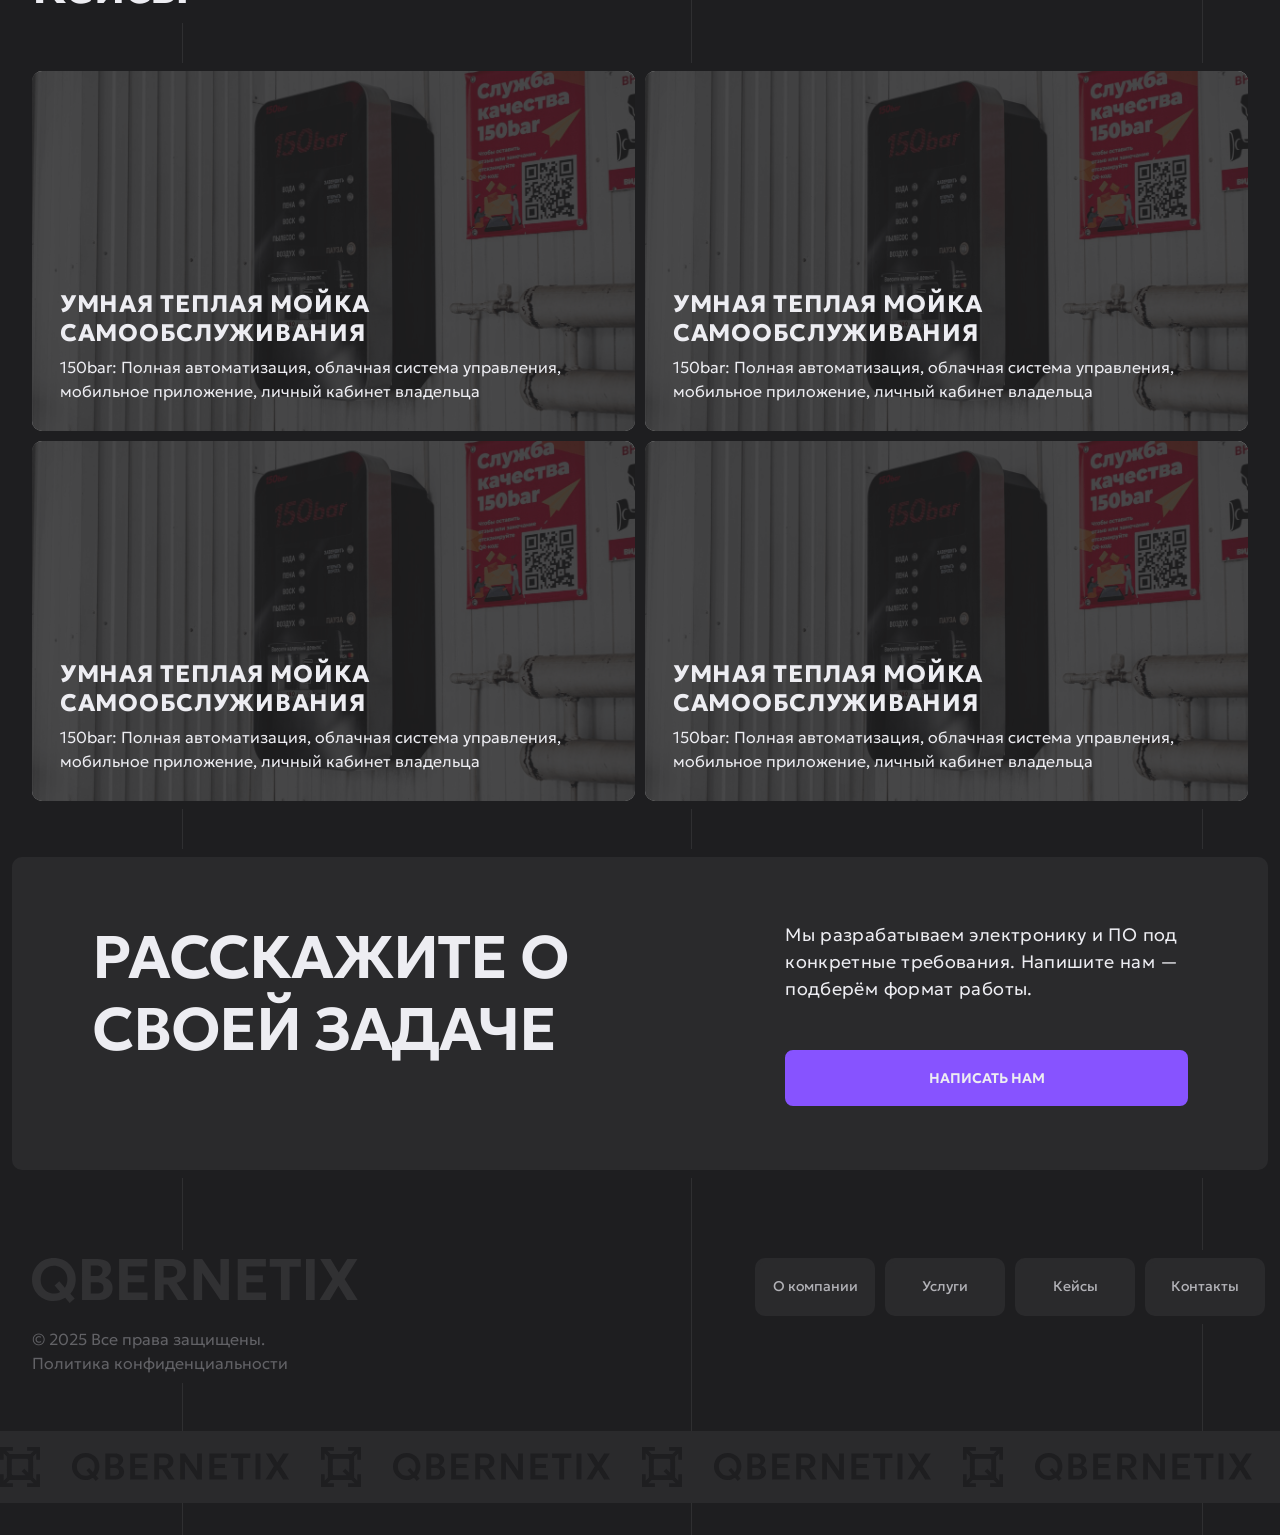
<file: service.html>
<!DOCTYPE html>
<html lang="ru">
	<head>
		<link rel="stylesheet" type="text/css" href="css/normalize.css" media="screen">
		<link rel="stylesheet" type="text/css" href="libs/bootstrap5/bootstrap.min.css" media="screen">
		<link rel="stylesheet" type="text/css" href="css/swiper-bundle.min.css" media="screen">
		<link rel="stylesheet icon" type="text/css" href="css/style.css" media="screen">
		<meta name="viewport" content="width=device-width, initial-scale=1.0">
		<meta charset="UTF-8">
		<title>Title</title>
	</head>
	<body>
		<div class="wrapper">
			<div class="container-fluid">
				<div class="page-lines">
					<span class="line line-1"></span>
					<span class="line line-2"></span>
					<span class="line line-3"></span>
				</div>
			</div>

			
			<header class="header">
				<div class="container-fluid">
					<nav class="navbar navbar-expand-lg">
					<a class="navbar-brand" href="index.html">
						<span><img src="images/logo.svg" alt=""></span>
					</a>

					<div class="navbar-collapse">
						<ul class="navbar-nav">
							<li class="nav-item">
								<a class="nav-link" href="about.html">О компании</a>
							</li>
							<li class="nav-item">
								<a class="nav-link active" href="service-all.html">Услуги</a>
							</li>
							<li class="nav-item">
								<a class="nav-link" href="cases.html">Кейсы</a>
							</li>
							<li class="nav-item">
								<a class="nav-link" href="contacts.html">Контакты</a>
							</li>

                            <div class="mob">
								<a href="#!" class="purple-btn" data-bs-toggle="modal" data-bs-target="#exampleModal">Связаться с нами</a>
							</div>
						</ul>
						<div class="head-right">
							<a href="#!" class="purple-btn pc" data-bs-toggle="modal" data-bs-target="#exampleModal">Связаться с нами</a>
							<div class="mob">
								<button class="menu-opener">
									<span class="one"></span>
									<span class="two"></span>
									<span class="three"></span>
								</button>
							</div>
						</div>
					</div>
				</nav>
				</div>
			</header>

			<main class="main">
				<section class="service-inner">
                    <div class="container">
                        <nav aria-label="breadcrumb">
                            <ol class="breadcrumb">
                                <li class="breadcrumb-item"><a href="#">Услуги</a></li>
                                <li class="breadcrumb-item active" aria-current="page">Разработка электроники</li>
                            </ol>
                        </nav>
                        <div class="title py-8">
                            <h2 class="h2">Разрабатываем электронику от идеи и прототипа до серийного производства и внедрения.</h2>
                        </div>
                    </div>
                </section>

                <section class="service-banner">
                    <div class="container-fluid">
                        <div class="service-banner__block">
                            <div class="service-banner__bg">
                                <img src="images/service-bg.png" alt="">
                            </div>
                            <div class="row">
                                <div class="col-lg-4 offset-lg-2 col-sm-9 offset-sm-1">
                                    <div class="service-banner__text">
                                        <p class="text-default">Реализуем ваш проект с нуля: анализируем концепцию, проектируем и изготавливаем прототипы печатных плат, разрабатываем встроенное и прикладное ПО на C/C++ и Qt. Протестируем устройство и подготовим документацию для серийного производства.</p>
                                    </div>
                                </div>
                            </div>
                        </div>
                    </div>
                </section>

                <section class="service-info">
                    <div class="container">
                        <div class="row">
                            <div class="col-lg-9 offset-lg-2">
                                <div class="info-block">
                                    <div class="title py-8">
                                        <h3 class="h3"><span class="blue-text">Объединяем инженерию и программное обеспечение:</span> проектируем электронику, разрабатываем ПО и облачные сервисы для управления устройствами.</h3>
                                    </div>

                                    <div class="accordion" id="accordionExample">
                                        <div class="accordion-item">
                                            <h4 class="accordion-header" id="headingOne">
                                                <button class="accordion-button" type="button" data-bs-toggle="collapse" data-bs-target="#collapseOne" aria-expanded="true" aria-controls="collapseOne">
                                                    <span class="text">Силовая электроника</span>
                                                    <img src="images/plus-icon.svg" alt="">
                                                </button>
                                            </h4>
                                            <div id="collapseOne" class="accordion-collapse collapse show" aria-labelledby="headingOne" data-bs-parent="#accordionExample">
                                                <div class="accordion-body">
                                                    <p>Проектируем силовую электронику для устройств, используя современные транзисторы MOSFET, IGBT, GaN. Разрабатываем зарядные устройства, преобразователи энергии, системы управления электродвигателями, источники питания, решения для мониторинга и хранения энергии. От схемотехники до программного обеспечения — создаем модули средней и высокой мощности, готовые к интеграции, стабильной работе и масштабированию.</p>
                                                </div>
                                            </div>
                                        </div>
                                        <div class="accordion-item">
                                            <h4 class="accordion-header" id="headingTwo">
                                                <button class="accordion-button collapsed" type="button" data-bs-toggle="collapse" data-bs-target="#collapseTwo" aria-expanded="false" aria-controls="collapseTwo">
                                                    <span class="text">Проектирование печатных плат</span>
                                                    <img src="images/plus-icon.svg" alt="">
                                                </button>
                                            </h4>
                                            <div id="collapseTwo" class="accordion-collapse collapse" aria-labelledby="headingTwo" data-bs-parent="#accordionExample">
                                                <div class="accordion-body">
                                                    <p>Проектируем силовую электронику для устройств, используя современные транзисторы MOSFET, IGBT, GaN. Разрабатываем зарядные устройства, преобразователи энергии, системы управления электродвигателями, источники питания, решения для мониторинга и хранения энергии. От схемотехники до программного обеспечения — создаем модули средней и высокой мощности, готовые к интеграции, стабильной работе и масштабированию.</p>
                                                </div>
                                            </div>
                                        </div>
                                        <div class="accordion-item">
                                            <h4 class="accordion-header" id="headingThree">
                                                <button class="accordion-button collapsed" type="button" data-bs-toggle="collapse" data-bs-target="#collapseThree" aria-expanded="false" aria-controls="collapseThree">
                                                    <span class="text">Разработка электронных модулей</span>
                                                    <img src="images/plus-icon.svg" alt="">
                                                </button>
                                            </h4>
                                            <div id="collapseThree" class="accordion-collapse collapse" aria-labelledby="headingThree" data-bs-parent="#accordionExample">
                                                <div class="accordion-body">
                                                    <p>Проектируем силовую электронику для устройств, используя современные транзисторы MOSFET, IGBT, GaN. Разрабатываем зарядные устройства, преобразователи энергии, системы управления электродвигателями, источники питания, решения для мониторинга и хранения энергии. От схемотехники до программного обеспечения — создаем модули средней и высокой мощности, готовые к интеграции, стабильной работе и масштабированию.</p>
                                                </div>
                                            </div>
                                        </div>
                                    </div>
                                </div>

                                <div class="info-items">
                                    <div class="title py-8">
                                        <h3 class="h3">В проектах используем проверенные российские и зарубежные компоненты. К выбору элементной базы подходим индивидуально, исходя из особенностей проекта.</h3>
                                    </div>
                                    <div class="row rov-10 py-8">
                                        <div class="col-lg-6">
                                            <div class="info-col">
                                                <h2 class="h2">01</h2>
                                                <p class="text-default">Решаем все инженерные задачи в одном месте: разработка, прототипирование, производство.</p>
                                            </div>
                                        </div>
                                        <div class="col-lg-6">
                                            <div class="info-col">
                                                <h2 class="h2">02</h2>
                                                <p class="text-default">Проектируем в соответствии с требованиями и международными стандартами.</p>
                                            </div>
                                        </div>
                                        <div class="col-lg-6">
                                            <div class="info-col">
                                                <h2 class="h2">03</h2>
                                                <p class="text-default">Используем проверенные компоненты и надежные решения.</p>
                                            </div>
                                        </div>
                                        <div class="col-lg-6">
                                            <div class="info-col">
                                                <h2 class="h2">04</h2>
                                                <p class="text-default">Беремся за работу, только если можем гарантировать результат.</p>
                                            </div>
                                        </div>
                                    </div>
                                </div>
                            </div>
                        </div>
                    </div>
                </section>

                <section class="works-sec">
                    <div class="container">
                        <div class="works-block">
                            <div class="row">
                                <div class="col-lg-6">
                                    <div class="title py-8">
                                        <h2 class="h2">Как мы работаем</h2>
                                    </div>
                                </div>
                                <div class="col-lg-4 mx-auto">
                                    <div class="works-text">
                                        <p>Начинаем с концепции и экспертизы, формализуем требования, затем переходим к разработке электроники и ПО, готовим образцы и оснастку, ставим продукт на производство и сопровождаем массовый выпуск с контролем качества.</p>
                                    </div>
                                </div>
                            </div>
                        </div>

                        <div class="py-8 bg-sm-none">
                            <div class="row rov-10">
                                <div class="col-lg-3">
                                    <div class="works-items">
                                        <h4 class="h4">
                                            Проектируем
                                            <svg width="24" height="24" viewBox="0 0 24 24" fill="none" xmlns="http://www.w3.org/2000/svg">
                                                <path d="M3.51465 12H20.4852M20.4852 12L11.9999 20.4853M20.4852 12L11.9999 3.51472" stroke="#626266" stroke-width="2"/>
                                            </svg>
                                        </h4>
                                        <p>Делаем схемы, платы, прошивки, backend и интерфейсы.</p>
                                    </div>
                                </div>
                                <div class="col-lg-3">
                                    <div class="works-items">
                                        <h4 class="h4">
                                            Исследуем
                                            <svg width="24" height="24" viewBox="0 0 24 24" fill="none" xmlns="http://www.w3.org/2000/svg">
                                                <path d="M3.51465 12H20.4852M20.4852 12L11.9999 20.4853M20.4852 12L11.9999 3.51472" stroke="#626266" stroke-width="2"/>
                                            </svg>
                                        </h4>
                                        <p>Изучаем предметную область, ограничения, сценарии работы.</p>
                                    </div>
                                </div>
                                <div class="col-lg-3">
                                    <div class="works-items">
                                        <h4 class="h4">
                                            Проверяем
                                            <svg width="24" height="24" viewBox="0 0 24 24" fill="none" xmlns="http://www.w3.org/2000/svg">
                                                <path d="M3.51465 12H20.4852M20.4852 12L11.9999 20.4853M20.4852 12L11.9999 3.51472" stroke="#626266" stroke-width="2"/>
                                            </svg>
                                        </h4>
                                        <p>Собираем прототипы, прогоняем тесты, моделируем нагрузки.</p>
                                    </div>
                                </div>
                                <div class="col-lg-3">
                                    <div class="works-items">
                                        <h4 class="h4">
                                            Запускаем серию
                                            <svg width="24" height="24" viewBox="0 0 24 24" fill="none" xmlns="http://www.w3.org/2000/svg">
                                                <path d="M3.51465 12H20.4852M20.4852 12L11.9999 20.4853M20.4852 12L11.9999 3.51472" stroke="#626266" stroke-width="2"/>
                                            </svg>
                                        </h4>
                                        <p>Готовим документацию, запускаем серию, контролируем качество.</p>
                                    </div>
                                </div>
                            </div>
                        </div>
                    </div>
                </section>

                <section class="cases-sec p-sm-0">
                    <div class="container">
                        <div class="title">
                            <h2 class="h2 py-8">Кейсы</h2>
                        </div>

                        <div class="row rov-10 py-8">
                            <div class="col-xxl-3 col-sm-6">
                                <a href="#" class="case-block">
                                    <img src="images/case-bg.png" alt="">
                                    <div class="case-inner">
                                        <h4 class="h4">Умная теплая мойка самообслуживания</h4>
                                        <span>150bar: Полная автоматизация, облачная система управления, мобильное приложение, личный кабинет владельца</span>
                                    </div>
                                </a>
                            </div>
                            <div class="col-xxl-3 col-sm-6">
                                <a href="#" class="case-block">
                                    <img src="images/case-bg.png" alt="">
                                    <div class="case-inner">
                                        <h4 class="h4">Умная теплая мойка самообслуживания</h4>
                                        <span>150bar: Полная автоматизация, облачная система управления, мобильное приложение, личный кабинет владельца</span>
                                    </div>
                                </a>
                            </div>
                            <div class="col-xxl-3 col-sm-6">
                                <a href="#" class="case-block">
                                    <img src="images/case-bg.png" alt="">
                                    <div class="case-inner">
                                        <h4 class="h4">Умная теплая мойка самообслуживания</h4>
                                        <span>150bar: Полная автоматизация, облачная система управления, мобильное приложение, личный кабинет владельца</span>
                                    </div>
                                </a>
                            </div>
                            <div class="col-xxl-3 col-sm-6">
                                <a href="#" class="case-block">
                                    <img src="images/case-bg.png" alt="">
                                    <div class="case-inner">
                                        <h4 class="h4">Умная теплая мойка самообслуживания</h4>
                                        <span>150bar: Полная автоматизация, облачная система управления, мобильное приложение, личный кабинет владельца</span>
                                    </div>
                                </a>
                            </div>
                        </div>
                    </div>
                </section>

				<section class="tender-sec">
					<div class="container-fluid">
						<div class="py-8">
							<div class="tender-block black">
								<div class="row">
									<div class="col-lg-5 mx-auto">
										<div class="tender-block__title">
											<span class="h1">Расскажите о своей задаче</span>
										</div>
									</div>
									<div class="col-lg-4 mx-auto">
										<div class="tender-block__right">
											<p class="text-default">Мы разрабатываем электронику и ПО под конкретные требования. Напишите нам — подберём формат работы.</p>
											<a href="#!" class="purple-btn" data-bs-toggle="modal" data-bs-target="#exampleModal">Написать нам</a>
										</div>
									</div>
								</div>
							</div>
						</div>
					</div>
				</section>
			</main>

			<footer class="footer">
				<div class="container">
					<div class="footer-block">
						<div class="row">
							<div class="col-lg-7">
								<div class="ftr-logo py-8">
									<img src="images/footer-logo.svg" alt="">
									<div class="ftr-text">
										<span>© 2025 Все права защищены.</span>
										<a href="#">Политика конфиденциальности</a>
									</div>
								</div>
							</div>
							<div class="col-lg-5">
								<div class="ftr-menu">
									<a href="about.html">О компании</a>
									<a href="service-all.html">Услуги</a>
									<a href="cases.html">Кейсы</a>
									<a href="contacts.html">Контакты</a>
								</div>
							</div>
						</div>
					</div>
				</div>

				<div class="marquee">
					<div class="marquee-track">
						<div class="marquee-inner">
							<span><img src="images/marquee-icon.svg" alt=""></span>
							<span><img src="images/marquee-text.svg" alt=""></span>
							<span><img src="images/marquee-icon.svg" alt=""></span>
							<span><img src="images/marquee-text.svg" alt=""></span>
							<span><img src="images/marquee-icon.svg" alt=""></span>
							<span><img src="images/marquee-text.svg" alt=""></span>
							<span><img src="images/marquee-icon.svg" alt=""></span>
							<span><img src="images/marquee-text.svg" alt=""></span>
						</div>

						<div class="marquee-inner">
							<span><img src="images/marquee-icon.svg" alt=""></span>
							<span><img src="images/marquee-text.svg" alt=""></span>
							<span><img src="images/marquee-icon.svg" alt=""></span>
							<span><img src="images/marquee-text.svg" alt=""></span>
							<span><img src="images/marquee-icon.svg" alt=""></span>
							<span><img src="images/marquee-text.svg" alt=""></span>
							<span><img src="images/marquee-icon.svg" alt=""></span>
							<span><img src="images/marquee-text.svg" alt=""></span>
						</div>
					</div>
				</div>
			</footer>
		</div>

        <!-- Modal -->
        <div class="modal fade" id="exampleModal" tabindex="-1" aria-labelledby="exampleModalLabel" aria-hidden="true">
            <div class="modal-dialog modal-dialog-centered">
                <div class="modal-content">
                    <div class="modal-header">
                        <h3 class="modal-title h3" id="exampleModalLabel">Оставьте заявку</h3>
                        <button type="button" class="btn-close" data-bs-dismiss="modal" aria-label="Close">
                            <svg width="24" height="24" viewBox="0 0 24 24" fill="none" xmlns="http://www.w3.org/2000/svg">
                                <path d="M18.8943 6.16613L13.0607 11.9998L18.8943 17.8334L17.8336 18.8941L12 13.0604L6.16637 18.8941L5.10571 17.8334L10.9393 11.9998L5.10571 6.16613L6.16637 5.10547L12 10.9391L17.8336 5.10547L18.8943 6.16613Z" fill="#EDEDF2"/>
                            </svg>
                        </button>
                    </div>
                    <div class="modal-body">
                        <form action="#" id="modal-form__id">
                            <div class="contacts-form">
                                <div class="form-group name">
                                    <input type="text" name="name" placeholder="Фамилия Имя Отчество" required="">
                                </div>
                                <div class="form-group name-company">
                                    <input type="text" name="name-company" placeholder="Название вашей компании" required="">
                                </div>
                                <div class="form-group tel">
                                    <input type="tel" name="phone" placeholder="+7 (923) 000-17-18" required="">
                                </div>
                                <div class="form-group message">
                                    <textarea name="question" placeholder="Задайте свой вопрос"></textarea>
                                </div>
                                <div class="contact-form__btn">
                                    <p>Нажимая на кнопку «Отправить», вы даете согласие на обработку персональных данных и соглашаетесь с Политикой конфиденциальности</p>
                                    <button type="submit" class="purple-btn">Отправить</button>
                                </div>
                            </div>
                        </form>
                    </div>
                </div>
            </div>
        </div>

		<script src="js/jquery-3.7.0.min.js"></script>
		<script src="libs/bootstrap5/popper.js"></script>
		<script src="libs/bootstrap5/bootstrap.min.js"></script>
		<script src="js/swiper-bundle.min.js"></script>
        <script src="https://api-maps.yandex.ru/2.1/?lang=ru_RU"></script>
		<script src="js/script.js"></script>
	</body>
</html>
</file>
<file: css/style.css>
@import url('https://fonts.googleapis.com/css2?family=Geologica:wght,CRSV@100..900,0&display=swap');

body {
	margin: 0;
	padding: 0;
	width: 100%;
	font-family: "Geologica", sans-serif;
	position: relative;
	color: #EDEDF2;
}

a, p, h1, h2, h3, h4, h5, h6 {
	margin: 0;
    text-decoration: none;
    line-height: 1.2;
}
.h1, .h2, .h3, .h4, .h5, .h6 {
	margin-bottom: 0;
}
button:focus,
textarea:focus,
select:focus{
	outline: none!important;
	box-shadow: none;
}
input:focus{
	outline: none!important;
}
a:active, a:focus {
  outline: 0;
  outline: none!important;
  -moz-outline-style: none;
}

span, button, img, a, svg path {
	transition: .3s all ease;
}

a, button {
	display: inline-block;
}
img {
	max-width: 100%;
}

.wrapper {
	overflow: hidden;
	background-color: #1E1E20;
	min-height: 100vh;
	position: relative;
}


.page-lines {
  pointer-events: none;
  z-index: 0;
}
.page-lines .line {
  position: absolute;
  top: 96px;
  bottom: 0;
  width: 1px;
  background: rgba(255,255,255,0.08);
}
.line-1 { left: 14.2%; }
.line-2 { left: 54%; }
.line-3 { right: 6%; }

footer,
main {
	position: relative;
	z-index: 2;
}

.h1 {
	font-weight: 600;
	font-size: 72px;
	line-height: 120%;
	letter-spacing: -0.02em;
	text-transform: uppercase;
	color: #EDEDF2;
}
.h2 {
	font-weight: 600;
	font-size: 64px;
	line-height: 120%;
	color: #EDEDF2;
	display: inline-block;
}
.h3 {
	font-weight: 600;
	font-size: 42px;
	line-height: 120%;
	letter-spacing: 0.02em;
	color: #EDEDF2;
}
.h4 {
	font-weight: 700;
	font-size: 28px;
	line-height: 120%;
	letter-spacing: 0.03em;
	text-transform: uppercase;
	color: #EDEDF2;
	display: inline-block;
}
.blue-text {
	color: #3B40F9;
}

.purple-btn {
	font-weight: 600;
	font-size: 14px;
	line-height: 120%;
	text-transform: uppercase;
	color: #EDEDF2;
	background-color: #8753FF;
	border-radius: 8px;
	border: 4px solid #8753FF;
	width: 100%;
	height: 64px;
	display: flex;
	align-items: center;
	justify-content: center;
}
.purple-btn:hover {
	color: #EDEDF2;
	background-color: #774BDE;
}

.black-btn,
.btn-link {
	padding: 17px 20px 17px 24px;
	display: flex;
	align-items: center;
	justify-content: space-between;
	background-color: #2A2A2C;
	border-radius: 8px;
	text-decoration: none;
	border: 4px solid #2A2A2C;
}
.black-btn .text,
.btn-link .text {
	font-weight: 600;
	font-size: 14px;
	line-height: 125%;
	text-transform: uppercase;
	color: #00E0FF;
}

.btn-link:hover {
	background-color: #292F32;
}
.black-btn:hover {
	background-color: #313133;
}
.black-btn .text {
	color: #EDEDF2;
}

header {
	padding: 16px 0;
}
header .navbar-brand {
	padding: 0;
	margin-right: 0;
	background-color: #2A2A2C;
	max-width: 306px;
	width: 100%;
	display: flex;
	align-items: center;
	justify-content: center;
	padding: 14px;
	border-radius: 8px;
	border: 4px solid #2A2A2C;
}
header .navbar-brand:hover {
	background-color: #2B2B32;
}

header .navbar {
	justify-content: space-between;
	padding: 0;
}
header .navbar .navbar-nav {
	margin-left: auto;
	margin-right: auto;
	padding: 10px 12px;
	background-color: #2A2A2C;
	border-radius: 8px;
}
.navbar-expand-lg .navbar-nav .nav-link {
	padding: 12px 22px;
	font-weight: 400;
	font-size: 16px;
	line-height: 125%;
	color: #B2B2B7;
	border-radius: 8px;
}
.navbar-expand-lg .navbar-nav .nav-link.active,
.navbar-expand-lg .navbar-nav .nav-link:hover {
	box-shadow: 0px 2px 8px 0px #1E1E2026;
	background: #292F32;
	color: #EDEDF2;
}
header .head-right {
	max-width: 306px;
	width: 100%;
}

/* main section */
.main-sec {
	padding-bottom: 12px;
	background-color: #1E1E20;
}
.main-block {
	position: relative;
	padding: 32px;
	height: 872px;
	display: flex;
	flex-direction: column;
	border-radius: 8px;
	overflow: hidden;
}
.main-block .main-img {
	position: absolute;
	left: 0;
	top: 0;
	width: 100%;
	height: 100%;
}
.main-block .main-img img {
	width: 100%;
	height: 100%;
	object-fit: cover;
}
.main-text {
	position: relative;
	z-index: 2;
	max-width: 1365px;
	margin-top: auto;
}

/* hoome about */
.home-about {
	padding: 124px 0 128px;
}
.subtitle {
	margin-bottom: 76px;
}
.subtitle .subtitle-text {
	display: inline-flex;
	font-weight: 700;
	font-size: 20px;
	line-height: 125%;
	letter-spacing: 0.02em;
	text-transform: uppercase;
	color: #626266;
	position: relative;
	background-color: #1E1E20;
	padding: 4px 0;
}
.home-about__title {
	margin-bottom: 72px;
}
.home-about__item {
	border: 2px solid #313133;
	background: #1E1E20;
	padding: 32px;
	border-radius: 8px;
}
.home-about__item p {
	font-weight: 300;
	font-size: 20px;
	line-height: 150%;
	color: #B2B2B7;
	margin-top: 40px;
}
.home-about__right {
	height: 100%;
	display: flex;
	flex-direction: column;
	justify-content: space-between;
	max-width: 600px;
	margin-left: auto;
	margin-right: auto;
}
.home-about__link {
	max-width: 448px;
	width: 100%;
}

.home-about-right__text p {
	font-weight: 300;
	font-size: 24px;
	line-height: 150%;
	letter-spacing: 0.02em;
	color: #B2B2B7;
	margin-bottom: 40px;
}
.home-about-right__text p:last-child {
	margin-bottom: 0;
}

/* development section */
.development-sec {
	padding: 40px 0;
}
.development-block {
	position: relative;
	height: 480px;
	overflow: hidden;
	padding: 40px 32px;
}
.development-block::before {
	content: "";
	display: block;
	position: absolute;
	left: 0;
	top: 0;
	width: 100%;
	height: 100%;
	background-color: rgba(30, 30, 32, .8);
	z-index: 2;
}
.development-bg {
	position: absolute;
	left: 0;
	top: 0;
	width: 100%;
	height: 100%;
}
.development-bg img {
	width: 100%;
	height: 100%;
	object-fit: cover;
}

.development-block .row {
	position: relative;
	z-index: 3;
	justify-content: space-between;
	height: 100%;
}
.development-block .service-link {
	height: 100%;
}
.service-link {
	padding: 40px;
	border-radius: 10px;
	background-color: #2A2A2C;
	height: 400px;
	display: flex;
	flex-direction: column;
	justify-content: flex-end;
}
.service-link .service-link__icon {
	margin-bottom: 40px;
	max-width: 64px;
	min-width: 64px;
	height: 64px;
	border-radius: 8px;
	display: inline-flex;
	align-items: center;
	justify-content: center;
	background-color: #313133;
}
.service-link:hover .service-link__icon svg path {
	fill: #8753FF;
}
.service-link:hover .h3 {
	color: #8753FF;
}
.service-link .text {
	font-weight: 300;
	font-size: 20px;
	line-height: 150%;
	color: #B2B2B7;
	margin-top: 16px;
}

/* home service section */
.home-service {
	padding: 120px 0;
}
.home-service__title {
	max-width: 1366px;
	padding-bottom: 8px;
	margin-bottom: 64px;
}
.service-card {
	position: relative;
	height: 400px;
	padding: 40px;
	border-radius: 10px;
	overflow: hidden;
	background-color: #1E1E20;
	display: flex;
	flex-direction: column;
	justify-content: flex-end;
	transition: .3s all ease;
}
.service-card::before {
	content: "";
	display: block;
	position: absolute;
	left: 0;
	top: 0;
	width: 100%;
	height: 100%;
	background-color: rgba(30, 30, 32, .8);
	z-index: 2;
	transition: .3s all ease;
}
.service-card:hover::before {
	background-color: rgba(30, 30, 32, .7);
}
.service-card .service-card__bg {
	position: absolute;
	left: 0;
	top: 0;
	width: 100%;
	height: 100%;
}
.service-card .service-card__bg img {
	width: 100%;
	height: 100%;
	object-fit: cover;
}
.service-card .service-card__icon {
	margin-bottom: 40px;
	max-width: 64px;
	min-width: 64px;
	height: 64px;
	border-radius: 8px;
	display: inline-flex;
	align-items: center;
	justify-content: center;
	background-color: #313133;
	position: relative;
	z-index: 3;
}
.service-card:hover .service-card__icon svg path {
	fill: #8753FF;
}
.service-card .h3 {
	position: relative;
	z-index: 3;
	letter-spacing: 0;
}

/* tender section */
.tender-sec {
	padding: 64px 0;
}

.tender-block {
	background-color: #3B40F9;
	border-radius: 10px;
	padding: 80px 0;
}
.tender-block.black {
	background-color: #2A2A2C;
}
.tender-block .row {
	justify-content: center;
}
.text-default {
	font-weight: 300;
	font-size: 24px;
	line-height: 150%;
	letter-spacing: 0.02em;
	color: #EDEDF2;
}
.tender-block__right .black-btn {
	max-width: 450px;
	margin-top: 48px;
}
.tender-block__right .purple-btn {
	max-width: 450px;
	margin-top: 48px;
}

/* case section */
.case-sec {
	padding: 120px 0;
}
.case-sec .title {
	max-width: 1365px;
	margin-bottom: 80px;
	position: relative;
	background-color: #1E1E20;
}

.case-slider {
	padding: 8px 0;
	position: relative;
	background-color: #1E1E20;
}
.case-block {
	height: 480px;
	position: relative;
	display: flex;
	flex-direction: column;
	justify-content: flex-end;
	padding: 40px;
	border-radius: 10px;
	transition: .3s all ease;
	overflow: hidden;
}
.case-block::before {
	content: "";
	display: block;
	position: absolute;
	left: 0;
	top: 0;
	width: 100%;
	height: 100%;
	background-color: rgba(30, 30, 32, .8);
	z-index: 2;
	transition: .3s all ease;
}
.case-block:hover::before {
	background-color: rgba(30, 30, 32, .7);
}
.case-block img {
	position: absolute;
	left: 0;
	top: 0;
	width: 100%;
	height: 100%;
	object-fit: cover;
}
.case-block h4 {
	max-width: 520px;
}
.case-block span {
	font-weight: 300;
	font-size: 20px;
	line-height: 150%;
	color: #EDEDF2;
	display: block;
	margin-top: 8px;
	max-width: 521px;
}
.case-block .h4,
.case-block span {
	position: relative;
	z-index: 3;
}

/* about page */
.about-sec {
	padding: 80px 0;
}
.about-sec .title {
	max-width: 1680px;
}
.about-sec .subtitle {
	margin-bottom: 40px;
}

/* experiance secction */
.experiance-block {
	padding: 24px 32px 32px;
	position: relative;
	z-index: 2;
	height: 816px;
	overflow: hidden;
}
.experiance-bg {
	position: absolute;
	left: 0;
	top: 0;
	width: 100%;
	height: 100%;
}
.experiance-bg img {
	width: 100%;
	height: 100%;
	object-fit: cover;
}

.experiance-block .row {
	height: 100%;
}
.experiance-block .subtitle-text {
	background: transparent;
	color: #B2B2B7;
}
.experiance-info,
.experiance-text {
	position: relative;
	z-index: 2;
}
.experiance-info {
	border: 2px solid #EDEDF2;
	border-radius: 8px;
	padding: 40px;
	display: flex;
	align-items: center;
	gap: 80px;
}
.experiance-info.center {
	margin-top: 180px;
}
.experiance-info p {
	font-weight: 300;
	font-size: 20px;
	line-height: 150%;
	color: #EDEDF2;
}
.experiance-block .mt-auto {
	display: flex;
	flex-direction: column;
	justify-content: flex-end;
	height: 100%;
}
.mt-auto {
	margin-top: auto;
}

/* task section */
.task-sec {
	padding: 120px 0;
}
.task-block {
	display: flex;
	flex-direction: column;
	justify-content: space-between;
	gap: 40px 0;
	padding: 48px;
	border-radius: 10px;
	height: 800px;
	overflow: hidden;
	position: relative;
}
.task-block::before {
	content: "";
	display: block;
	position: absolute;
	left: 0;
	top: 0;
	width: 100%;
	height: 100%;
	background-color: rgba(30, 30, 32, .8);
	z-index: 2; 
}
.task-block .task-bg {
	position: absolute;
	left: 0;
	top: 0;
	width: 100%;
	height: 100%;
}
.task-block .task-bg img {
	width: 100%;
	height: 100%;
	object-fit: cover;
}
.task-block h2,
.task-block p {
	position: relative;
	z-index: 2;
}

.task-sec .py-8 {
	background: transparent;
}

.task-items {
	display: flex;
	flex-direction: column;
	gap: 12px 0;
}
.task-items .task-item {
	border-radius: 10px;
	padding: 40px;
	min-height: 260px;
	display: flex;
	flex-direction: column;
	justify-content: space-between;
	background-color: #2A2A2C;
}
.task-items .task-item p {
	font-weight: 300;
	font-size: 20px;
	line-height: 150%;
	color: #EDEDF2;
}

/* works section */
.works-sec {
	padding: 120px 0;
}
.works-block {
	margin-bottom: 80px;
}
.works-items {
	display: flex;
	flex-direction: column;
	gap: 40px 0;
	padding: 32px;
	border-radius: 10px;
	background-color: #2A2A2C;
	height: 100%;
	justify-content: space-between;
}
.works-items .h4 {
	display: flex;
	align-items:center;
	justify-content: space-between;
	width: 100%;
}
.works-text p,
.works-items p {
	font-weight: 300;
	font-size: 20px;
	line-height: 150%;
	color: #EDEDF2;
}

/* soft section */
.soft-sec {
	padding: 120px 0;
}
.soft-sec .title {
	margin-bottom: 80px;
}
.soft-sec .title .h2 {
	display: inline-block;
	padding-bottom: 8px;
	position: relative;
	background-color: #1E1E20;
}
.soft-sec .title .h2 .blue-text {
	display: block;
}
.soft-img img {
	width: 100%;
}
.soft-block {
	height: 100%;
	display: flex;
	flex-direction: column;
	justify-content: space-between;
}
.soft-text p {
	font-weight: 300;
	font-size: 24px;
	line-height: 150%;
	letter-spacing: 0.02em;
	color: #EDEDF2;
	margin-bottom: 40px;
}
.soft-text p:last-child {
	margin-bottom: 0;
}
.soft-btn {
	max-width: 450px;
}

/* services page */
.services-sec {
	padding: 80px 0;
}
.services-sec .subtitle {
	margin-bottom: 40px;
}
.services-sec .title {
	max-width: 1670px;
}
.services-box {
	padding: 80px 0;
}
.services-box .services-rov {
	justify-content: center;
	padding: 8px 0;
	background-color: #1E1E20;
}

.nav-pills {
	flex-wrap: nowrap;
	gap: 8px;
	padding: 8px 0;
	background-color: #1E1E20;
}
.nav-pills .nav-item {
	width: 100%;
}
.nav-pills .nav-link {
	width: 100%;
	border: 4px solid #2A2A2C;
	font-weight: 600;
	font-size: 14px;
	line-height: 125%;
	text-transform: uppercase;
	color: #B2B2B7;
	padding: 20px;
	background-color: #2A2A2C;
}
.nav-pills .nav-link:hover,
.nav-pills .nav-link.active,
.nav-pills .show>.nav-link {
	color: #00E0FF;
	background-color: #292F32;
}

/* cases page */
.cases-box {
	padding: 80px 0;
}
.cases-box .cases-rov {
	padding: 8px 0;
	background-color: #1E1E20;
}
.cases-box .case-block span {
	margin-top: 24px;
}

/* contacts page */
.contacts-sec {
	padding: 80px 0;
}

.contacts-sec .title .h1 {
	margin-bottom: 80px;
	display: inline-block;
	padding: 8px 0;
	background-color: #1E1E20;
}

.contacts-form .form-group {
	margin-bottom: 10px;
	width: 100%;
}
.contacts-form .form-group textarea,
.contacts-form .form-group input {
	width: 100%;
	height: 78px;
	background-color: #2A2A2C;
	border: none;
	border-radius: 8px;
	padding: 24px 24px 24px 72px;
	background-repeat: no-repeat;
	background-position: 24px 24px;
	font-weight: 300;
	font-size: 20px;
	line-height: 150%;
	color: #EDEDF2;
}
.contacts-form .form-group textarea {
	height: 138px;
	resize: none;
}
.contacts-form .form-group textarea::placeholder,
.contacts-form .form-group input::placeholder {
	color: #626266;
}
.contacts-form .form-group.name input {
	background-image: url('../images/form-name-icon.svg');
}
.contacts-form .form-group.name-company input {
	background-image: url('../images/form-company-name-icon.svg');
}
.contacts-form .form-group.tel input {
	background-image: url('../images/form-tel-icon.svg');
}
.contacts-form .form-group.message textarea {
	background-image: url('../images/form-message-icon.svg');
}
.contact-form__btn p {
	margin: 22px 0 32px;
	font-weight: 300;
	font-size: 16px;
	line-height: 150%;
	color: #B2B2B7;
}


#map ymaps[class*="ground-pane"] {
    filter: grayscale(100%) brightness(95%);
}

.map-block {
	width: 100%;
	height: 100%;
	border-radius: 10px;
	overflow: hidden;
}
#map {
	width: 100%;
	height: 757px;
}

/* details section */
.details-sec {
	padding: 80px 0;
}
.details-contact {
	display: flex;
	flex-direction: column;
	justify-content: space-between;
}
.details-contact {
	padding: 32px;
	border-radius: 10px;
	background-color: #2A2A2C;
	height: 100%;
}
.details-contact address {
	margin: 40px 0 0;
	font-weight: 300;
	font-size: 20px;
	line-height: 150%;
	color: #B2B2B7;
}

.details-block {
	background-color: #2A2A2C;
	padding: 32px;
	border-radius: 10px;
	display: flex;
	flex-direction: column;
	gap: 8px 0;
}
.details-item {
	display: flex;
	align-items: center;
	gap: 0 10px;
}
.details-item p {
	font-weight: 300;
	font-size: 20px;
	line-height: 150%;
	color: #626266;
	min-width: 64px;
}
.details-item span {
	font-weight: 300;
	font-size: 20px;
	line-height: 150%;
	color: #B2B2B7;
}

/* service page */
.service-inner {
	padding: 80px 0;
}
.service-inner .title {
	max-width: 1670px;
}

.breadcrumb {
	margin-bottom: 40px;
	position: relative;
	background-color: #1E1E20;
	display: inline-flex;
	flex-wrap: nowrap;
	overflow-x: auto;
}
.breadcrumb-item {
	padding-top: 4px;
	padding-bottom: 4px;
	white-space: nowrap;
}
.breadcrumb-item,
.breadcrumb-item a {
	font-weight: 700;
	font-size: 20px;
	line-height: 125%;
	letter-spacing: 0.02em;
	text-transform: uppercase;
	color: #626266;
}
.breadcrumb-item a:hover {
	color: #00E0FF;
}
.breadcrumb-item+.breadcrumb-item::before {
	content: "";
	background-image: url('../images/breadcrumb-arrow.svg');
	background-repeat: no-repeat;
	background-size: auto;
	width: 16px;
	height: 16px;
	padding-right: 0;
	display: inline-block;
	margin-right: 24px;
	margin-top: 3px;
}
.breadcrumb-item+.breadcrumb-item {
	padding-left: 24px;
}
.breadcrumb-item.active {
	color: #626266;
}

/* service banner  */
.service-banner {
	padding: 8px 0;
	position: relative;
	background-color: #1E1E20;
}
.service-banner__block {
	height: 464px;
	position: relative;
	display: flex;
    flex-direction: column;
    justify-content: center;
}
.service-banner__bg {
	position: absolute;
	left: 0;
	top: 0;
	width: 100%;
	height: 100%;
}
.service-banner__bg img {
	width: 100%;
	height: 100%;
	object-fit: cover;
	object-position: center;
}
.service-banner__block::before {
	content: "";
	display: block;
	position: absolute;
	left: 0;
	top: 0;
	width: 100%;
	height: 100%;
	z-index: 2;
	background: rgba(30, 30, 32, 0.8);
}
.service-banner__text {
	position: relative;
	z-index: 3;
}

/* service info */
.accordion-item:last-of-type,
.accordion-item:last-of-type .accordion-button.collapsed,
.accordion-item:first-of-type,
.accordion-item:first-of-type .accordion-button {
	border-radius: 0;
}
.accordion-button:not(.collapsed) {
	background: transparent;
	border-color: transparent;
	box-shadow: none;
}
.accordion-button:focus {
	box-shadow: none;
	border-color: #00000012;
}
.accordion-button::after {content: none;}

.service-info {
	padding: 120px 0;
}
.service-info .title {
	margin-bottom: 24px;
	max-width: 1365px;
}

.accordion {
	padding: 8px 0;
	background-color: #1E1E20;
}
.accordion-item {
	padding: 0;
	border: none;
	margin-bottom: 10px;
	background-color: #2A2A2C;
}
.accordion-button {
	padding: 32px;
	background: transparent;
	display: flex;
	align-items: flex-start;
	width: 100%;
	justify-content: space-between;
	transition: .3s;
}
.accordion-button .text {
	font-weight: 700;
	font-size: 28px;
	line-height: 120%;
	letter-spacing: 0.03em;
	text-transform: uppercase;
	color: #EDEDF2;
}
.accordion-body {
	padding: 0 32px 32px;
	transition: .3s;
}
.accordion-body p {
	font-weight: 300;
	font-size: 20px;
	line-height: 150%;
	color: #EDEDF2;
}
.accordion-button[aria-expanded="true"] img {
	transform: rotate(45deg);
}
.accordion-button[aria-expanded="true"] {
	padding-bottom: 24px;
}

.info-items {
	margin-top: 80px;
}
.info-items .title {
	margin-bottom: 32px;
}
.info-items .title .h3 {
	letter-spacing: 0;
}

.info-col {
	border-radius: 8px;
	display: flex;
	flex-direction: column;
	gap: 32px 0;
	padding: 32px;
	background-color: #2A2A2C;
}
.info-col .h2 {
	color: #626266;
}
/* cases section */
.cases-sec {
	padding: 80px 0;
}
.cases-sec .title {
	margin-bottom: 40px;
}

/* case page  */
.case-main {
	padding: 80px 0;
}
.case-main__text p {
	font-weight: 300;
	font-size: 20px;
	line-height: 150%;
	color: #EDEDF2;
}

.case-main-pic {
	padding: 40px 0;
}
.case-main__img {
	height: 560px;
	border-radius: 10px;
	overflow: hidden;
}
.case-main__img img {
	width: 100%;
	height: 100%;
	object-fit: cover;
	object-position: center;
	border-radius: 10px;
}

/* case-task */
.case-task {
	padding: 40px 0;
}
.case-task .subtitle {
	margin-bottom: 0;
}

.case-solution {
	padding: 40px 0;
}
.case-solution__items {
	margin-top: 48px;
}
.case-solution__items .h4 {
	margin-bottom: 8px;
}
.case-result__item,
.case-solution__item {
	padding: 15px 23px;
	display: flex;
	flex-direction: column;
	justify-content: center;
	min-height: 120px;
	height: 100%;
	background-color: #2A2A2C;
	border-radius: 10px;
}
.case-result__item p,
.case-solution__item p {
	font-weight: 300;
	font-size: 20px;
	line-height: 150%;
	color: #EDEDF2;
}

.case-result {
	padding: 40px 0;
}

/* case slider */
.case-slider-sec {
	padding: 40px 0;
}
.case-slider__box {
	padding: 8px 0;
	position: relative;
	overflow: hidden;
	background-color: #1E1E20;
	height: 720px;
}
.case-slider__box .swiper-btns {
	display: flex;
	align-items: center;
	justify-content: space-between;
	position: relative;
	z-index: 10;
	bottom: 74px;
	padding: 0 24px;
}
.swiper-btns .swiper-button-next,
.swiper-btns .swiper-button-prev {
	position: relative;
	left: 0;
	right: 0;
	top: 0;
	margin-top: 0;
}

.swiper-button-next:after,
.swiper-button-prev:after {
	content: none;
}
.swiper-button-next,
.swiper-button-prev {
	width: 48px;
	height: 48px;
	border-radius: 10px;
	display: inline-flex;
	align-items: center;
	justify-content: center;
	background-color: #2A2A2C;
}
.swiper-button-next:hover svg path,
.swiper-button-prev:hover svg path {
	stroke: #00E0FF;
}

.swiper-btns .swiper-pagination {
	position: relative;
	display: inline-flex;
	justify-content: center;
	align-items: center;
	gap: 0 24px;
	bottom: 0;
	border-radius: 8px;
	padding: 18px 32px;
	background-color: #2A2A2C;
	width: auto;
}
.swiper-pagination-bullet {
	margin: 0 !important;
	width: 12px;
	height: 12px;
	background: transparent;
	border: 1px solid #626266;
	opacity: 1;
}
.swiper-pagination-bullet-active {
	background-color: #00E0FF;
	border-color: #00E0FF;
}

.case-slider__img,
.case-slider__img img {
	width: 100%;
	height: 100%;
	object-fit: cover;
	border-radius: 10px;
}


.case-technology {
	padding: 40px 0;
}
.technology-tags {
	display: flex;
	flex-wrap: wrap;
	gap: 10px;

}
.tag-item {
	padding: 16px;
	border-radius: 10px;
	background-color: #2A2A2C;
	display: inline-flex;
	align-items: center;
	justify-content: center;
	min-width: 140px;
}
.tag-item span {
	font-weight: 600;
	font-size: 14px;
	line-height: 125%;
	text-transform: uppercase;
	color: #EDEDF2;
}

/* 404 */
.not-found {
	padding: 330px 0;
}
.not-found__block .title .h2 {
	padding-bottom: 8px;
	background-color: #1E1E20;
	position: relative;
	z-index: 2;
}
.not-found__block .text-default {
	padding-bottom: 8px;
	position: relative;
	z-index: 2;
	background-color: #1E1E20;
}
.not-found__block .not-found__link {
	margin-top: 40px;
	max-width: 300px;
}

.page-lines.not-line .line {
    position: absolute;
    top: 110px;
    bottom: 140px;
    width: 25px;
    background: url('../images/text-line.svg');
    background-repeat: repeat-y;
}

/* modal style */
.modal-dialog {
	max-width: 600px;
}
.modal-content {
	padding: 40px;
	border-radius: 10px;
	border: none;
	background-color: #2A2A2C;
}
.modal-header {
	padding: 0 0 32px;
	border: none;
}
.modal-body {
	padding: 0;
}
.modal .btn-close {
	background: none;
	opacity: 1;
	padding: 0;
	margin: 0;
	position: absolute;
	top: 40px;
	right: 40px;
	display: inline-flex;
	align-items: center;
	justify-content: center;
	width: auto;
	height: auto;
}
.modal-body .contacts-form .form-group textarea,
.modal-body .contacts-form .form-group input {
	background-color: #313133;
}


/* footer */
footer {
	padding: 32px 0;
}
.footer-block {
	margin-bottom: 48px;
}
.ftr-logo {
	display: flex;
	flex-direction: column;
	align-items: flex-start;
	width: max-content;
}
.ftr-text {
	padding-top: 32px;
	display: flex;
	flex-direction: column;
	align-items: flex-start;
}
.ftr-text a,
.ftr-text span {
	font-weight: 300;
	font-size: 20px;
	line-height: 150%;
	color: #626266;
}
.ftr-text a:hover {
	color: #00E0FF;
}

.ftr-menu {
	display: flex;
	align-items: flex-start;
	gap: 10px;
	padding: 8px 0;
	background-color: #1E1E20;
}
.ftr-menu a {
	font-weight: 400;
	font-size: 16px;
	line-height: 125%;
	color: #B2B2B7;
	border: 4px solid #2A2A2C;
	padding: 15px 10px;
	border-radius: 10px;
	background-color: #2A2A2C;
	text-align: center;
	min-width: 140px;
}
.ftr-menu a:hover {
	box-shadow: 0px 2px 8px 0px #1E1E2026;
	background-color: #292F32;
}


.marquee {
  background: #2A2A2C;
  overflow: hidden;
  width: 100%;
  padding: 20px 0;
}

.marquee-track {
  display: flex;
  width: 100vw;
  animation: marquee 15s linear infinite;
}

.marquee-inner {
  display: flex;
  align-items: center;
  gap: 32px;
  white-space: nowrap;
  flex-shrink: 0;
  padding-right: 32px;
}

@keyframes marquee {
  from {
    transform: translateX(0);
  }
  to {
    transform: translateX(-50%);
  }
}






.ml-auto {margin-left: auto;}
.mr-auto {margin-right: auto;}
.py-8 {
	padding: 8px 0;
	background-color: #1E1E20;
	position: relative;
	z-index: 2;
}
.rov-10 {
	margin-left: -5px;
	margin-right: -5px;
	gap: 10px 0;
}
.rov-10 .col-lg-12,
.rov-10 .col-lg-11,
.rov-10 .col-lg-10,
.rov-10 .col-lg-9,
.rov-10 .col-lg-8,
.rov-10 .col-lg-7,
.rov-10 .col-lg-6,
.rov-10 .col-lg-5,
.rov-10 .col-lg-4,
.rov-10 .col-lg-3,
.rov-10 .col-lg-2,
.rov-10 .col,
.rov-10 > * {
	padding-left: 5px;
	padding-right: 5px;
}



.mob {display: none !important;}









@media (min-width: 576px) {
	.container {
		max-width: 100%;
		padding-left: 24px;
		padding-right: 24px;
	}
}


@media (min-width: 992px), (min-width: 768px) {
	.container {
		max-width: 100%;
		padding-left: 32px;
		padding-right: 32px;
	}
}



@media (min-width: 1300px) {
	.container {
		max-width: 100%;
		padding-left: 40px;
		padding-right: 40px;
	}
}


@media (min-width: 1400px) {
	.container {
		max-width: 100%;
		padding-left: 48px;
		padding-right: 48px;
	}
}


@media (min-width: 1921px) {
	.container-fluid {
		max-width: 1888px;
	}
	.container {
		max-width: 1824px;
	}
}







@media (max-width: 1440px) {
	.navbar-expand-lg .navbar-nav .nav-link {
		font-size: 14px;
	}
	.purple-btn {
		height: 56px;
	}
	header .navbar .navbar-nav {
		padding: 7px 12px;
	}
	header .navbar-brand {
		max-width: 260px;
		padding: 11px;
	}
	header .head-right {
		max-width: 260px;
	}
	header {
		padding: 12px 0;
	}
	.main-block {
		height: 664px;
		padding: 24px 28px;
	}
	.h1 {
		font-size: 60px;
	}
	.main-block .h1 br {
		display: none;
	}
	.home-about {
		padding: 100px 0;
	}
	.subtitle .subtitle-text {
		font-size: 16px;
	}
	.subtitle {
		margin-bottom: 56px;
	}
	.h3 {
		font-size: 34px;
	}
	.h4 {
		font-size: 24px;
	}
	.home-about-right__text p {
		font-size: 18px;
	}
	.home-about__item {
		padding: 28px;
		height: 100%;
	}
	.home-about__item p {
		font-size: 16px;
	}
	.black-btn, .btn-link {
		padding: 14.7px 18px 14.7px 24px;
	}
	.black-btn svg, .btn-link svg {
		width: 20px;
		height: 20px;
	}
	.development-block {
		height: 440px;
	}
	.service-card .service-card__icon,
	.service-link .service-link__icon {
		margin-bottom: 24px;
		max-width: 64px;
		min-width: 64px;
		height: 64px;
	}
	.service-link {
		padding: 32px;
	}
	.home-service {
		padding: 100px 0;
	}
	.home-service__title {
		max-width: 1156px;
	}
	.service-card {
		height: 360px;
		padding: 32px 50px 32px 32px;
	}
	.service-card .service-card__icon svg,
	.service-link .service-link__icon svg {
		width: 28px;
		height: 28px;
	}
	.tender-sec {
		padding: 40px 0;
	}
	.text-default {
		font-size: 18px;
	}
	.tender-block__right .black-btn {
		max-width: 376px;
		margin-top: 40px;
	}
	.tender-block {
		padding: 64px 0;
	}
	.case-sec .title {
		margin-bottom: 56px;
		max-width: 1156px;
	}
	.case-block {
		height: 360px;
		padding: 28px;
	}
	.case-block span {
		font-size: 16px;
	}
	.ftr-logo img {
		height: 45px;
	}
	.ftr-text a, .ftr-text span {
		font-size: 16px;
	}
	.ftr-text {
		padding-top: 24px;
	}
	.ftr-menu a {
		font-size: 14px;
		min-width: 120px;
		padding: 16px 10px;
	}
	.marquee {
		padding: 16px 0;
	}
	.marquee-inner span:nth-child(odd) img {
		height: 40px;
	}
	.marquee-inner span:nth-child(even) img {
		height: 28px;
	}
	.about-sec {
		padding: 64px 0;
	}
	.about-sec .title {
		max-width: 90%;
	}
	.h2 {
		font-size: 48px;
	}
	.experiance-info p {
		font-size: 16px;
	}
	.experiance-info {
		padding: 28px;
		gap: 24px;
	}
	.experiance-info.center {
		margin-top: 70px;
	}
	.experiance-block {
		height: 624px;
	}
	.soft-sec,
	.works-sec,
	.task-sec {
		padding: 100px 0;
	}
	.task-items .task-item {
		padding: 32px;
		height: 240px;
	}
	.works-text p, .works-items p,
	.task-items .task-item p {
		font-size: 16px;
	}
	.soft-sec .title,
	.works-block {
		margin-bottom: 56px;
	}
	.works-items {
		padding: 24px;
		gap: 16px 0;
	}
	.soft-text p {
		font-size: 18px;
	}
	.services-sec {
		padding: 64px 0;
	}
	.services-sec .title {
		max-width: 90%;
	}
	.nav-pills .nav-link {
		padding: 16px 5px;
	}
	.nav-pills {
		flex-wrap: nowrap;
		overflow: auto;
	}
	.nav-pills .nav-item {
		white-space: nowrap;
	}
	.services-box {
		padding: 80px 0;
	}
	.service-link .text {
		font-size: 16px;
	}
	.tab-pane .service-link .service-link__icon {
		margin-bottom: auto;
	}
	.cases-box {
		padding: 64px 0;
	}
	.contacts-sec {
		padding: 64px 0;
	}
	.contacts-sec .title .h1 {
		margin-bottom: 40px;
	}
	.contacts-form .form-group textarea {
		height: 120px;
	}
	.contacts-form .form-group input {
		height: 72px;
	}
	.contact-form__btn p {
		font-size: 12px;
	}
	#map {
		height: 665px;
	}
	.details-item p,
	.details-item span {
		font-size: 16px;
	}
	.details-contact address {
		font-size: 16px;
	}
	.details-sec {
		padding: 64px 0;
	}
	.not-found {
		padding: 240px 0;
	}
	.case-main {
		padding: 64px 0;
	}
	.breadcrumb-item, .breadcrumb-item a {
		font-size: 16px;
	}
	.case-main__text p {
		font-size: 16px;
		padding: 8px 0;
		background-color: #1E1E20;
	}
	.case-main-pic {
		padding: 24px 0;
	}
	.case-technology,
	.case-slider-sec,
	.case-result,
	.case-task,
	.case-solution {
		padding: 32px 0;
	}
	.cases-sec {
		padding: 64px 0;
	}
	.case-result__item p, .case-solution__item p {
		font-size: 16px;
	}
	.service-banner__block {
		height: 380px;
	}
	.accordion-body p {
		font-size: 16px;
	}
	.soft-sec, .works-sec, .task-sec {
		padding: 100px 0;
	}
	.service-info {
		padding: 100px 0;
	}
}


@media (max-width: 1200px) {
	.ftr-menu {
		display: none;
	}
}











@media (max-width: 992px) {
	.accordion-button {
		padding: 24px;
	}
	.accordion-body {
		padding: 0 24px 24px;
	}
	.accordion-button .text {
		font-size: 20px;
	}
	.bg-sm-none {
		background: none;
	}
	.cases-sec.p-sm-48 {
		padding: 48px 0;
	}
	.service-info {
		padding: 64px 0;
	}
	.service-banner__block {
		padding: 64px 0;
		height: auto;
	}
	.service-inner {
		padding: 48px 0;
	}
	.swiper-btns .swiper-pagination {
		padding: 15px 24px;
	}
	.swiper-pagination-bullet {
		width: 10px;
		height: 10px;
	}
	.swiper-button-next, .swiper-button-prev {
		height: 40px;
		width: 40px;
	}
	.swiper-button-next svg,
	.swiper-button-prev svg {
		width: 16px;
		height: 16px;
	}
	.case-technology, .case-slider-sec, .case-result, .case-task, .case-solution {
		padding: 28px 0;
	}
	.other-cases .case-block {
		height: 280px;
	}
	.tag-item {
		min-width: 130px;
	}
	.case-technology .col-sm-7 {
		padding-right: 0;
	}
	.tag-item span {
		font-size: 12px;
	}
	.case-slider__box {
		height: 320px;
	}
	.breadcrumb {
		margin-bottom: 32px;
	}
	.case-main-pic {
		padding: 20px 0;
	}
	.case-main__img {
		height: 320px;
	}
	.case-main {
		padding: 48px 0;
	}
	.contacts-form .form-group input {
		font-size: 16px;
	}
	.modal-dialog {
		max-width: 525px;
	}
	.modal-content {
		padding: 32px;
	}
	.modal .contacts-form {
		padding: 0;
		background: transparent;
		margin-bottom: 0;
	}
	.black-btn, .btn-link {
		padding: 14px 24px;
	}
	.black-btn .text, .btn-link .text {
		font-size: 12px;
	}
	.not-found .container {
		height: 100%;
	}
	.not-found .row {
		justify-content: center;
		height: 100%;
		align-items: center;
	}
	.not-found {
		padding: 0;
		height: 89vh;
	}
	.details-sec .col-sm-9 {
		padding-top: 8px;
		padding-bottom: 8px;
		background-color: #1E1E20;
	}
	.details-sec .subtitle {
		margin-bottom: 16px;
	}
	.details-contact address {
		margin-top: 24px;
	}
	.details-sec .mx-auto {
		margin-top: 8px;
	}
	.details-sec .row {
		justify-content: center;
	}
	.details-sec {
		padding: 48px 0;
	}
	#map {
		overflow: hidden;
		height: 360px;
	}
	.contacts-form {
		padding: 8px 0;
		background-color: #1E1E20;
		margin-bottom: 40px;
	}
	.contacts-sec .row .ml-auto {
		margin-left: auto;
		margin-right: auto;
	}
	.contacts-sec {
		padding: 48px 0;
	}
	.cases-box {
		padding: 48px 0;
	}
	.cases-box .case-block span {
		margin-top: 8px;
	}
	.services-sec .subtitle {
		margin-bottom: 16px;
	}
	.services-sec {
		padding: 48px 0;
	}
	.services-box {
		padding: 48px 0;
	}
	.services-box .services-rov {
		max-width: 526px;
		margin-left: auto;
		margin-right: auto;
	}
	.service-link {
		height: auto;
	}
	.tab-pane .service-link .service-link__icon,
	.service-link .service-link__icon {
		margin-bottom: 16px;
	}
	.nav-pills .nav-link {
		font-size: 12px;
		padding: 16px 24px;
	}


	.mob {display: block !important;}
	.works-text p {
		position: relative;
		background-color: #1E1E20;
		padding: 4px 0;
	}
	.works-sec .title {
		display: inline-block;
	}
	.about-sec {
		padding: 48px 0;
	}
	.soft-sec, .works-sec, .task-sec {
		padding: 64px 0;
	}
	.about-sec .subtitle {
		margin-bottom: 32px;
	}
	.experiance-block {
		height: auto;
		padding: 32px;
	}
	.experiance-info {
		flex-direction: column;
		gap: 8px;
		align-items: flex-start;
		padding: 20px;
	}
	.experiance-info.center {
		margin-top: 34px;
		margin-bottom: 10px;
	}
	.task-sec .row {
		justify-content: center;
	}
	.task-block {
		padding: 40px;
		height: auto;
		gap: 16px 0;
		margin-bottom: 40px;
	}
	.task-items .task-item {
		height: auto;
		min-height: auto;
		gap: 16px 0;
	}
	.works-sec .works-text {
		margin-top: 10px;
	}
	.soft-sec .title, .works-block {
		margin-bottom: 40px;
	}
	.soft-sec .row,
	.works-sec .d-md-flex,
	.works-sec .row {
		margin-left: auto;
		margin-right: auto;
		max-width: 525px;
	}
	.soft-sec .soft-img {
		margin-bottom: 40px;
	}
	.soft-sec .soft-img img {
		height: 280px;
		object-fit: cover;
		border-radius: 10px;
	}
	.soft-text p {
		margin-bottom: 18px;
	}
	.soft-btn {
		margin-top: 24px;
		max-width: 347px;
	}
	
	.container-fluid {
		padding-left: 8px;
		padding-right: 8px;
	}
	.container {
		padding-left: 32px;
		padding-right: 32px;
	}

	.navbar-expand-lg .navbar-nav .nav-link.active,
	.navbar-expand-lg .navbar-nav .nav-link:hover {
		box-shadow: none;
		background: none;
		color: #00E0FF;
	}
	header .head-right {
		max-width: 275px;
	}
	header .navbar-brand {
		max-width: 180px;
		padding: 10px;
	}
	.navbar-collapse {
		flex-basis: auto;
	}
	header .head-right {
		display: flex;
		align-items: center;
		gap: 0 20px;
		margin-left: auto;
	}
	header .navbar .navbar-nav {
		position: absolute;
		right: -200%;
		top: 68px;
		z-index: 100;
		padding: 40px 32px;
		gap: 24px 0;
		width: 275px;
		transition: .5s all;
	}
	header .navbar .navbar-nav.active {
		right: 0;
	}
	.navbar-expand-lg .navbar-nav .nav-link {
		text-align: right;
		padding: 12px 8px;
		font-size: 18px;
	}
	.menu-opener {
		width: 56px;
		height: 56px;
		border: 4px solid #2A2A2C;
		background-color: #2A2A2C;
		display: inline-flex;
		align-items: center;
		justify-content: center;
		flex-direction: column;
		gap: 5px 0;
		border-radius: 10px;
	}
	.menu-opener.active {
		background-color: #2B2B32;
	}
	.menu-opener span {
		position: relative;
		width: 20px;
		height: 2px;
		background-color: #EDEDF2;
	}
	.menu-opener.active .two {
		opacity: 0;
	}
	.menu-opener.active .one {
		transform: rotate(45deg);
		top: 7px;
	}
	.menu-opener.active .three {
		transform: rotate(-45deg);
		top: -7px;
	}
	footer {
		padding: 24px 0;
	}
	.ftr-logo img {
		height: 36px;
	}
	.ftr-text {
		padding-top: 16px;
	}
	.footer-block {
		margin-bottom: 40px;
	}
	.marquee-inner span:nth-child(odd) img {
		height: 32px;
	}
	.marquee-inner span:nth-child(even) img {
		height: 24px;
	}
	.main-block {
		height: 880px;
		padding: 24px;
	}
	.h1 {
		font-size: 48px;
	}
	.h2,
	.h3 {
		font-size: 28px;
	}
	.h4 {
		font-size: 20px;
	}
	.home-about {
		padding: 64px 0;
	}
	.subtitle {
		margin-bottom: 40px;
	}
	.home-about__title {
		margin-bottom: 40px;
		max-width: 90%;
	}
	.home-about__right,
	.ha-block {
		margin-left: auto;
		margin-right: auto;
		max-width: 525px;
	}
	.line-1 {
		left: 9%;
	}
	.line-3 {
		right: 9%;
	}
	.home-about__item {
		padding: 24px;
	}
	.home-about__item p {
		margin-top: 24px;
	}
	.home-about__right {
		margin-top: 40px;
		height: auto;
		gap: 40px 0;
	}
	.home-about-right__text p {
		margin-bottom: 16px;
	}
	.home-about__link {
		max-width: 347px;
	}
	.development-sec {
		padding: 24px 0;
	}
	.development-block {
		padding: 32px 24px;
	}
	.service-card .service-card__icon, .service-link .service-link__icon {
		max-width: 52px;
		min-width: 52px;
		height: 52px;
	}
	.home-service {
		padding: 64px 0;
	}
	.home-service__title {
		max-width: 90%;
		margin-bottom: 40px;
	}
	.home-service .row {
		max-width: 520px;
		margin-left: auto;
		margin-right: auto;
	}
	.service-card {
		height: 240px;
	}
	.tender-sec {
		padding: 24px 0;
	}
	.tender-block {
		padding: 40px 32px;
	}
	.tender-block__right {
		margin-top: 24px;
	}
	.tender-block__right .purple-btn,
	.tender-block__right .black-btn {
		margin-top: 24px;
		max-width: 340px;
	}
	.case-sec {
		padding: 64px 0;
	}
	.case-sec .title {
		max-width: 90%;
		margin-bottom: 40px;
	}
	.case-block {
		height: 320px;
	}
}


@media (max-width: 576px) {
	.service-banner__block {
		padding: 16px 24px;
	}
	.service-inner {
		padding: 40px 0;
	}
	.service-info {
		padding: 48px 0;
	}
	.soft-sec, .works-sec, .task-sec {
		padding: 40px 0;
	}
	.info-col {
		padding: 24px;
		gap: 12px 0;
	}
	.info-items {
		margin-top: 24px;
	}
	.info-items .title {
		margin-bottom: 16px;
	}
	.accordion-button .text {
		font-size: 16px;
	}
	.accordion-body p {
		font-size: 12px;
	}
	.cases-sec .title {
		margin-bottom: 20px;
	}
	.cases-sec {
		padding: 40px 0;
	}
	.tag-item {
		min-width: calc(50% - 5px);
	}
	.case-slider-sec {
		padding: 8px 0;
	}
	.case-result__item, .case-solution__item {
		padding: 14px 12px;
	}
	.case-result__item p, .case-solution__item p {
		font-size: 12px;
	}
	.case-solution__items {
		margin-top: 24px;
	}
	.case-task .subtitle {
		margin-bottom: 24px;
	}
	.case-main-pic {
		padding: 8px 0;
	}
	.case-main__img {
		height: 240px;
	}
	.case-main__text p {
		font-size: 12px;
	}
	.case-main {
		padding: 40px 0;
	}
	.breadcrumb-item+.breadcrumb-item::before {
		margin-top: 0;
	}
	.breadcrumb {
		margin-bottom: 24px;
	}
	.breadcrumb-item, .breadcrumb-item a {
		font-size: 14px;
	}
	.modal-header {
		padding-bottom: 16px;
	}
	.modal .btn-close {
		top: 24px;
		right: 24px;
	}
	.modal-content {
		padding: 24px;
	}
	.details-item p, .details-item span {
		font-size: 12px;
	}
	.details-contact {
		padding: 24px;
	}
	.details-contact address {
		font-size: 12px;
		margin-top: 40px;
	}
	.details-sec {
		padding: 48px 0;
	}
	.contact-form__btn p {
		margin: 8px 0 16px;
	}
	.purple-btn {
		height: 48px;
	}
	.contacts-form .form-group textarea,
	.contacts-form .form-group input {
		font-size: 12px;
		background-position: 20px 16px;
		height: 56px;
		padding: 16px 16px 16px 60px;
	}
	.contacts-form .form-group textarea {
		height: 86px;
	}
	.contacts-sec .title .h1 {
		margin-bottom: 40px;
	}
	.contacts-sec {
		padding: 40px 0;
	}
	.cases-box {
		padding: 24px 0;
	}
	.about-sec {
		padding: 40px 0;
	}
	.about-sec .subtitle {
		margin-bottom: 24px;
	}
	.about-sec .title {
		max-width: 100%;
	}
	.experiance-block {
		padding: 24px 12px;
	}
	.experiance-info.center {
		margin: 24px 0;
	}
	.experiance-info p {
		font-size: 12px;
	}
	.soft-sec, .works-sec, .task-sec {
		padding: 48px 0;
	}
	.task-block {
		padding: 16px;
		margin-bottom: 24px;
	}
	.task-items .task-item {
		padding: 24px;
	}
	.works-text p, .works-items p, .task-items .task-item p {
		font-size: 12px;
	}
	.soft-sec .row {
		margin-left: -12px;
		margin-right: -12px;
	}
	.soft-sec .title, .works-block {
		margin-bottom: 24px;
	}
	.works-block .row {
		margin-left: -12px;
		margin-right: -12px;
	}
	.soft-sec .soft-img {
		margin-bottom: 24px;
	}
	.soft-text p {
		margin-bottom: 12px;
		font-size: 16px;
	}
	.soft-btn {
		margin-top: 16px;
		max-width: 100%;
	}
	.services-sec {
		padding: 40px 0;
	}
	.services-box {
		padding: 24px 0;
	}
	.services-box .services-rov {
		margin-left: -12px;
		margin-right: -12px;
	}
	.service-link {
		padding: 24px;
	}
	.service-link .text {
		font-size: 12px;
	}
	.tab-pane .service-link .service-link__icon, .service-link .service-link__icon {
		margin-bottom: 24px;
	}
	.services-sec .title {
		max-width: 100%;
	}


	.container-fluid {
		padding-left: 4px;
		padding-right: 4px;
	}
	.container {
		padding-left: 16px;
		padding-right: 16px;
	}
	.mob {display: block !important;}
	.pc {display: none !important;}

	body.no-scroll {
		overflow: hidden;
	}
	header {
		padding: 4px 0;
	}
	header .head-right {
		max-width: fit-content;
	}
	header .navbar .navbar-nav {
		position: fixed;
		top: 56px;
		width: 100%;
		height: calc(100% - 56px);
		overflow-y: auto;
		padding: 24px;
	}
	header .navbar .navbar-nav .mob {
		margin-top: auto;
	}
	.menu-opener {
		width: 48px;
		height: 48px;
	}
	header .navbar-brand img {
		height: 20px;
	}
	header .navbar-brand {
		max-width: 186px;
		padding: 8px;
	}
	.marquee-inner span:nth-child(odd) img {
		height: 24px;
	}
	.marquee-inner span:nth-child(even) img {
		height: 18px;
	}
	.footer-block {
		margin-bottom: 16px;
	}
	footer {
		padding: 16px 0;
	}
	.ftr-text a, .ftr-text span {
		font-size: 12px;
	}
	.ftr-logo img {
		height: 28px;
	}
	.main-sec {
		height: 93vh;
	}
	.main-sec .main-block,
	.main-sec .container-fluid {
		height: 100%;
	}
	.h1 {
		font-size: 36px;
	}
	.main-block {
		padding: 24px 16px;
	}
	.py-8 {
		padding: 4px 0;
	}
	.h2 {
		font-size: 24px;
	}
	.h3 {
		font-size: 20px;
	}
	.h4 {
		font-size: 16px;
	}
	.home-about {
		padding: 48px 0;
	}
	.subtitle {
		margin-bottom: 24px;
	}
	.home-about__title {
		max-width: 100%;
		margin-bottom: 24px;
	}
	.home-about__item {
		padding: 16px;
	}
	.home-about__item p {
		font-size: 12px;
		margin-top: 16px;
	}
	.home-about__right {
		margin-top: 24px;
		gap: 24px 0;
	}
	.home-about-right__text p {
		font-size: 16px;
		margin-bottom: 8px;
	}
	.black-btn, .btn-link {
		padding: 10px 20px;
		font-size: 12px;
		width: 100%;
	}
	.black-btn svg, .btn-link svg {
		width: 16px;
		height: 16px;
	}
	.line-2 {
		display: none;
	}
	.home-about__link {
		max-width: 100%;
	}
	.development-sec {
		padding: 8px 0;
	}
	.development-block {
		padding: 24px 16px;
		height: auto;
	}
	.development-block .service-link {
		height: auto;
		padding: 32px 24px;
	}
	.service-card .service-card__icon, .service-link .service-link__icon {
		min-width: 48px;
		max-width: 48px;
		height: 48px;
	}
	.development-text {
		margin-bottom: 24px;
	}
	.home-service {
		padding: 48px 0;
	}
	.home-service__title {
		max-width: 100%;
		margin-bottom: 24px;
	}
	.service-card {
		height: 200px;
	}
	.tender-sec {
		padding: 16px 0;
	}
	.text-default {
		font-size: 16px;
	}
	.tender-block__right .purple-btn, .tender-block__right .black-btn {
		max-width: 100%;
	}
	.tender-block {
		padding: 32px 28px;
	}
	.case-sec {
		padding: 48px 0;
	}
	.case-block {
		height: 240px;
		padding: 24px;
	}
	.subtitle .subtitle-text {
		font-size: 14px;
	}
	.case-sec .title {
		max-width: 100%;
		margin-bottom: 16px;
	}
	.case-block span {
		font-size: 12px;
	}
	.main-sec {
		padding: 4px 0;
	}
}


@media (max-width: 400px) {
	.not-found__block {
		max-width: 266px;
	}
}
</file>
